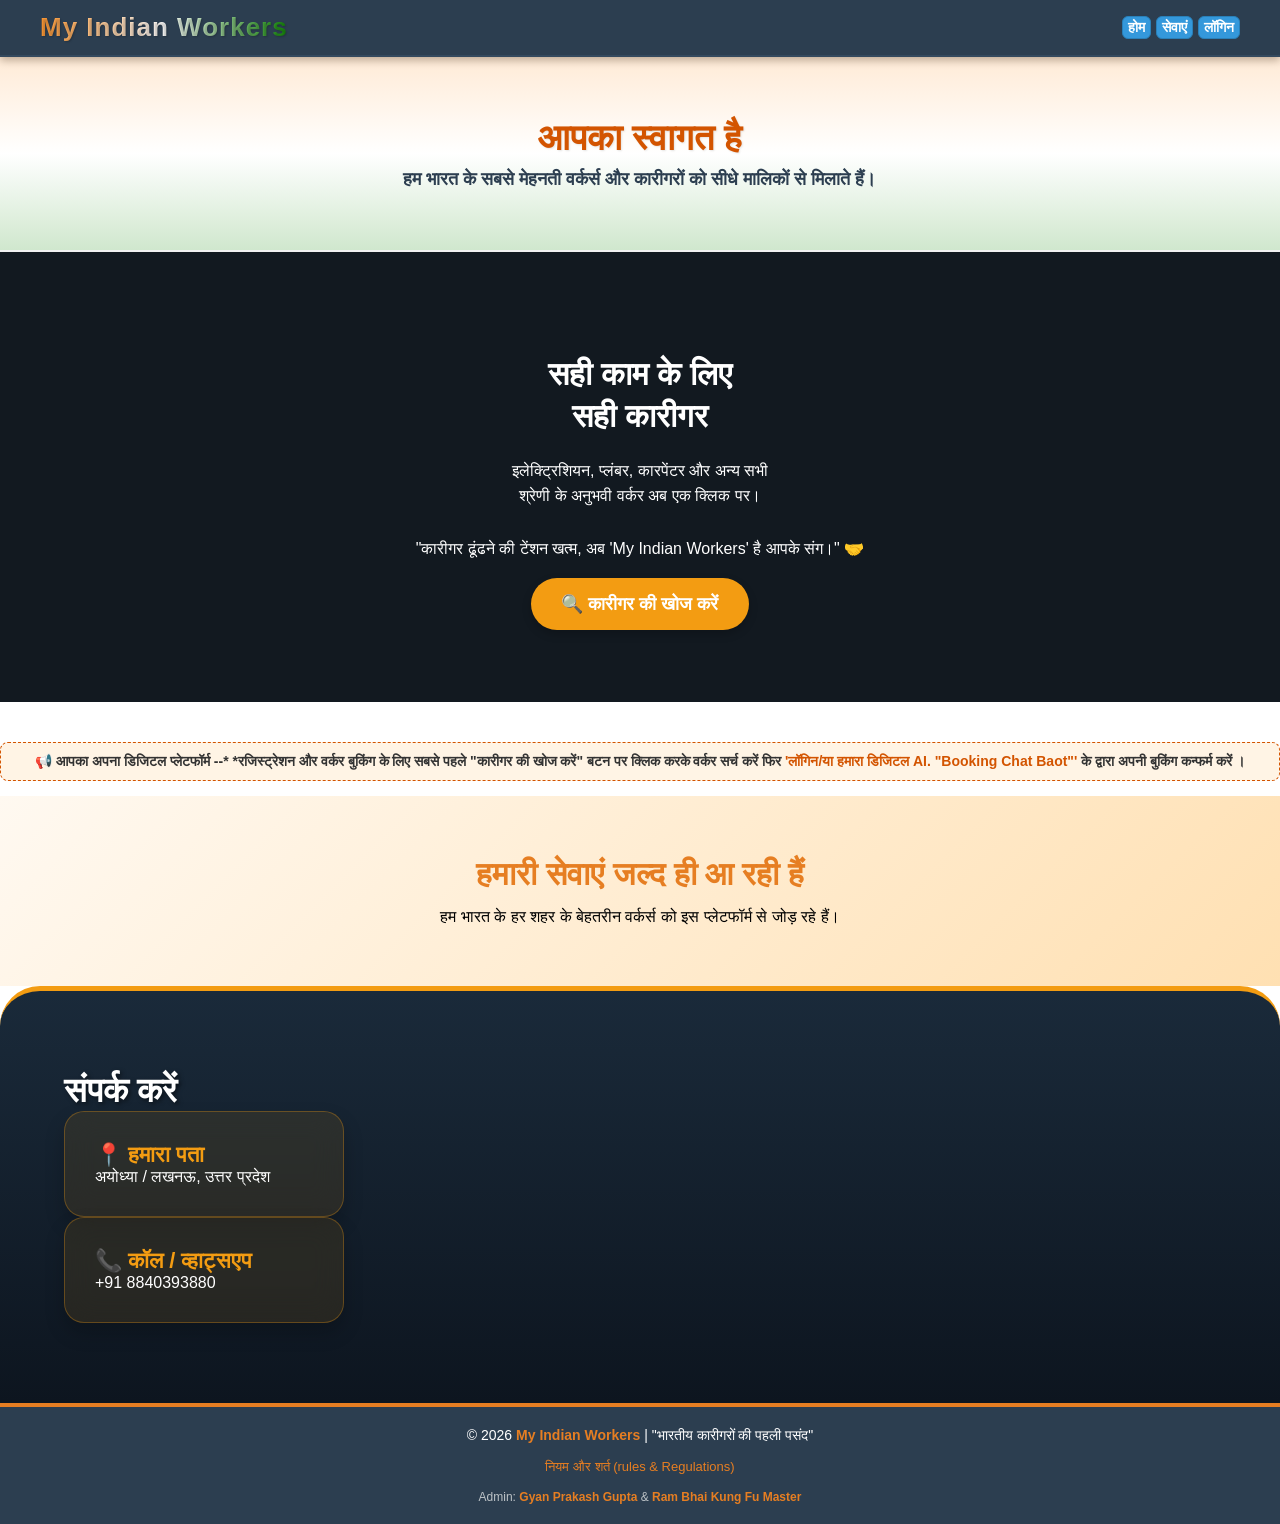
<file: index.html>
<!DOCTYPE html>
<html lang="hi">
<head>
    <meta charset="UTF-8">
    <meta name="viewport" content="width=device-width, initial-scale=1.0">
    <title>My Indian Workers - भरोसेमंद भारतीय कारीगर</title>
    
   
<meta name="description" content="भारत के कुशल कारीगरों और श्रमिकों को काम दिलाने का एक आधुनिक डिजिटल प्लेटफॉर्म।">
<meta name="keywords" content="Indian Workers, Karigar, Service App, My Indian Workers,">


<meta name="google-site-verification" content="KIGJXd9Af2AJUBt31zpOiXykW_VehbHQGLeWhA6-VrI" />


    
    <link rel="stylesheet" href="style.css">
    






    


</head>
<body>
  


<header style="background-color: #2c3e50; padding: 12px 15px; box-shadow: 0 4px 8px rgba(0,0,0,0.3); border-bottom: 2px solid #34495e;">
    <nav style="display: flex; justify-content: space-between; align-items: center; max-width: 1200px; margin: 0 auto; font-family: Arial, sans-serif;">
        
        <div style="font-size: 26px; font-weight: 900; white-space: nowrap; letter-spacing: 1px; 
                    background: linear-gradient(to right, #FF9933, #FFFFFF, #138808); 
                    -webkit-background-clip: text; 
                    -webkit-text-fill-color: transparent;
                    text-shadow: 1px 1px 2px rgba(0,0,0,0.2);">
            My Indian Workers
        </div>

        <ul style="list-style: none; display: flex; align-items: center; gap: 5px; margin: 0; padding: 0;">
            <li>
                <a href="home-content.html" id="navHome" style="text-decoration: none; background-color: #3498db; color: #ffffff !important; padding: 2px 5px; border-radius: 6px; font-weight: bold; font-size: 14px; display: inline-block; border: 1px solid #2980b9;">होम</a>
            </li>
            <li>
                <a href="services.html" id="navServices" style="text-decoration: none; background-color: #3498db; color: #ffffff !important; padding: 2px 5px; border-radius: 6px; font-weight: bold; font-size: 14px; display: inline-block; border: 1px solid #2980b9;">सेवाएं</a>
            </li>
            <li>
                <a href="login-choice.html" id="navLogin" style="text-decoration: none; background-color: #3498db; color: #ffffff !important; padding: 2px 5px; border-radius: 6px; font-weight: bold; font-size: 14px; display: inline-block; border: 1px solid #2980b9;">लॉगिन</a>
            </li>
            
        
            
            
            
            
        </ul>
    </nav>
</header>








    <section id="home" class="tiranga-welcome">
    <div class="welcome-overlay">
           <h2>आपका स्वागत है</h2>
        <p>हम भारत के सबसे मेहनती वर्कर्स और कारीगरों को सीधे मालिकों से मिलाते हैं।</p>
    </div>
</section>

<style>
    /* तिरंगा बैकग्राउंड स्टाइल */
    .tiranga-welcome {
        padding: 60px 20px;
        text-align: center;
        /* तिरंगा ग्रैडिएंट: केसरिया, सफेद, हरा */
        background: linear-gradient(to bottom, 
            rgba(255, 153, 51, 0.2) 0%, 
            rgba(255, 255, 255, 0.9) 50%, 
            rgba(19, 136, 8, 0.2) 100%);
        border-bottom: 2px solid #f1f1f1;
    }

    .welcome-overlay h2 {
        color: #d35400; /* केसरिया रंग का टच */
        font-size: 36px;
        margin-bottom: 10px;
        font-weight: 800;
        text-shadow: 1px 1px 2px rgba(0,0,0,0.1);
    }

    .welcome-overlay p {
        font-size: 18px;
        color: #2c3e50;
        font-weight: 600;
        max-width: 600px;
        margin: 0 auto;
    }

    /* मोबाइल के लिए सुधार */
    @media (max-width: 600px) {
        .welcome-overlay h2 { font-size: 28px; }
        .welcome-overlay p { font-size: 16px; }
    }
</style>

<style>
    .service-card {
        background: white;
        padding: 20px;
        border-radius: 8px;
        box-shadow: 0 2px 5px rgba(0,0,0,0.1);
        width: 150px;
        font-weight: bold;
        border-bottom: 3px solid #e67e22; }
    </style>
 <section id="hero" class="hero-section">
    <div class="hero-overlay">
        <div class="hero-content">
            <h1>सही काम के लिए<br>सही कारीगर</h1>
            <p>इलेक्ट्रिशियन, प्लंबर, कारपेंटर और अन्य सभी<br>श्रेणी के अनुभवी वर्कर अब एक क्लिक पर।</p>
            
     ​"कारीगर ढूंढने की टेंशन खत्म, अब 'My Indian Workers' है आपके संग।" 🤝
        
<div style="text-align: center; margin: 20px;">
    <a href="search.html" style="text-decoration: none;">
        <button style="background: #f39c12; color: white; padding: 15px 30px; border: none; border-radius: 50px; font-weight: bold; font-size: 18px; cursor: pointer; box-shadow: 0 4px 10px rgba(0,0,0,0.2);">
            🔍 कारीगर की खोज करें
        </button>
    </a>
</div>














<div id="results" style="width: 90%; max-width: 500px; margin: 10px auto;"></div>



<div id="searchResults" style="margin-top:20px;"></div>


          
        </div>
    </div>
    
   
    
</section>



</section>
</section> <div id="services-anchor"></div> 
<h2 style="text-align: center; color: #34495e; font-size: 32px; margin-top: 40px;">
    <div id="search-results-container" style="display: none; padding: 20px; background: #fff3e6; border-radius: 15px; margin: 20px auto; max-width: 800px; border: 2px dashed #e67e22; text-align: center;">
    <h3 id="result-title" style="color: #e67e22;"></h3>
    <p id="result-message" style="color: #555;"></p>
    </div>

    
</h2>

<div style="text-align: center; margin: 15px 0; padding: 10px; background: #fff4e5; border-radius: 8px; border: 1px dashed #d35400;">
    <p style="margin: 0; font-size: 14px; color: #333; font-weight: bold;">
        📢 आपका अपना डिजिटल  प्लेटफॉर्म --* *रजिस्ट्रेशन और वर्कर बुकिंग के लिए सबसे पहले "कारीगर की खोज करें" बटन पर क्लिक करके वर्कर सर्च करें फिर 
        <span style="color: #d35400;">'लॉगिन/या हमारा डिजिटल AI. "Booking Chat Baot"'</span>  के द्वारा अपनी बुकिंग कन्फर्म करें ।
    </p>
</div>



<main style="padding: 50px 5%; text-align: center;">
    <h2>हमारी सेवाएं जल्द ही आ रही हैं</h2>
    <p>हम भारत के हर शहर के बेहतरीन वर्कर्स को इस प्लेटफॉर्म से जोड़ रहे हैं।</p>
</main>
<section id="contact">
    <h2>संपर्क करें</h2>
    <div class="contact-container">
        <div class="contact-card-new">
            <h4>📍 हमारा पता</h4>
            <p>अयोध्या / लखनऊ, उत्तर प्रदेश</p>
        </div>

        <div class="contact-card-new">
            <h4>📞 कॉल / व्हाट्सएप</h4>
            <p>+91 8840393880</p>
        </div>
    </div>
</section>



  <footer>
    <p>© 2026 <span class="brand-name">My Indian Workers</span> | "भारतीय कारीगरों की पहली पसंद"</p>
    
    <div class="footer-links">
    <a href="terms.html" target="_blank">नियम और शर्त (rules & Regulations)</a>
</div>

    
    <div class="admin-info">
        Admin: <span class="admin-name">Gyan Prakash Gupta</span> & <span class="admin-name">Ram Bhai Kung Fu Master</span>
    </div>
</footer>










<script src="script.js"></script>


<script>
    
   
    function searchWorkers() {

    const scriptURL = "https://script.google.com/macros/s/AKfycbx7i54hKon1Dizk_ZgP6tpjNolJINeYLxPD4UdncQwMZUpUHgO4GI-NhzSC5o8IpaeZ/exec";
    
    const city = document.getElementById('cityInput').value.trim();
    const work = document.getElementById('workInput').value.trim();
    const display = document.getElementById('searchResults');

    if(!city || !work) {
        alert("कृपया शहर और काम दोनों भरें");
        return;
    }

    // लोडिंग मैसेज
    display.innerHTML = "<p style='text-align:center; color:#d35400;'><b>🔍 खोजा जा रहा है...</b></p>";

    // डेटा मंगाना
    fetch(`${scriptURL}?action=search&city=${encodeURIComponent(city)}&work=${encodeURIComponent(work)}`)
    .then(response => response.json())
    .then(results => {
        display.innerHTML = ""; // मैसेज हटाएँ
 

        if (results && results.length > 0) {
                        results.forEach(worker => {
                display.innerHTML += `
                    <div style="border:1px solid #d35400; padding:15px; margin:10px; border-radius:12px; background:#fff; box-shadow: 0 4px 8px rgba(0,0,0,0.1);">
                        <p style="font-size: 18px; color: #d35400; margin:0;"><b>नाम:</b> ${worker.name}</p>
                        <p style="margin:5px 0;"><b>काम:</b> ${worker.work}</p>
                        <p style="margin:5px 0;"><b>शहर:</b> ${worker.city}</p>
                        <hr style="border:0; border-top:1px solid #eee; margin:10px 0;">
                        <button onclick="window.location.href='owner-form.html'" style="width:100%; background:#27ae60; color:white; border:none; padding:10px; border-radius:8px; cursor:pointer; font-weight:bold;">
                            बुकिंग के लिए संपर्क करें
                        </button>
                    </div>\`;


               
            }); // यह forEach को बंद करेगा
} // 
       
        else {
            display.innerHTML = "<p style='text-align:center; color:red; padding:20px;'>माफ़ करें, इस शहर में कारीगर नहीं मिला।</p>"
        } // else को बंद करने के लि

 })
    .catch(error => { //
        console.error('Error!', error);
        display.innerHTML = "<p style='text-align:center; color:red;'>कनेक्शन फेल। फिर कोशश करें।</p>";
    }); //यह catch को बंद करेगा
} // यह मुख्य function searchWorkers को बंद करेगा


 



</script>



<script id="omnidimension-web-widget" async src="https://omnidim.io/web_widget.js?secret_key=85804bf0bef616966682ef24d4f0f596"></script>

<style>
    /* विजेट के बटन को छोटा और लेफ्ट में करने के लिए */
    #omnidimension-web-widget-container, 
    .omnidimension-chat-launcher {
        left: 20px !important;    /* लेफ्ट साइड में रखने के लिए */
        right: auto !important;   /* राइट साइड से हटाने के लिए */
        bottom: 20px !important;  /* नीचे से दूरी */
        transform: scale(0.8);    /* विजेट को 20% छोटा करने के लिए */
        transform-origin: bottom left;
    }

    /* चैट विंडो को भी लेफ्ट में खोलने के लिए */
    #omnidimension-chat-window {
        left: 20px !important;
        right: auto !important;
    }
</style>



</script>



<script>
function toggleLanguage() {
    const btn = document.getElementById('langBtn');
    
    // बदलने वाले सभी एलिमेंट्स को पकड़ना
    const navHome = document.getElementById('navHome');
    const navServices = document.getElementById('navServices');
    const navLogin = document.getElementById('navLogin');
    const welcomeH2 = document.querySelector('.welcome-overlay h2');
    const welcomeP = document.querySelector('.welcome-overlay p');
    const heroH1 = document.querySelector('.hero-content h1');
    const heroP = document.querySelector('.hero-content p');
    const searchBtn = document.querySelector('#hero button');
    const noticeP = document.querySelector('div[style*="background: #fff4e5"] p');
    const comingSoonH2 = document.querySelector('main h2');
    const comingSoonP = document.querySelector('main p');
    const contactH2 = document.querySelector('#contact h2');
    const footerText = document.querySelector('footer p');

    if (btn.innerText === "English") {
        btn.innerText = "हिंदी";
        
        // --- ENGLISH TEXT ---
        navHome.innerText = "Home";
        navServices.innerText = "Services";
        navLogin.innerText = "Login";
        welcomeH2.innerText = "Welcome";
        welcomeP.innerText = "Connecting India's most hardworking workers directly with owners.";
        heroH1.innerHTML = "Right Workers<br>For Right Work";
        heroP.innerHTML = "Electricians, Plumbers, Carpenters and more<br>now just a click away.";
        if(searchBtn) searchBtn.innerText = "🔍 Search Workers";
        if(noticeP) noticeP.innerHTML = "📢 Your Digital Platform --* For registration and booking, first click 'Search Workers' button then confirm through <span style='color: #d35400;'>'Login/AI Booking Chatbot'</span>.";
        comingSoonH2.innerText = "Our Services Coming Soon";
        comingSoonP.innerText = "Connecting best workers from every city of India.";
        contactH2.innerText = "Contact Us";
        footerText.innerHTML = "© 2026 <span class='brand-name'>My Indian Workers</span> | 'First choice of Indian Workers'";
    } else {
        btn.innerText = "English";
        
        // --- वापस हिंदी टेक्स्ट ---
        navHome.innerText = "होम";
        navServices.innerText = "सेवाएं";
        navLogin.innerText = "लॉगिन";
        welcomeH2.innerText = "आपका स्वागत है";
        welcomeP.innerText = "हम भारत के सबसे मेहनती वर्कर्स और कारीगरों को सीधे मालिकों से मिलाते हैं।";
        heroH1.innerHTML = "सही काम के लिए<br>सही कारीगर";
        heroP.innerHTML = "इलेक्ट्रिशियन, प्लंबर, कारपेंटर और अन्य सभी<br>श्रेणी के अनुभवी वर्कर अब एक क्लिक पर।";
        if(searchBtn) searchBtn.innerText = "🔍 कारीगर की खोज करें";
        if(noticeP) noticeP.innerHTML = "📢 आपका अपना डिजिटल प्लेटफॉर्म --* रजिस्ट्रेशन और वर्कर बुकिंग के लिए सबसे पहले 'कारीगर की खोज करें' बटन पर क्लिक करके वर्कर सर्च करें फिर <span style='color: #d35400;'>'लॉगिन/या हमारा डिजिटल AI. \"Booking Chat Baot\"'</span> के द्वारा अपनी बुकिंग कन्फर्म करें ।";
        comingSoonH2.innerText = "हमारी सेवाएं जल्द ही आ रही हैं";
        comingSoonP.innerText = "हम भारत के हर शहर के बेहतरीन वर्कर्स को इस प्लेटफॉर्म से जोड़ रहे हैं।";
        contactH2.innerText = "संपर्क करें";
        footerText.innerHTML = "© 2026 <span class='brand-name'>My Indian Workers</span> | 'भारतीय कारीगरों की पहली पसंद'";
    }
}
</script>









</body>
</html>
</file>
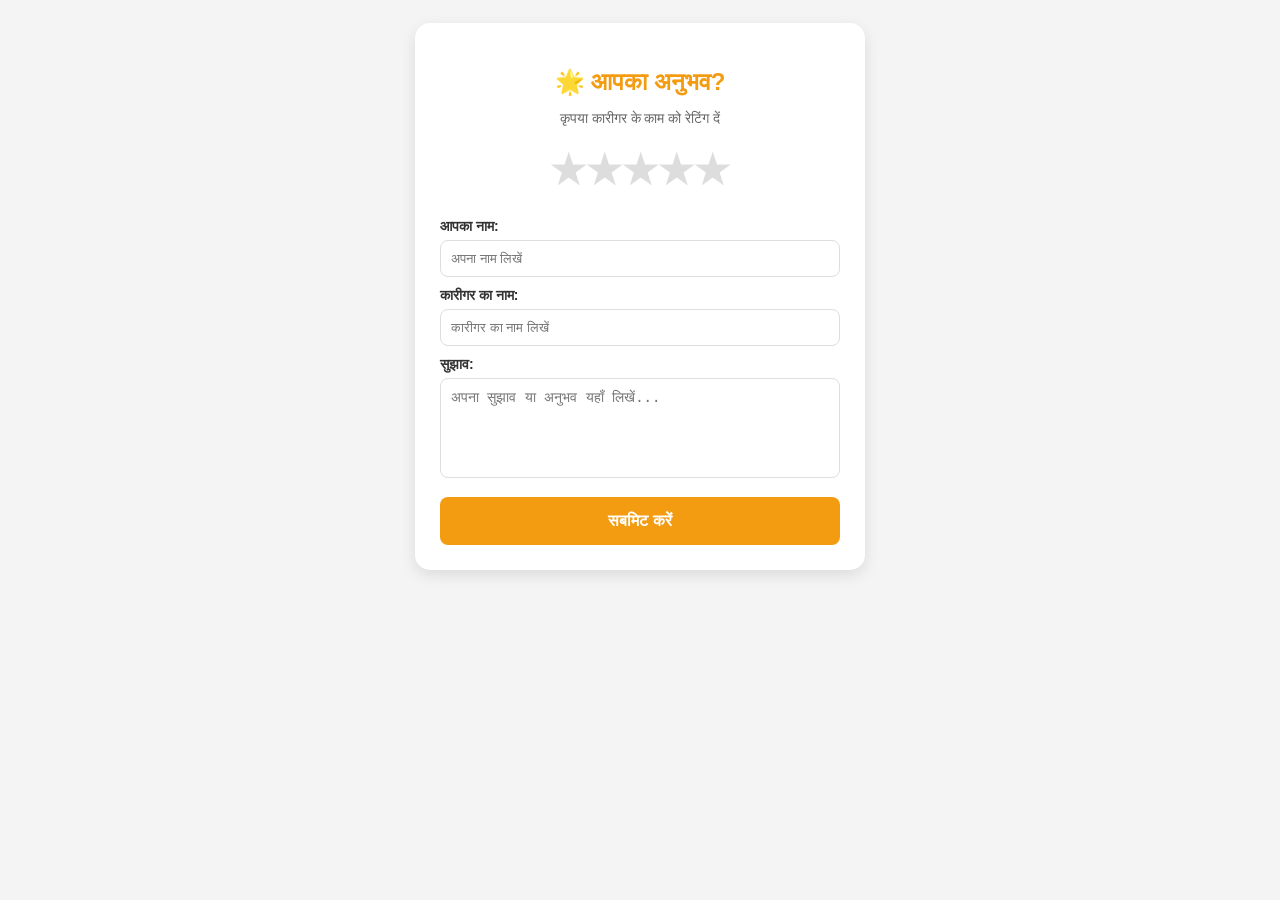
<file: feedback.html>
<!DOCTYPE html>
<html lang="hi">
<head>
    <meta charset="UTF-8">
    <meta name="viewport" content="width=device-width, initial-scale=1.0">
    <title>फीडबैक और रेटिंग - My Indian Workers</title>
    <style>
        body { font-family: 'Segoe UI', sans-serif; background: #f4f4f4; padding: 15px; display: flex; justify-content: center; }
        .feedback-card { background: white; padding: 25px; border-radius: 15px; box-shadow: 0 5px 15px rgba(0,0,0,0.1); width: 100%; max-width: 400px; text-align: center; }
        h2 { color: #f39c12; margin-bottom: 10px; }
        .stars { margin: 20px 0; display: flex; justify-content: center; flex-direction: row-reverse; }
        .stars input { display: none; }
        .stars label { font-size: 40px; color: #ddd; cursor: pointer; transition: 0.2s; }
        .stars input:checked ~ label { color: #f39c12; }
        .stars label:hover, .stars label:hover ~ label { color: #f1c40f; }
        textarea { width: 100%; height: 100px; padding: 10px; border: 1px solid #ddd; border-radius: 8px; resize: none; box-sizing: border-box; font-size: 14px; }
        input[type="text"] { width: 100%; padding: 10px; margin-bottom: 10px; border: 1px solid #ddd; border-radius: 8px; box-sizing: border-box; }
        .btn-submit { background: #f39c12; color: white; border: none; padding: 15px; width: 100%; border-radius: 8px; font-weight: bold; cursor: pointer; margin-top: 15px; font-size: 16px; }
        .success-msg { display: none; color: #27ae60; font-weight: bold; margin-top: 20px; }
        label { display: block; text-align: left; font-size: 14px; margin-bottom: 5px; color: #333; font-weight: bold; }
    </style>
</head>
<body>

<div class="feedback-card">
    <h2>🌟 आपका अनुभव?</h2>
    <p style="font-size: 14px; color: #666;">कृपया कारीगर के काम को रेटिंग दें</p>

    <form id="feedbackForm">
        <div class="stars">
            <input type="radio" name="rating" value="5" id="star5"><label for="star5">★</label>
            <input type="radio" name="rating" value="4" id="star4"><label for="star4">★</label>
            <input type="radio" name="rating" value="3" id="star3"><label for="star3">★</label>
            <input type="radio" name="rating" value="2" id="star2"><label for="star2">★</label>
            <input type="radio" name="rating" value="1" id="star1"><label for="star1">★</label>
        </div>

        <label>आपका नाम:</label>
        <input type="text" id="fbName" placeholder="अपना नाम लिखें" required>
        
        <label>कारीगर का नाम:</label>
        <input type="text" id="workerName" placeholder="कारीगर का नाम लिखें" required>
        
        <label>सुझाव:</label>
        <textarea id="fbComment" placeholder="अपना सुझाव या अनुभव यहाँ लिखें..."></textarea>

        <button type="submit" id="submitBtn" class="btn-submit">सबमिट करें</button>
    </form>

    <div id="thankYou" class="success-msg">
        ✅ धन्यवाद! आपका फीडबैक हमें मिल गया है।
        <br><br>
        <a href="index.html" style="color: #2980b9; text-decoration: none;">मुख्य पेज पर जाएं</a>
    </div>
</div>

<script>
    // आपका सही URL यहाँ है
    const SCRIPT_URL = "https://script.google.com/macros/s/AKfycbwVU769fXEPMgZksSNyEr32mQOI90OcsGNmTFOAPWKT_IwHg03MZTm3Z23gFvp1b6Y/exec";

    document.getElementById('feedbackForm').addEventListener('submit', function(e) {
        e.preventDefault();
        
        const btn = document.getElementById('submitBtn');
        const rating = document.querySelector('input[name="rating"]:checked');
        const name = document.getElementById('fbName').value;
        const worker = document.getElementById('workerName').value;
        const comment = document.getElementById('fbComment').value;

        if (!rating) {
            alert("कृपया स्टार रेटिंग चुनें!");
            return;
        }

        btn.innerText = "⏳ सबमिट हो रहा है...";
        btn.disabled = true;

        // डेटा ऑब्जेक्ट जिसमें वर्कर का नाम भी शामिल है
        const data = {
            name: name,
            rating: rating.value,
            comment: comment,
            workerName: worker
        };

        // Google Sheet पर डेटा भेजना
        fetch(SCRIPT_URL, {
            method: 'POST',
            mode: 'no-cors',
            body: JSON.stringify(data)
        }).then(() => {
            document.getElementById('feedbackForm').style.display = 'none';
            document.getElementById('thankYou').style.display = 'block';
        }).catch(err => {
            console.error(err);
            alert("कुछ गड़बड़ हुई, दोबारा कोशिश करें।");
            btn.innerText = "सबमिट करें";
            btn.disabled = false;
        });
    });
</script>

</body>
</html>
</file>
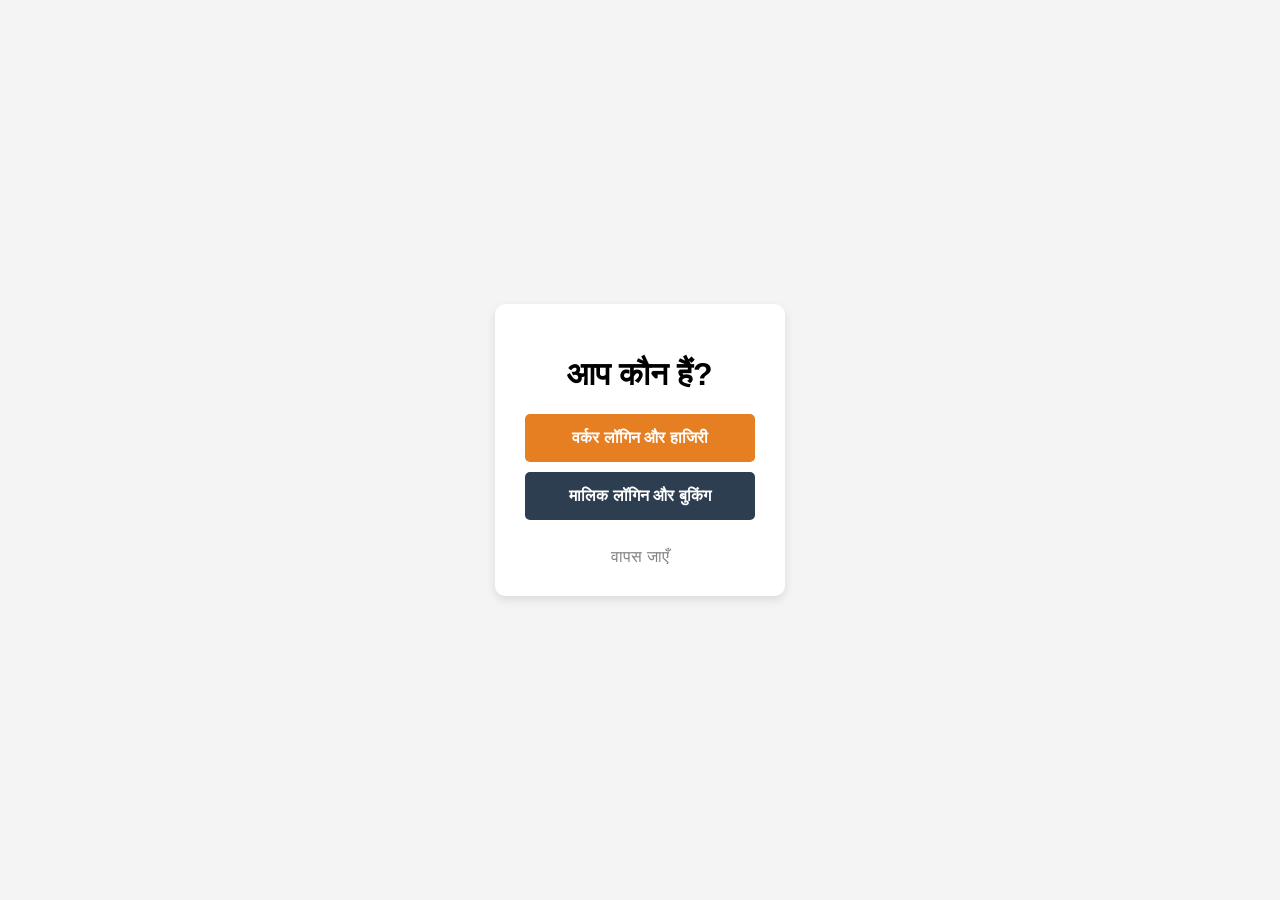
<file: login-choice.html>
<!DOCTYPE html>
<html lang="hi">
<head>
    <meta charset="UTF-8">
    <meta name="viewport" content="width=device-width, initial-scale=1.0">
    <title>लॉगिन चुनाव</title>
    <style>
        body { font-family: sans-serif; display: flex; justify-content: center; align-items: center; height: 100vh; background: #f4f4f4; margin: 0; }
        .box { background: white; padding: 30px; border-radius: 10px; text-align: center; box-shadow: 0 4px 10px rgba(0,0,0,0.1); }
        .btn { display: block; width: 200px; padding: 15px; margin: 10px auto; text-decoration: none; color: white; font-weight: bold; border-radius: 5px; }
        .worker { background: #e67e22; } /* वर्कर के लिए ऑरेंज */
        .owner { background: #2c3e50; }  /* मालिक के लिए डार्क ब्लू */
    </style>
</head>
<body>
    <div class="box">
    <h1>आप कौन हैं?</h1>
    <a href="worker-form.html" class="btn worker">वर्कर लॉगिन और हाजिरी</a> 
    <a href="owner-form.html" class="btn owner">मालिक लॉगिन और बुकिंग</a>
    <br>
    <a href="index.html" style="color: gray; text-decoration: none;">वापस जाएँ</a>
</div>

</body>
</html>
</file>
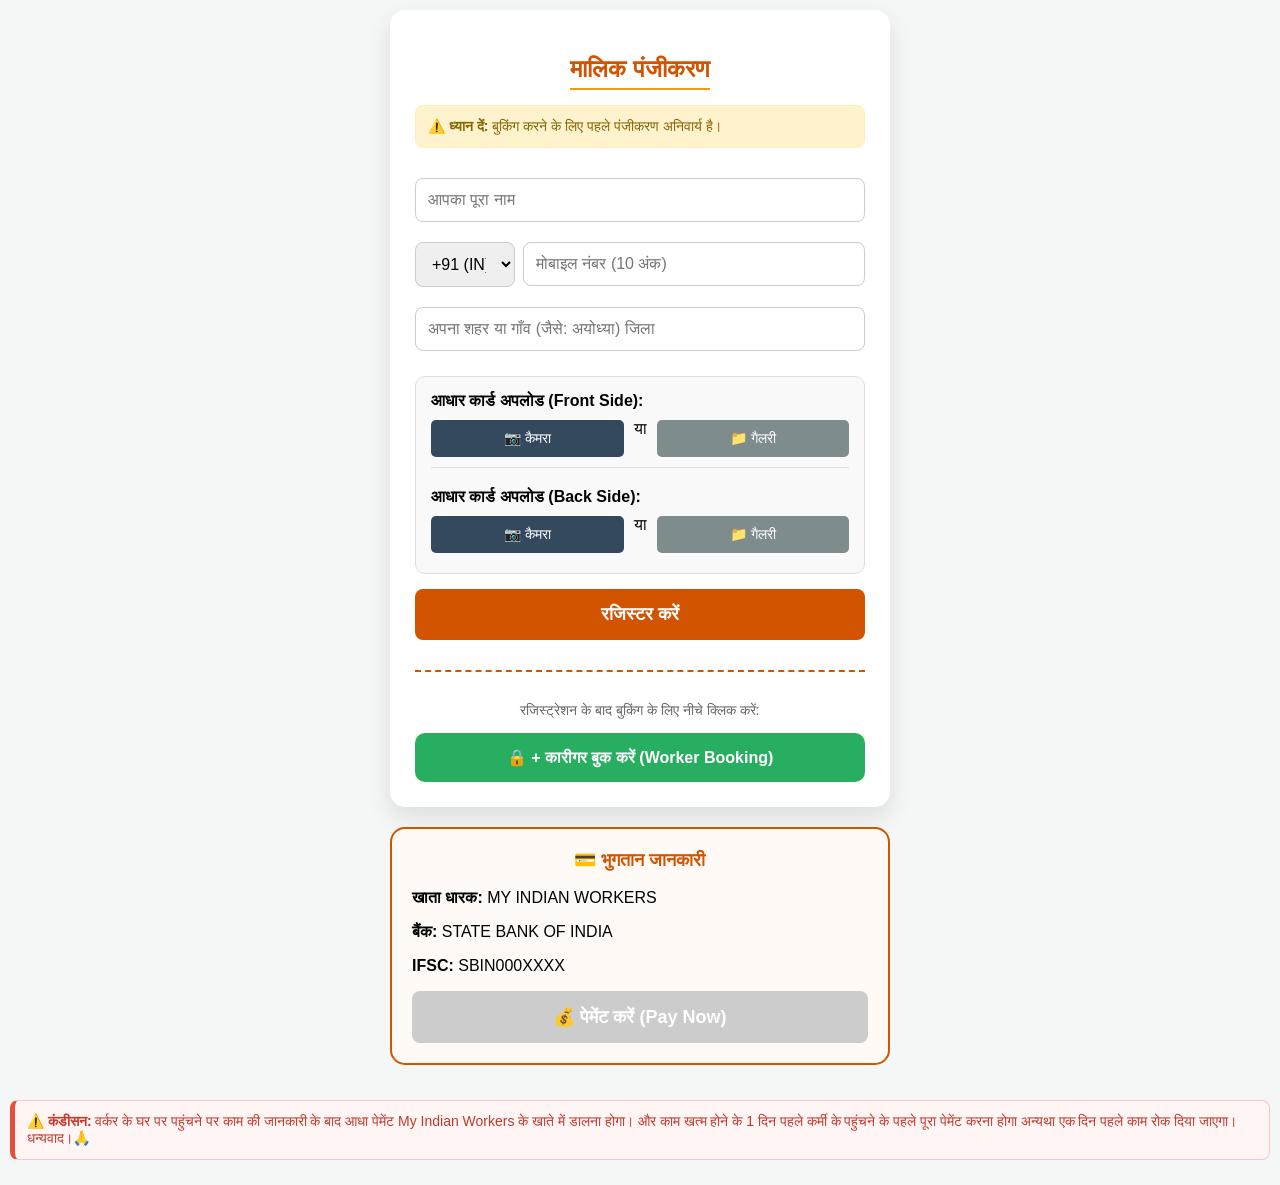
<file: owner-form.html>
<!DOCTYPE html>
<html lang="hi">
<head>
    <meta charset="UTF-8">
    <meta name="viewport" content="width=device-width, initial-scale=1.0">
    <title>मालिक पंजीकरण और बुकिंग - My Indian Workers</title>
    <style>
        body { background-color: #f4f7f6; font-family: 'Segoe UI', sans-serif; display: flex; flex-direction: column; align-items: center; min-height: 100vh; margin: 0; padding: 10px; box-sizing: border-box; }
        .form-card { background: white; padding: 25px; border-radius: 15px; box-shadow: 0 10px 25px rgba(0,0,0,0.1); width: 100%; max-width: 500px; text-align: center; margin-bottom: 20px; box-sizing: border-box; }
        h2 { color: #d35400; margin-bottom: 15px; font-size: 24px; border-bottom: 2px solid #f39c12; display: inline-block; padding-bottom: 5px; }
        input, select, textarea { width: 100%; padding: 12px; margin: 10px 0; border: 1px solid #ccc; border-radius: 8px; font-size: 16px; box-sizing: border-box; }
        .input-group { display: flex; gap: 8px; align-items: center; margin: 10px 0; }
        .input-group select { width: 100px; margin: 0; flex-shrink: 0; }
        .input-group input { margin: 0; flex: 1; }
        .submit-btn { width: 100%; background-color: #d35400; color: white; border: none; padding: 15px; border-radius: 8px; font-size: 18px; font-weight: bold; cursor: pointer; transition: 0.3s; }
        .submit-btn:hover { background-color: #e67e22; }
        .warning-box { background: #fff3cd; color: #856404; padding: 12px; border-radius: 8px; margin-bottom: 20px; border: 1px solid #ffeeba; font-size: 14px; text-align: left; }
        .upload-section { text-align: left; margin: 15px 0; border: 1px solid #ddd; padding: 15px; border-radius: 10px; background-color: #f9f9f9; }
        .bank-card { width: 100%; max-width: 500px; padding: 20px; border: 2px solid #d35400; border-radius: 15px; background: #fffaf5; text-align: left; box-sizing: border-box; margin-bottom: 20px; }
    </style>
</head>
<body>

<div class="form-card">
    <h2>मालिक पंजीकरण</h2>
    <div class="warning-box"><strong>⚠️ ध्यान दें:</strong> बुकिंग करने के लिए पहले पंजीकरण अनिवार्य है।</div>

    <form id="ownerForm">
        <input type="text" name="regName" id="regName" placeholder="आपका पूरा नाम" required>
        <div class="input-group">
            <select name="countryCode">
                <option value="+91">+91 (IN)</option>
                <option value="+966">+966 (SA)</option>
            </select>
            <input type="tel" name="regMobile" id="regMobile" placeholder="मोबाइल नंबर (10 अंक)" maxlength="10" required>
        </div>
        <input type="text" name="regCity" id="regCity" placeholder="अपना शहर या गाँव (जैसे: अयोध्या) जिला" required>
        
        <div class="upload-section">
            <label style="font-weight: bold; display: block; margin-bottom: 10px;">आधार कार्ड अपलोड (Front Side):</label>
            <div style="display: flex; gap: 10px; margin-bottom: 15px;">
                <button type="button" onclick="document.getElementById('aadharFrontCam').click()" style="flex: 1; padding: 10px; background: #34495e; color: white; border: none; border-radius: 5px; cursor: pointer; font-size: 14px;">📷 कैमरा</button>
                या
                <button type="button" onclick="document.getElementById('aadharFrontFile').click()" style="flex: 1; padding: 10px; background: #7f8c8d; color: white; border: none; border-radius: 5px; cursor: pointer; font-size: 14px;">📁 गैलरी</button>
            </div>
            <input type="file" id="aadharFrontCam" accept="image/*" capture="camera" style="display: none;" onchange="updateStatus(this, 'frontStatus')">
            <input type="file" id="aadharFrontFile" accept="image/*" style="display: none;" onchange="updateStatus(this, 'frontStatus')">
            <small id="frontStatus" style="color: #27ae60; display: block; margin-top: -10px; font-weight: bold; margin-bottom: 15px;"></small>

            <hr style="border: 0; border-top: 1px solid #ddd; margin: 20px 0;">

            <label style="font-weight: bold; display: block; margin-bottom: 10px;">आधार कार्ड अपलोड (Back Side):</label>
            <div style="display: flex; gap: 10px; margin-bottom: 15px;">
                <button type="button" onclick="document.getElementById('aadharBackCam').click()" style="flex: 1; padding: 10px; background: #34495e; color: white; border: none; border-radius: 5px; cursor: pointer; font-size: 14px;">📷 कैमरा</button>
                या
                <button type="button" onclick="document.getElementById('aadharBackFile').click()" style="flex: 1; padding: 10px; background: #7f8c8d; color: white; border: none; border-radius: 5px; cursor: pointer; font-size: 14px;">📁 गैलरी</button>
            </div>
            <input type="file" id="aadharBackCam" accept="image/*" capture="camera" style="display: none;" onchange="updateStatus(this, 'backStatus')">
            <input type="file" id="aadharBackFile" accept="image/*" style="display: none;" onchange="updateStatus(this, 'backStatus')">
            <small id="backStatus" style="color: #27ae60; display: block; margin-top: -10px; font-weight: bold;"></small>
        </div>

        <button type="submit" id="ownerSubmitBtn" class="submit-btn">रजिस्टर करें</button>
    </form>

    <hr style="margin: 30px 0; border: 0; border-top: 2px dashed #d35400;">
    <div id="bookingContainer">
        <p style="font-size: 14px; color: #666;">रजिस्ट्रेशन के बाद बुकिंग के लिए नीचे क्लिक करें:</p>
        <button type="button" id="mainBookingBtn" onclick="showBookingForm()" disabled 
        style="width: 100%; padding: 15px; background: #27ae60; color: white; border: none; border-radius: 10px; font-weight: bold; font-size: 16px; cursor: pointer;">
         🔒  + कारीगर बुक करें (Worker Booking)
        </button>
        <section id="booking-section" style="display: none; padding: 15px; background: #fdf2e9; border-radius: 15px; margin-top: 20px;">
            <h3 style="color: #d35400;">कारीगर बुक करें</h3>
            <form id="bookingForm">
                <input type="text" name="ownerName" id="bookOwnerName" placeholder="आपका नाम" required>
                <input type="tel" name="regMobile" id="bookMobile" placeholder="मोबाइल नंबर" maxlength="10" required>
                <select name="serviceType" id="serviceType" required>
                    <option value="">कौन सा काम है?</option>
                 
        <option value="Plumber">प्लंबर (Plumber)</option>
        <option value="Electrician">इलेक्ट्रीशियन (Electrician)</option>
        <option value="Carpenter">बढ़ई (Carpenter)</option>
        <option value="Mason">राजमिस्त्री (Mason)</option>
        <option value="Painter">पेंटर (Painter)</option>
        <option value="Welder">वेल्डर (Welder)</option>
        <option value="AC Mechanic">एसी मैकेनिक (AC Mechanic)</option>
        <option value="Tiles Mistri">टाइल्स मिस्त्री (Tiles Mistri)</option>
        <option value="Labour">मजदूर (Labour)</option>
        <option value="Other">अन्य (Other)</option>
                </select>
                <textarea name="address" id="regAddress" placeholder="पूरा पता लिखें" required></textarea>
                <button type="submit" id="bookSubmitBtn" class="submit-btn" style="background:#27ae60;">बुकिंग कन्फर्म करें ✅</button>
            </form>
        </section>
    </div>
</div>

<div class="bank-card">
    <h3 style="color:#d35400; margin-top:0; font-size:18px; text-align: center;">💳 भुगतान जानकारी</h3>
    <p><strong>खाता धारक:</strong> MY INDIAN WORKERS</p>
    <p><strong>बैंक:</strong> STATE BANK OF INDIA</p>
    <p><strong>IFSC:</strong> SBIN000XXXX</p>
    <button type="button" id="payNowBtn" class="submit-btn" onclick="window.location.href='payment-success.html'" style="background-color: #ccc; cursor: not-allowed;" disabled>💰 पेमेंट करें (Pay Now)</button>
</div>

<div style="background: #fff5f5; color: #c0392b; padding: 12px; border-radius: 8px; font-size: 14px; margin: 15px 0; text-align: left; border: 1px solid #f5c6cb; border-left: 5px solid #e74c3c; font-weight: 500;">
    <strong>⚠️ कंडीसन:</strong> वर्कर के घर पर पहुंचने पर काम की जानकारी के बाद आधा पेमेंट My Indian Workers के खाते में डालना होगा। और काम खत्म होने के 1 दिन पहले कर्मी के पहुंचने के पहले पूरा पेमेंट करना होगा अन्यथा एक दिन पहले काम रोक दिया जाएगा। धन्यवाद।🙏
</div>

<script>
const SCRIPT_URL = "https://script.google.com/macros/s/AKfycbx7i54hKon1Dizk_ZgP6tpjNolJINeYLxPD4UdncQwMZUpUHgO4GI-NhzSC5o8IpaeZ/exec";

function updateStatus(input, statusId) {
    if (input.files && input.files[0]) {
        document.getElementById(statusId).innerText = "✅ फाइल: " + input.files[0].name;
    }
}

function showBookingForm() {
    document.getElementById("booking-section").style.display = "block";
    document.getElementById("booking-section").scrollIntoView({ behavior: 'smooth' });
}

// नया Image Compressor फंक्शन (आधार कार्ड के लिए बेहतरीन क्वालिटी)
async function compressAadhar(file) {
    return new Promise((resolve) => {
        const reader = new FileReader();
        reader.readAsDataURL(file);
        reader.onload = (event) => {
            const img = new Image();
            img.src = event.target.result;
            img.onload = () => {
                const canvas = document.createElement('canvas');
                let width = img.width;
                let height = img.height;

                // आधार के लिए 1000px चौड़ाई काफी है (साफ भी दिखेगा और KB में भी रहेगा)
                const MAX_WIDTH = 1000;
                if (width > MAX_WIDTH) {
                    height *= MAX_WIDTH / width;
                    width = MAX_WIDTH;
                }

                canvas.width = width;
                canvas.height = height;
                const ctx = canvas.getContext('2d');
                ctx.drawImage(img, 0, 0, width, height);

                // 0.7 क्वालिटी (70%) - साइज कम और लिखावट साफ
                const dataUrl = canvas.toDataURL('image/jpeg', 0.7);
                resolve(dataUrl.split(',')[1]);
            };
        };
    });
}

// पंजीकरण सबमिट लॉजिक
document.getElementById('ownerForm').addEventListener('submit', async function(e) {
    e.preventDefault();
    const btn = document.getElementById('ownerSubmitBtn');
    btn.innerText = "⏳ रजिस्ट्रेशन डाटा अपलोड हो रहा है...";
    btn.disabled = true;

    const data = {
        userType: 'owner',
        regName: document.getElementById('regName').value,
        regMobile: document.getElementById('regMobile').value,
        regCity: document.getElementById('regCity').value
    };

    const frontFile = document.getElementById('aadharFrontCam').files[0] || document.getElementById('aadharFrontFile').files[0];
    const backFile = document.getElementById('aadharBackCam').files[0] || document.getElementById('aadharBackFile').files[0];

    try {
        if (frontFile) {
            data.frontFileData = await compressAadhar(frontFile); // कंप्रेस यहाँ हो रहा है
            data.frontFileName = "Front_" + data.regMobile + "_" + Date.now() + ".jpg";
        }
        if (backFile) {
            data.backFileData = await compressAadhar(backFile); // कंप्रेस यहाँ हो रहा है
            data.backFileName = "Back_" + data.regMobile + "_" + Date.now() + ".jpg";
        }

        sendData(data, "रजिस्ट्रेशन और फोटो अपलोड सफल! अब आप बुकिंग कर सकते हैं");
    } catch (err) {
        alert("फोटो प्रोसेस करने में दिक्कत आई");
        btn.disabled = false;
        btn.innerText = "रजिस्टर करें";
    }
});

// बुकिंग और डेटा भेजने के पुराने फंक्शन पहले जैसे ही रहेंगे...
document.getElementById('bookingForm').addEventListener('submit', function(e) {
    e.preventDefault();
    const btn = document.getElementById('bookSubmitBtn');
    const payBtn = document.getElementById('payNowBtn');
    btn.innerText = "⏳ बुकिंग दर्ज हो रही है...";
    btn.disabled = true;
    const data = {
        userType: 'booking',
        regName: document.getElementById('bookOwnerName').value,
        regMobile: document.getElementById('bookMobile').value,
        serviceType: document.getElementById('serviceType').value,
        regAddress: document.getElementById('regAddress').value
    };
    fetch(SCRIPT_URL, {
        method: 'POST',
        body: JSON.stringify(data)
    })
    .then(res => {
        alert("✅ आपकी बुकिंग सफल हुई! अब आप नीचे दिए गए बटन से पेमेंट कर सकते हैं।");
        payBtn.disabled = false;
        payBtn.style.backgroundColor = "#d35400";
        payBtn.style.cursor = "pointer";
        btn.innerText = "बुकिंग सफल ✅";
        payBtn.scrollIntoView({ behavior: 'smooth' });
    })
    .catch(err => {
        alert("कुछ तकनीकी समस्या आई");
        payBtn.disabled = false;
        payBtn.style.backgroundColor = "#d35400";
    });
});

function sendData(payload, successMsg) {
    fetch(SCRIPT_URL, {
        method: 'POST',
        body: JSON.stringify(payload)
    })
    .then(res => res.json())
    .then(response => {
        alert(successMsg);
        if (payload.userType === 'owner') {
            document.getElementById('mainBookingBtn').disabled = false;
            document.getElementById('mainBookingBtn').innerHTML = "✅ + कारीगर बुक करें (Worker Booking)";
            showBookingForm();
            document.getElementById('ownerSubmitBtn').innerText = "रजिस्टर हो गया ✅";
        }
    })
    .catch(err => {
        if (payload.userType === 'owner') {
            document.getElementById('mainBookingBtn').disabled = false;
            showBookingForm();
        }
    });
}
</script>
</body>
</html>
</file>
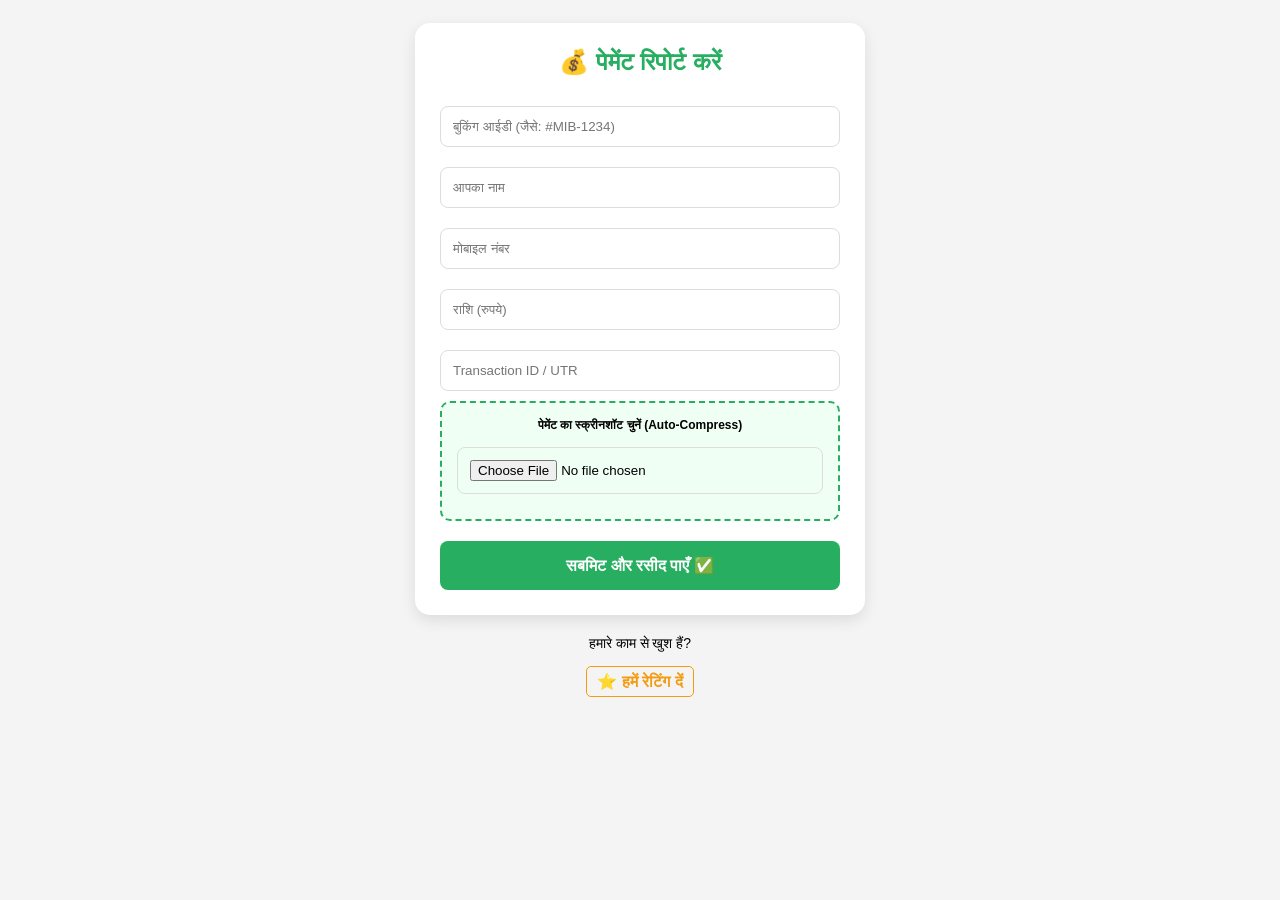
<file: payment.html>
<!DOCTYPE html>
<html lang="hi">
<head>
    <meta charset="UTF-8">
    <meta name="viewport" content="width=device-width, initial-scale=1.0">
    <title>भुगतान रसीद - My Indian Workers</title>
    <style>
        body { font-family: 'Segoe UI', sans-serif; background-color: #f4f4f4; padding: 15px; display: flex; flex-direction: column; align-items: center; }
        .payment-card, .receipt-card { background: white; padding: 25px; border-radius: 15px; box-shadow: 0 5px 15px rgba(0,0,0,0.1); width: 100%; max-width: 400px; }
        h2 { color: #27ae60; text-align: center; margin-top: 0; }
        input { width: 100%; padding: 12px; margin: 10px 0; border: 1px solid #ddd; border-radius: 8px; box-sizing: border-box; }
        .btn-pay, .btn-print { background-color: #27ae60; color: white; border: none; padding: 15px; width: 100%; border-radius: 8px; font-weight: bold; cursor: pointer; font-size: 16px; margin-top: 10px; }
        .btn-print { background-color: #2980b9; }
        .upload-box { border: 2px dashed #27ae60; padding: 15px; text-align: center; border-radius: 10px; margin-bottom: 10px; background: #f0fff4; }
        
        #receiptSection { display: none; border: 2px solid #27ae60; position: relative; }
        .receipt-logo { font-size: 20px; font-weight: bold; color: #d35400; border-bottom: 2px solid #eee; padding-bottom: 10px; margin-bottom: 15px; }
        .receipt-row { display: flex; justify-content: space-between; margin: 10px 0; border-bottom: 1px dashed #eee; padding-bottom: 5px; }
        .receipt-footer { text-align: center; font-size: 12px; color: #7f8c8d; margin-top: 20px; }
        .success-mark { color: #27ae60; font-size: 50px; margin: 10px 0; }

        @media print {
            body * { visibility: hidden; }
            #receiptSection, #receiptSection * { visibility: visible; }
            #receiptSection { position: absolute; left: 0; top: 0; width: 100%; border: none; }
            .btn-print, .btn-pay { display: none; }
        }
    </style>
</head>
<body>

<div class="payment-card" id="formSection">
    <h2>💰 पेमेंट रिपोर्ट करें</h2>
    <form id="paymentForm">
        <input type="text" id="payMibId" placeholder="बुकिंग आईडी (जैसे: #MIB-1234)" required>
        <input type="text" id="payName" placeholder="आपका नाम" required>
        <input type="tel" id="payMobile" placeholder="मोबाइल नंबर" maxlength="10" required>
        <input type="number" id="payAmount" placeholder="राशि (रुपये)" required>
        <input type="text" id="payTxn" placeholder="Transaction ID / UTR" required>
        <div class="upload-box">
            <label style="display:block; margin-bottom:5px; font-size:12px; font-weight:bold;">पेमेंट का स्क्रीनशॉट चुनें (Auto-Compress)</label>
            <input type="file" id="payScreenshot" accept="image/*" required>
        </div>
        <button type="submit" id="paySubmitBtn" class="btn-pay">सबमिट और रसीद पाएँ ✅</button>
    </form>
</div>

<div class="receipt-card" id="receiptSection">
    <div class="receipt-logo">MY INDIAN WORKERS</div>
    <div style="text-align: center;"><span class="success-mark">✔</span></div>
    <h3 style="text-align: center; margin-top: 0;">भुगतान रसीद</h3>
    
    <div class="receipt-row"><strong>दिनांक:</strong> <span id="rDate"></span></div>
    <div class="receipt-row"><strong>बुकिंग आईडी (MIB ID):</strong> <span id="rMibId" style="font-weight:bold; color:#d35400;"></span></div>
    <div class="receipt-row"><strong>नाम:</strong> <span id="rName"></span></div>
    <div class="receipt-row"><strong>मोबाइल:</strong> <span id="rMobile"></span></div>
    <div class="receipt-row"><strong>राशि:</strong> <span id="rAmount"></span></div>
    <div class="receipt-row"><strong>ट्रांजैक्शन आईडी:</strong> <span id="rTxn"></span></div>
    <div class="receipt-row"><strong>स्थिति:</strong> <span style="color: green; font-weight: bold;">सफल (Verified)</span></div>

    <div class="receipt-footer">
        यह एक सिस्टम जनरेटेड रसीद है।<br>
        सपोर्ट के लिए संपर्क करें: My Indian Workers
    </div>
    
    <button class="btn-print" onclick="window.print()">📥 रसीद डाउनलोड / प्रिंट करें</button>
    <button class="btn-pay" onclick="location.reload()" style="background: #7f8c8d;">एक और पेमेंट रिपोर्ट करें</button>
</div>

<p style="margin-top: 20px; font-size: 14px;">हमारे काम से खुश हैं?</p>
<a href="feedback.html" style="color: #f39c12; font-weight: bold; text-decoration: none; border: 1px solid #f39c12; padding: 5px 10px; border-radius: 5px;">⭐ हमें रेटिंग दें</a>


<script>
    const SCRIPT_URL = "https://script.google.com/macros/s/AKfycbx7i54hKon1Dizk_ZgP6tpjNolJINeYLxPD4UdncQwMZUpUHgO4GI-NhzSC5o8IpaeZ/exec";

    document.getElementById('paymentForm').addEventListener('submit', async function(e) {
        e.preventDefault();
        const btn = document.getElementById('paySubmitBtn');
        
        const pMibId = document.getElementById('payMibId').value; 
        const pName = document.getElementById('payName').value;
        const pMobile = document.getElementById('payMobile').value;
        const pAmount = document.getElementById('payAmount').value;
        const pTxn = document.getElementById('payTxn').value;
        const file = document.getElementById('payScreenshot').files[0];

        btn.innerText = "⏳ इमेज और सुरक्षित की जा रही है...";
        btn.disabled = true;

        // --- इमेज कंप्रेशन फंक्शन ---
        const compressImage = (file) => {
            return new Promise((resolve, reject) => {
                const reader = new FileReader();
                reader.readAsDataURL(file);
                reader.onload = (event) => {
                    const img = new Image();
                    img.src = event.target.result;
                    img.onload = () => {
                        const canvas = document.createElement('canvas');
                        let width = img.width;
                        let height = img.height;

                        // चौड़ाई 800px तक सीमित करें (साइज कम करने के लिए)
                        const MAX_WIDTH = 800;
                        if (width > MAX_WIDTH) {
                            height = Math.round((height * MAX_WIDTH) / width);
                            width = MAX_WIDTH;
                        }

                        canvas.width = width;
                        canvas.height = height;
                        const ctx = canvas.getContext('2d');
                        ctx.drawImage(img, 0, 0, width, height);

                        // क्वालिटी 0.7 (70%) ताकि फाइल बहुत छोटी हो जाए
                        const dataUrl = canvas.toDataURL('image/jpeg', 0.7);
                        resolve(dataUrl.split(',')[1]); // Base64 हिस्सा भेजें
                    };
                };
                reader.onerror = (err) => reject(err);
            });
        };

        try {
            // इमेज को छोटा करें
            const compressedBase64 = await compressImage(file);

            const payload = {
    userType: "payment",
    mibId: pMibId,
    regName: pName,
    regMobile: pMobile,
    amount: pAmount,
    transactionId: pTxn,
    status: "Success", // यहाँ स्टेटस जोड़ दिया गया है
    paymentScreenshot: compressedBase64
};


            // गूगल स्क्रिप्ट पर डेटा भेजें
            fetch(SCRIPT_URL, {
                method: 'POST',
                mode: 'no-cors',
                body: JSON.stringify(payload)
            });

            // रसीद दिखाएँ
            showReceipt(pMibId, pName, pMobile, pAmount, pTxn);

        } catch (err) {
            console.error(err);
            alert("कुछ गड़बड़ हुई। कृपया इंटरनेट चेक करें।");
            btn.innerText = "सबमिट और रसीद पाएँ ✅";
            btn.disabled = false;
        }
    });

    function showReceipt(mibId, name, mobile, amount, txn) {
        document.getElementById('rDate').innerText = new Date().toLocaleDateString('hi-IN');
        document.getElementById('rMibId').innerText = mibId;
        document.getElementById('rName').innerText = name;
        document.getElementById('rMobile').innerText = mobile;
        document.getElementById('rAmount').innerText = "₹" + amount;
        document.getElementById('rTxn').innerText = txn;

        document.getElementById('formSection').style.display = 'none';
        document.getElementById('receiptSection').style.display = 'block';
        
        alert("सफलतापूर्वक सबमिट हुआ! आपकी बुकिंग आईडी " + mibId + " के साथ रसीद जनरेट हो गई है।");
    }
    
    


</script>

</body>
</html>
</file>
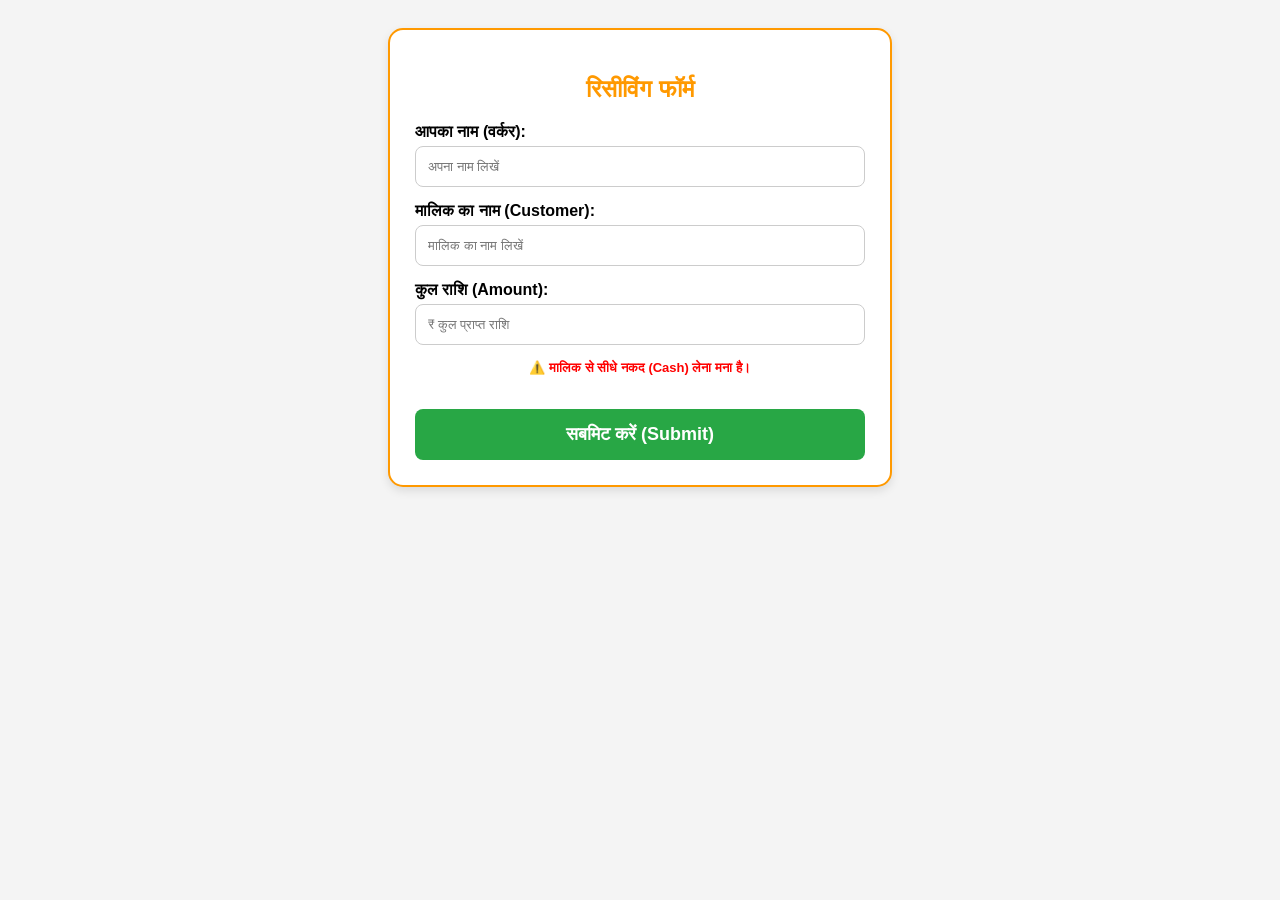
<file: receiving.html>
<!DOCTYPE html>
<html lang="hi">
<head>
    <meta charset="UTF-8">
    <meta name="viewport" content="width=device-width, initial-scale=1.0">
    <title>My Indian Workers - Receiving Form</title>
    <style>
        body { font-family: Arial, sans-serif; background-color: #f4f4f4; padding: 20px; }
        .form-container { max-width: 450px; margin: auto; background: white; padding: 25px; border-radius: 15px; border: 2px solid #ff9900; box-shadow: 0 4px 10px rgba(0,0,0,0.1); }
        h2 { color: #ff9900; text-align: center; }
        label { display: block; margin-top: 15px; font-weight: bold; }
        input { width: 100%; padding: 12px; margin-top: 5px; border: 1px solid #ccc; border-radius: 8px; box-sizing: border-box; }
        .warning { color: red; font-size: 13px; font-weight: bold; margin-top: 15px; text-align: center; }
        #subBtn { width: 100%; background-color: #28a745; color: white; padding: 15px; border: none; border-radius: 8px; font-size: 18px; font-weight: bold; cursor: pointer; margin-top: 20px; }
        #subBtn:disabled { background-color: #ccc; }
    </style>
</head>
<body>

<div class="form-container">
    <h2>रिसीविंग फॉर्म</h2>
    <form id="receivingForm">
        <label>आपका नाम (वर्कर):</label>
        <input type="text" id="wName" placeholder="अपना नाम लिखें" required>
        
        <label>मालिक का नाम (Customer):</label>
        <input type="text" id="cName" placeholder="मालिक का नाम लिखें" required>
        
        <label>कुल राशि (Amount):</label>
        <input type="number" id="totalAmt" placeholder="₹ कुल प्राप्त राशि" required>

        <p class="warning">⚠️ मालिक से सीधे नकद (Cash) लेना मना है।</p>

        <button type="submit" id="subBtn">सबमिट करें (Submit)</button>
    </form>
</div>

<script>
    document.getElementById('receivingForm').onsubmit = function(e) {
        e.preventDefault(); // पेज को रीलोड होने से रोकने के लिए
        
        var btn = document.getElementById('subBtn');
        btn.innerText = "भेजा जा रहा है...";
        btn.disabled = true;

        // --- यहाँ है वह कोड जो आपने पूछा था ---
        var data = {
            workerName: document.getElementById('wName').value,   // कॉलम B
            customerName: document.getElementById('cName').value, // कॉलम C
            amount: document.getElementById('totalAmt').value     // कॉलम D
        };

        // 'YOUR_WEB_APP_URL' की जगह अपना Apps Script वाला URL डालें
        var script_url = "https://script.google.com/macros/s/AKfycbwpS2i2bOvY-ZZBWHZgFM9lKDxeFq3sz7lAi7i9z7rBpIOs8MwG6ufba-5boRt4fHQ3/exec";

        fetch(script_url, {
            method: 'POST',
            mode: 'no-cors', // सुरक्षा के लिए
            cache: 'no-cache',
            headers: { 'Content-Type': 'application/json' },
            body: JSON.stringify(data)
        })
        .then(res => {
            alert('धन्यवाद! आपकी रिसीविंग शीट में सफलतापूर्वक दर्ज हो गई है।');
            document.getElementById('receivingForm').reset();
            window.location.href = 'index.html'; // वापस मुख्य पेज पर जाने के लिए
        })
        .catch(err => {
            alert('एरर: डेटा नहीं भेजा जा सका। कृपया दोबारा कोशिश करें।');
            btn.innerText = "सबमिट करें (Submit)";
            btn.disabled = false;
        });
    };
</script>





</body>
</html>
</file>
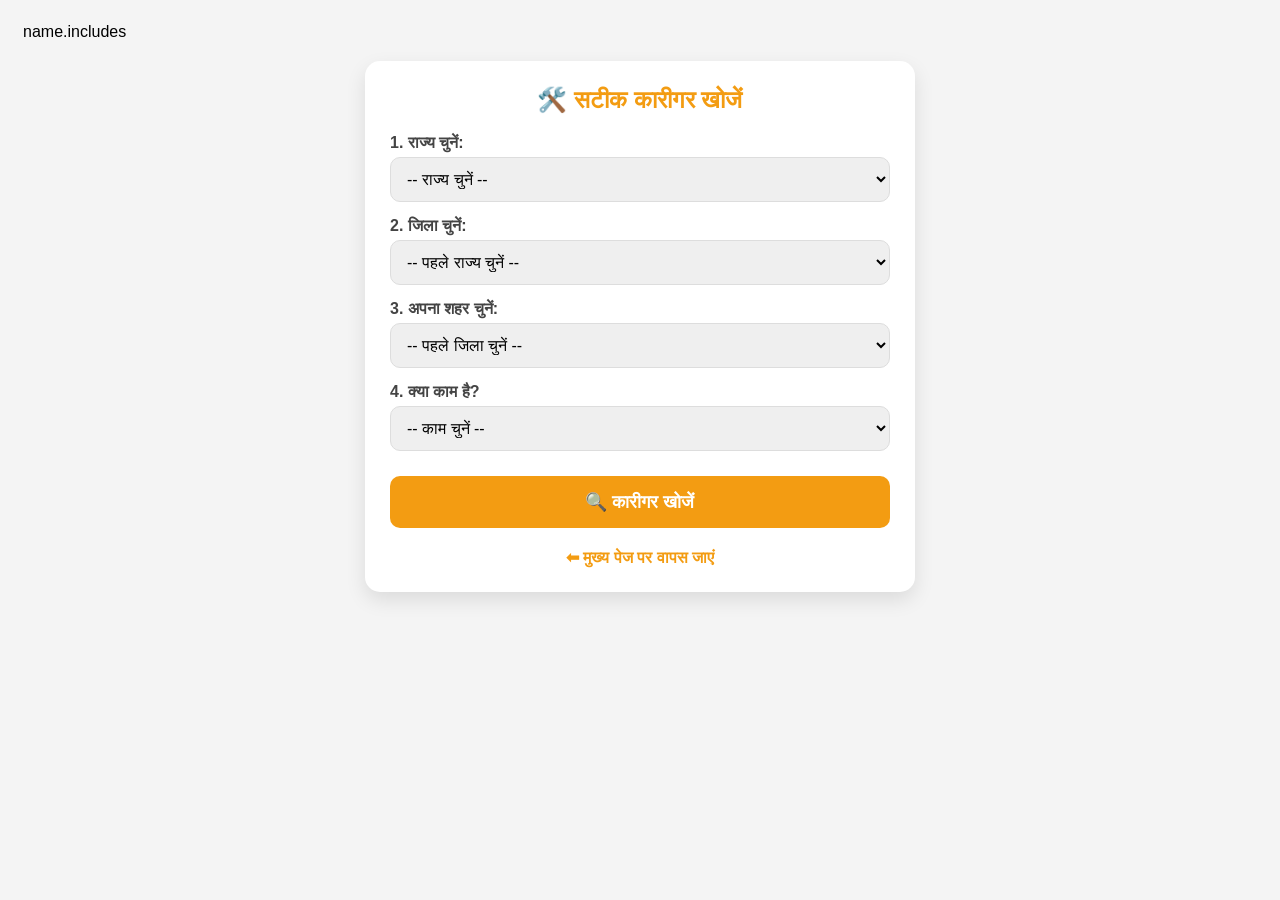
<file: search.html>
<!DOCTYPE html>
<html lang="hi">
<head>
    <meta charset="UTF-8">
    
    name.includes
    
    <meta name="viewport" content="width=device-width, initial-scale=1.0">
    <title>एडवांस सर्च - My Indian Workers</title>
    <style>
        body { font-family: 'Segoe UI', sans-serif; background: #f4f4f4; padding: 15px; }
        .search-box { 
            background: white; padding: 25px; border-radius: 15px; 
            box-shadow: 0 8px 20px rgba(0,0,0,0.1); max-width: 500px; margin: 20px auto; 
        }
        h2 { text-align: center; color: #f39c12; margin-top: 0; }
        label { font-weight: bold; color: #444; display: block; margin-top: 15px; }
        select { 
            width: 100%; padding: 12px; border: 1px solid #ddd; 
            border-radius: 10px; font-size: 16px; margin-top: 5px; box-sizing: border-box;
        }
        button { 
            width: 100%; padding: 15px; background: #f39c12; color: white; 
            border: none; border-radius: 10px; font-weight: bold; font-size: 18px; 
            cursor: pointer; margin-top: 25px; transition: 0.3s;
        }
        button:hover { background: #d35400; }
        #results { max-width: 500px; margin: 20px auto; }
        .worker-card { 
            background: white; padding: 20px; border-radius: 10px; 
            margin-bottom: 15px; box-shadow: 0 2px 10px rgba(0,0,0,0.1);
            border-left: 6px solid #f39c12; text-align: left;
        }
        .worker-card h3 { margin: 0; color: #333; font-size: 1.1em; }
        .worker-card p { margin: 5px 0; color: #666; }
        .call-btn {
            display: block; background: #27ae60; color: white; text-align: center;
            padding: 12px; border-radius: 8px; text-decoration: none;
            font-weight: bold; margin-top: 15px;
        }
        .back-link { margin-top: 20px; display: block; text-decoration: none; color: #f39c12; font-weight: bold; text-align: center; }
        
        /* रेटिंग सेक्शन के लिए स्टाइल */
        .rating-container { text-align: right; min-width: 80px; }
        .stars { font-size: 1.1em; white-space: nowrap; }
        .rating-text { color: #666; font-size: 0.85em; font-weight: bold; display: block; }
    </style>
</head>
<body>

<div class="search-box">
    <h2>🛠️ सटीक कारीगर खोजें</h2>
    
    <label>1. राज्य चुनें:</label>
    <select id="stateInput" onchange="updateDistricts()">
        <option value="">-- राज्य चुनें --</option>
        <option value="UP">उत्तर प्रदेश (Uttar Pradesh)</option>
        <option value="Bihar">बिहार (Bihar)</option>
        <option value="Gujarat">गुजरात (Gujarat)</option>
        <option value="Madhya Pradesh">मध्य प्रदेश (Madhya Pradesh)</option>
        <option value="Rajasthan">राजस्थान (Rajasthan)</option>
        <option value="Karnataka">कर्नाटक (Karnataka)</option>
        <option value="Kerala">केरला (Kerala)</option>
    </select>

    <label>2. जिला चुनें:</label>
    <select id="districtInput" onchange="updateCities()">
        <option value="">-- पहले राज्य चुनें --</option>
    </select>

    <label>3. अपना शहर चुनें:</label>
    <select id="cityInput">
        <option value="">-- पहले जिला चुनें --</option>
    </select>

    <label>4. क्या काम है?</label>
    <select id="workInput">
        <option value="">-- काम चुनें --</option>
        <option value="Plumber">प्लंबर (Plumber)</option>
        <option value="Electrician">इलेक्ट्रीशियन(Electrician)</option>
        <option value="Carpenter">बढ़ई (Carpenter)</option>
        <option value="Mason">राजमिस्त्री (Mason)</option>
        <option value="Painter">पेंटर (Painter)</option>
        <option value="Welder">वेल्डर (Welder)</option>
        <option value="AC Mechanic">एसी मैकेनिक(AC Mechanic)</option>
        <option value="Tiles Mistri">टाइल्स मिस्त्री(Tiles Mechanic)</option>
        <option value="Labour">मजदूर (Labour)</option>
        <option value="cctv_smart_home">स्मार्ट होम और CCTV (CCTV Smart Home)</option>
        <option value="computer_repair">कंप्यूटर और लैपटॉप रिपेयर(Computer Repairing)</option>
        <option value="mobile_repair">मोबाइल और टैबलेट रिपेयर(Mobile And Tablet Repair)</option>
        <option value="electrical_gadgets">इलेक्ट्रिकल और गैजेट्स(Electrical And Gadgets)</option>
        <option value="solar_panel">सोलर पैनल सर्विस(SolarPanel Service)</option>
        <option value="Others">अन्य(Others)</option>
    </select>

    <button id="searchBtn" onclick="searchWorkers()">🔍 कारीगर खोजें</button>
    
    <a href="index.html" class="back-link">⬅ मुख्य पेज पर वापस जाएं</a>
</div>

<div id="results"></div>

<script>
    const fullData = {
        "UP": {
          
  
    "Ayodhya (अयोध्या)": [
        "Ayodhya City / अयोध्या शहर",
        "Faizabad / फैजाबाद",
        "Ayodhya Cantt / अयोध्या कैंट",
        "Devkali / देवकाली",
        "Naka / नाका",
        "Sahadatganj / सहादतगंज",
        "Goshainganj / गोसाईगंज",
        "Amaniganj / अमानीगंज",
        "Bikapur / बीकापुर",
        "Haringtonganj / हैरिंग्टनगंज",
        "Tarun / तारुन",
        "Masodha / मसोधा",
        "Maya Bazar / माया बाजार",
        "Milkipur / मिल्कीपुर",
        "Pura Bazar / पूरा बाजार",
        "Rudauli / रुदौली",
        "Sohawal / सोहावल",
        "Mawai / मवई",
        "Ayodhya Sadar / अयोध्या सदर",
        "Bharat Kund / भरत कुंड",
        "Khandasa / खंडासा",
        "Kumarganj / कुमारगंज",
        "Haiderganj / हैदरगंज"
    ],
    "Barabanki (बहराइच )": [
        "Barabanki City / बाराबंकी शहर",
        "Dewa Sharif / देवा शरीफ",
        "Banki / बंकी",
        "Fatehpur / फतेहपुर",
        "Haidergarh / हैदरगढ़",
        "Ramnagar / रामनगर",
        "Zaidpur / जैदपुर",
        "Dariyabad / दरियाबाद",
        "Satrikh / सतरीख",
        "Kursi / कुर्सी",
        "Masauli / मसौली",
        "Nindura / निंदूरा",
        "Sirauli Ghauspur / सिरौली गौसपुर",
        "Puredalai / पूरेडलई",
        "Bani Kodar / बनी कोदर",
        "Siddhaur / सिद्धौर",
        "Trivediganj / त्रिवेदीगंज",
        "Suratganj / सूरतगंज",
        "Safdarjang / सफदरगंज"
    ],
    "Lucknow (लखनऊ )": [
        "Lucknow City / लखनऊ शहर",
        "Alambagh / आलमबाग",
        "Gomti Nagar / गोमती नगर",
        "Hazratganj / हजरतगंज",
        "Charbagh / चारबाग",
        "Indira Nagar / इंदिरा नगर",
        "Aminabad / अमीनाबाद",
        "Jankipuram / जानकीपुरम",
        "Ashiyana / आशियाना",
        "Telibagh / तेलीबाग",
        "Chinhat / चिनहट",
        "Bakshi Ka Talab / बख्शी का तालाब",
        "Kakori / काकोरी",
        "Malihabad / मलिहाबाद",
        "Mohanlalganj / मोहनलालगंज",
        "Gosainganj / गोसाईगंज",
        "Sarojini Nagar / सरोजिनी नगर",
        "Dubagga / दुबग्गा",
        "Itaunja / इटौंजा"
    ],
    "Gonda (गोण्डा )": [
        "Gonda City / गोंडा शहर",
        "Nawabganj / नवाबगंज",
        "Mankapur / मनकापुर",
        "Colonelganj / कर्नलगंज",
        "Katra Bazar / कटरा बाजार",
        "Tarabganj / तरबगंज",
        "Itia Thok / इटिया थोक",
        "Paraspur / पारसपुर",
        "Wazirganj / वजीरगंज",
        "Jhanjhari / झंझरी",
        "Haldharmau / हलधरमऊ",
        "Belsar / बेलसर",
        "Mujehana / मुजेहना",
        "Pandri Kripal / पंडरी कृपाल",
        "Rehera Bazaar / रेहरा बाजार",
        "Civil Lines / सिविल लाइन्स",
        "Utraula Road / उतरौला रोड"
    ],
    "Basti (बस्ती)": [
        "Basti City / बस्ती शहर",
        "Gandhi Nagar / गांधी नगर",
        "Harraiya / हरैया",
        "Rudrauli / रुदौली",
        "Bhanpur / भानपुर",
        "Kaptanganj / कप्तानगंज",
        "Bankati / बनकटी",
        "Saunghat / सौंघाट",
        "Bahadurpur / बहादुरपुर",
        "Dubaulila / दुबौलिया",
        "Kudraha / कुदरहा",
        "Paras Rampur / पारस रामपुर",
        "Ramnagar / रामनगर",
        "Saltaua Gopal Pur / सल्टौआ गोपाल पुर",
        "Vikram Jot / विक्रम जोत",
        "Ganeshpur / गणेशपुर",
        "Malviya Road / मालवीय रोड",
        "Katra Bazar / कटरा बाजार",
        "Munderwa / मुंडेरवा",
        "Walterganj / वाल्टरगंज"
    ],
    "Gorakhpur (गोरखपुर)": [
        "Gorakhpur City / गोरखपुर शहर",
        "Sahjanwa (GIDA) / सहजनवा (गीडा)",
        "Mohaddipur / मोहद्दीपुर",
        "Medical College / मेडिकल कॉलेज",
        "Golgadda / गोलगड्डा",
        "Pipraich / पिपराइच",
        "Chauri Chaura / चौरी चौरा",
        "Campierganj / कैम्पियरगंज",
        "Bansgaon / बांसगांव",
        "Khajni / खजनी",
        "Gola / गोला",
        "Barhalganj / बड़हलगंज",
        "Sardar Nagar / सरदार नगर",
        "Brahmpur / ब्रह्मपुर",
        "Kauriram / कौड़ीराम",
        "Belghat / बेलघाट",
        "Pali / पाली",
        "Jungle Kauria / जंगल कौड़िया",
        "Chargawan / चरगांवा",
        "Bhathat / भटहट"
    ],
    "Balrampur (बलरामपुर)": [
        "Balrampur City / बलरामपुर शहर",
        "Tulsipur / तुलसीपुर",
        "Utraula / उतरौला",
        "Pachperwa / पचपेड़वा",
        "Jarwa / जरवा",
        "Gaisari / गैसड़ी",
        "Harriya Satgharwa / हरैया सतघरवा",
        "Balrampur Sadar / बलरामपुर सदर",
        "Shriduttganj / श्रीदत्तगंज",
        "Rehera Bazaar / रेहरा बाजार",
        "Gaindas Buzurg / गैंडास बुजुर्ग",
        "Lalia / ललिया",
        "Maharajganj Terai / महाराजगंज तराई",
        "Malaun / मलौन",
        "Bhagwanpur / भगवानपुर",
        "Civil Lines / सिविल लाइन्स",
        "Pahalwara / पहलवारा",
        "Hathi Khana / हाथी खाना",
        "Purab Tola / पूरब टोला",
        "Kuwano / कुआनो"
    ],
    "Siddharthnagar (सिद्धार्थनगर)": [
        "Siddharthnagar City / सिद्धार्थनगर शहर",
        "Naugarh / नौगढ़",
        "Bansi / बांसी",
        "Itwa / इटवा",
        "Domariaganj / डुमरियागंज",
        "Shohratgarh / शोहरतगढ़",
        "Barhni / बढ़नी",
        "Birdpur / बर्डपुर",
        "Uska Bazar / उस्का बाजार",
        "Jogia / जोगिया",
        "Lontan / लोटन",
        "Khesraha / खेसरहा",
        "Mithwal / मिठवल",
        "Bhanpur / भानपुर",
        "Khunwa / खुनवा",
        "Golhaura / गोलहौरा",
        "Tetari Bazar / टिटरी बाजार",
        "Aligada / अलीगढ़वा",
        "Civic Line / सिविल लाइन",
        "Phulwariya / फुलवरिया"
    ],
    "Shravasti (श्रावस्ती )": [
        "Bhinga City / भिनगा शहर",
        "Ikauna / इकौना",
        "Shravasti Town / श्रावस्ती टाउन",
        "Gilola / गिलौला",
        "Sirsiya / सिरसिया",
        "Jamunaha / जमुनहा",
        "Katra Shravasti / कटरा श्रावस्ती",
        "Laxmanpur / लक्ष्मणपुर",
        "Malhipur / मल्हीपुर",
        "Hariharpur Rani / हरिहरपुर रानी",
        "Sonwa / सोनवा",
        "Nasirganj / नासिरगंज",
        "Charda / चरदा",
        "Baluha / बलुहा",
        "Patna Khargon / पटना खरगोन",
        "Durgapur / दुर्गापुर",
        "Pali Chauraha / पाली चौराहा",
        "Khaire dharmanpur / खैरे धर्मनपुर",
        "Manoharapur / मनोहरापुर",
        "Bhagwanpur / भगवानपुर",
        "Semra Ghantaghar / सेमरा घंटाघर",
        "Gautam Buddha Marg / गौतम बुद्ध मार्ग",
        "Jetavana Area / जेतवन क्षेत्र",
        "Payagpur Road / पयागपुर रोड",
        "Bahraich Road / बहराइच रोड",
        "Balrampur Border Area / बलरामपुर बॉर्डर क्षेत्र",
        "Kandhabhari / कांधाभारी",
        "Ratanpur / रतनपुर",
        "Pakarigariya / पकरीगड़िया",
        "Lokanpur / लोकनपुर"
    ],
    "Sultanpur (सुल्तानपुर )": [
        "Sultanpur City / सुल्तानपुर शहर",
        "Amhat / अमहट",
        "Civil Lines / सिविल लाइन्स",
        "Kadipur / कादीपुर",
        "Lambhua / लंभुआ",
        "Musafirkhana / मुसाफिरखाना",
        "Kurebhar / कूरेभार",
        "Dostpur / दोस्तपुर",
        "Akhand Nagar / अखंड नगर",
        "Baldirai / बल्दीराय",
        "Bhadaiya / भदैया",
        "Dhanpatganj / धनपतगंज",
        "Dubepur / दूबेपुर",
        "Jaisinghpur / जयसिंहपुर",
        "Karaundi Kala / करौंदी कला",
        "Kurwar / कुड़वार",
        "Motigarpur / मोतिगरपुर",
        "P P Kamaicha / पी पी कमैचा",
        "Haliapur / हलियापुर",
        "Koeripur / कोइरीपुर",
        "Katka Khanpur / कटका खानपुर",
        "Semri / सेमरी",
        "Pali / पाली",
        "Golaghat / गोलाघाट",
        "Vivekanand Nagar / विवेकानंद नगर",
        "Tatiri / टटिड़ी",
        "Shastri Nagar / शास्त्री नगर",
        "Shukul Bazar / शुकुल बाजार",
        "Paryat / परयात"
    ],
    "Pratapgarh (प्रतापगढ़ )": [
        "Pratapgarh City / प्रतापगढ़ शहर",
        "Bela Pratapgarh / बेला प्रतापगढ़",
        "Kunda / कुंडा",
        "Patti / पट्टी",
        "Raniganj / रानीगंज",
        "Lalganj Ajhara / लालगंज अझारा",
        "Chilbila / चिलबिला",
        "Jethwara / जेठवारा",
        "Antu / अंतू",
        "Kohandaur / कोहंडौर",
        "Manikpur / मानिकपुर",
        "Katra Medniganj / कटरा मेदनीगंज",
        "Babaganj / बाबागंज",
        "Belaghat / बेलाघाट",
        "Bihar / बिहार",
        "Gaura / गौरा",
        "Kalakankar / कालाकांकर",
        "Laxmanpur / लक्ष्मणपुर",
        "Mandhata / मानधाता",
        "Pratapgarh Sadar / प्रतापगढ़ सदर",
        "Rampur Sangramgarh / रामपुर संग्रामगढ़",
        "Sandwa Chandrika / सांडवा चंद्रिका",
        "Sangipur / सांगीपुर",
        "Shivgarh / शिवगढ़",
        "Dhingwas / ढिंगवस",
        "Civil Lines / सिविल लाइन्स"
    ],
    "Raebareli (रायबरेली)": [
        "Raebareli City / रायबरेली शहर",
        "Lalganj / लालगंज",
        "Unchahar / ऊंचाहार",
        "Bachhrawan / बछरावां",
        "Saloan / सलोन",
        "Maharajganj / महाराजगंज",
        "Dalmau / डलमऊ",
        "Harchandpur / हरचंदपुर",
        "Indira Nagar / इंदिरा नगर",
        "Civil Lines / सिविल लाइन्स",
        "Modern Rail Coach Factory / मॉडर्न रेल कोच फैक्ट्री",
        "Munshiganj / मुंशीगंज",
        "Tripula / त्रिपूला",
        "Amawan / अमावां",
        "Chhatoh / छतोह",
        "Deenshah Gaura / दीनशाह गौरा",
        "Dih / डीह",
        "Khiro / खीरों",
        "Rohaniya / रोहनिया",
        "Sareni / सरेनी",
        "Satoan / सतोओं",
        "Singhpur / सिंहपुर",
        "Tiloi / तिलोई",
        "Gurubaksh Ganj / गुरुबख्श गंज",
        "ITP Area / आईटीपी एरिया"
    ],
    "Prayagraj (प्रयागराज)": [
        "Civil Lines / सिविल लाइन्स",
        "Allahabad Chowk / इलाहाबाद चौक",
        "Katra / कटरा",
        "Naini / नैनी",
        "Jhalwa / झलवा",
        "Phaphamau / फाफामऊ",
        "Jhusi / झुंसी",
        "Phulpur / फूलपुर",
        "Handia / हंडिया",
        "Meja / मेजा",
        "Soraon / सोरांव",
        "Karchana / करछना",
        "Jasra / जसरा",
        "Shankargarh / शंकरगढ़",
        "Lalgopalganj / लालगोपालगंज",
        "Mauaima / मऊआइमा",
        "Allahapur / अल्लापुर",
        "Teliyarganj / तेलियरगंज",
        "Saidabad / सैदाबाद",
        "Chaka / चाका",
        "Kaurihar / कौड़िहार",
        "Holagarh / होलागढ़",
        "Dhanupur / धनूपुर",
        "Manda / मांडा",
        "Urwa / उरुवा",
        "Koraon / कोरांव",
        "Pratappur / प्रतापपुर",
        "Baharia / बहरिया",
        "Sringverpur / श्रृंगवेरपुर",
        "Bamrauli / बमरौली"
    ],
    "Ambedkar_Nagar (अम्बेडकर नगर)": [
        "Akbarpur / अकबरपुर",
        "Shahzadpur / शहजादपुर",
        "Tanda / टांडा",
        "Jalalpur / जलालपुर",
        "Malipur / मालीपुर",
        "Iltifatganj / इल्तिफातगंज",
        "Baskhari / बसखारी",
        "Hanswar / हंसवर",
        "Kichhauchha Sharif / किछौछा शरीफ",
        "Bhiti / भीटी",
        "Katehari / कटेहरी",
        "Bhiyaon / भियांव",
        "Jahangir Ganj / जहाँगीर गंज",
        "Ramnagar / रामनगर",
        "Paipura / पैपुरा",
        "Mahrua / महरुवा",
        "Ahirauli / अहिरौली",
        "Sammanpur / सम्मनपुर",
        "Jaitpur / जैतपुर",
        "Mijhaura / मिझौड़ा",
        "Ariyat / अरियत",
        "Kurki Bazar / कुर्की बाजार",
        "Nagpur / नागपुर",
        "Ashrafpur / अशरफपुर"
    ],
    "Amethi (अमेठी)": [
        "Gauriganj / गौरीगंज",
        "Amethi City / अमेठी शहर",
        "Jagdishpur / जगदीशपुर",
        "Musafirkhana / मुसाफिरखाना",
        "Tiloi / तिलोई",
        "Jais / जायस",
        "Munshiganj / मुंशीगंज",
        "Jagdishpur Industrial Area / जगदीशपुर औद्योगिक क्षेत्र",
        "Korwa / कोरवा",
        "Inhauna / इन्हौना",
        "Bhadar / भादर",
        "Bhetua / भेटुआ",
        "Sangrampur / संग्रामपुर",
        "Shahgarh / शाहगढ़",
        "Jamamo / जामो",
        "Singhpur / सिंहपुर",
        "Shukul Bazar / शुकुल बाजार",
        "Bazar Shukul / बाजार शुकुल",
        "Warisan Ganj / वारिसगंज",
        "Nihalgarh / निहालगढ़",
        "Haliapur / हलियापुर",
        "Mohanganj / मोहनगंज",
        "Semrauta / सेमरौता",
        "Ramganj / रामगंज",
        "Piparpur / पीपरपुर",
        "Sinoji / सिनोजी",
        "BHEL Area / भेल एरिया",
        "Indus Industrial Estate / इंडस इंडस्ट्रियल एस्टेट",
        "Amethi Sadar / अमेठी सदर"
    ],
    "Hardoi (हरदोई)": [
        "Hardoi City / हरदोई शहर",
        "Sandila / संडीला",
        "Shahabad / शाहाबाद",
        "Sandi / सांडी",
        "Bilgram / बिलग्राम",
        "Mallawan / मल्लावां",
        "Pihani / पिहानी",
        "Madhoganj / माधोगंज",
        "Kachhauna / कछौना",
        "Railway Ganj / रेलवे गंज",
        "Civil Lines / सिविल लाइन्स",
        "Ahirori / अहिरोरी",
        "Bawan / बावन",
        "Behandar / बेहंदर",
        "Bharawan / भरावन",
        "Bharkhani / भरखनी",
        "Harpalpur / हरपालपुर",
        "Kothwan / कोथवां",
        "Pali / पाली",
        "Persa / परसा",
        "Sursa / सुरसा",
        "Tadiyawan / टड़ियावां",
        "Todarpur / टोडरपुर",
        "Beniganj / बेनीगंज",
        "Cinema Road / सिनेमा रोड",
        "Behta Gokul / बेहटा गोकुल",
        "Sandila Industrial Area / संडीला औद्योगिक क्षेत्र"
    ],
    "Lakhimpur_Kheri (लखीमपुर खीरी)": [
        "Lakhimpur City / लखीमपुर शहर",
        "Gola Gokarannath / गोला गोकर्णनाथ",
        "Mohammadi / मोहम्मदी",
        "Palia Kalan / पलिया कलां",
        "Nighasan / निघासन",
        "Dhaurahra / धौरहरा",
        "Mitauli / मितौली",
        "Kheri Town / खीरी टाउन",
        "Sampurna Nagar / संपूर्ण नगर",
        "Mailani / मैलानी",
        "Tikunia / तिकुनिया",
        "Bhira / भीरा",
        "Behjam / बेहजम",
        "Bankeyganj / बांकेगंज",
        "Isanagar / ईसानगर",
        "Kumbhi / कुम्भी",
        "Nakaha / नकहा",
        "Pasgawan / पसगवां",
        "Phoolbehar / फूलबेहड़",
        "Ramia Behar / रमिया बेहड़",
        "Sankata Devi / संकटा देवी",
        "Srinagar / श्रीनगर",
        "Belrayan / बेलरायां",
        "Bijua / बिजुआ",
        "Bijnori / बिजनोरी",
        "Civil Lines / सिविल लाइन्स",
        "Main Market / मेन मार्केट",
        "Dudhwa Area / दुधवा क्षेत्र",
        "Oel / ओयल",
        "Kasta / कस्ता",
        "Rampur Mathura / रामपुर मथुरा",
        "Maitani / मैतानी",
        "Mihitapur / मिहितापुर",
        "Sakauntha / सकौन्था"
    ],
    "Sitapur (सीतापुर)": [
        "Sitapur City / सीतापुर शहर",
        "Laharpur / लहरपुर",
        "Biswan / बिसवां",
        "Mahmudabad / महमूदाबाद",
        "Misrikh / मिश्रिख",
        "Sidhauli / सिधौली",
        "Khairabad / खैराबाद",
        "Hargaon / हरगाँव",
        "Maholi / महोली",
        "Reusa / रेउसा",
        "Tambaur / तम्बौर",
        "Ailiya / ऐलिया",
        "Behta / बेहटा",
        "Gondlamau / गोंदलामऊ",
        "Kasmanda / कसमंडा",
        "Paintepur / पैंतेपुर",
        "Pahala / पहला",
        "Parsendi / परसेंडी",
        "Pisawan / पिसवां",
        "Sakran / सकन",
        "Lalbagh / लालबाग",
        "Civil Lines / सिविल लाइन्स",
        "Transport Nagar / ट्रांसपोर्ट नगर",
        "Vaidehi Nagar / वैदेही नगर",
        "Jitendra Nagar / जितेंद्र नगर",
        "Ramkot / रामकोट",
        "Machhrehta / मछरेहटा",
        "Pisawan Block / पिसवां ब्लॉक",
        "Hargam Sugar Mill Area / हरगाम शुगर मिल क्षेत्र",
        "Thangaon / थानगाँव",
        "Seota / सेउता"
    ],
    "Unnao (उन्नाव)": [
        "Unnao City / उन्नाव शहर",
        "Bangarmau / बांगरमऊ",
        "Safipur / सफीपुर",
        "Hasanganj / हसनगंज",
        "Purwa / पुरवा",
        "Bighapur / बीघापुर",
        "Shuklaganj / शुक्लागंज",
        "Dahi Chowki Industrial Area / दही चौकी औद्योगिक क्षेत्र",
        "Magarwara / मगरवारा",
        "Nawabganj / नवाबगंज",
        "Auras / औरास",
        "Ganj Moradabad / गंज मुरादाबाद",
        "Fatehpur Chaurasi / फतेहपुर चौरासी",
        "Asoha / असोहा",
        "Bichhiya / बिछिया",
        "Miyanganj / मियागंज",
        "Sumerpur / सुमेरपुर",
        "Sikandarpur Karan / सिकंदरपुर करन",
        "Sikandarpur Sarosi / सिकंदरपुर सरोसी",
        "Sarosi / सरोसी",
        "Achalganj / अचलगंज",
        "Bihar / बिहार",
        "Maurawan / मौरावां",
        "Bhagwant Nagar / भगवंत नगर",
        "Hilauli / हिलौली",
        "Civil Lines / सिविल लाइन्स",
        "Awas Vikas / आवास विकास",
        "Pariyar / परियर"
    ],
    "Fatehpur (फतेहपुर)": [
        "Fatehpur City / फतेहपुर शहर",
        "Bindki / बिंदकी",
        "Khaga / खागा",
        "Husainganj / हुसैनगंज",
        "Malwan / मलवां",
        "Binaki / बिनाकी",
        "Asothar / असोथर",
        "Amouli / अमौली",
        "Bahua / बहुआ",
        "Bhitaura / भिटौरा",
        "Deomai / देवमई",
        "Dhata / धाता",
        "Haswa / हसवा",
        "Teliyani / तेलियानी",
        "Vijayipur / विजयीपुर",
        "Khajuha / खजुहा",
        "Hathgam / हथगाम",
        "Arayan / अरयन",
        "Kishanpur / किशनपुर",
        "Ghazipur Fatehpur / गाजीपुर फतेहपुर",
        "Abu Nagar / अबू नगर",
        "Chowk / चौक",
        "Jwalaganj / ज्वालागंज",
        "Civil Lines / सिविल लाइन्स",
        "Shanti Nagar / शांति नगर",
        "Radhanagar / राधानगर",
        "Transport Nagar / ट्रांसपोर्ट नगर",
        "Thariaon / थरियाओं",
        "Kora Jahanabad / कोड़ा जहानाबाद",
        "Bakewar / बकेवर",
        "Lalauli / ललौली",
        "Jahanabad / जहानाबाद",
        "Sultanpur Ghosh / सुल्तानपुर घोष",
        "Kalyanpur / कल्याणपुर"
    ],
    "Kaushambi (कैसाम्बी)": [
        "Manjhanpur / मंझनपुर",
        "Bharwari / भरवारी",
        "Sirathu / सिराथू",
        "Chail / चायल",
        "Sarai Akil / सराय अकिल",
        "Karari / करारी",
        "Ajhuwa / अझुवा",
        "Muratganj / मूरतगंज",
        "Nevada / नेवादा",
        "Saraswan / सरसवां",
        "Kara / कड़ा",
        "Paschim Sarira / पश्चिम शरीरा",
        "Kaushambi Block / कौशाम्बी ब्लॉक",
        "Mahewa Ghat / महेवा घाट",
        "Mooratganj / मूरतगंज",
        "Syed Sarawan / सैयद सरावां",
        "Kanwar / कंवर",
        "Tewa / टेवा",
        "Dhamanpur / धामनपुर",
        "Ushra / उसरा",
        "Saini / सैनी",
        "Daranagar / दारा नगर",
        "Kishunpur Ambari / किशनपुर अंबारी",
        "Osa / ओसा",
        "Sarsawan Block / सरसवां ब्लॉक",
        "Bidanpur / बिदनपुर",
        "Purkhas / पुरखास",
        "Kadirganj / कादिरगंज"
    ],
    "Deoria (देवरिया)": [
        "Deoria City / देवरिया शहर",
        "Barhaj / बरहज",
        "Salempur / सलेमपुर",
        "Rudrapur / रुद्रपुर",
        "Bhatpar Rani / भाटपार रानी",
        "Gauri Bazar / गौरी बाजार",
        "Bhatni / भटनी",
        "Lar / लार",
        "Bankata / बनकटा",
        "Baitalpur / बैतालपुर",
        "Bhaluani / भलुअनी",
        "Desahi Deoria / देसही देवरिया",
        "Pathardewa / पथरदेवा",
        "Rampur Karkhana / रामपुर कारखाना",
        "Tarkulwa / तरकुलवा",
        "Bhagalpur / भागलपुर",
        "Raghav Nagar / राघव नगर",
        "New Colony / न्यू कॉलोनी",
        "Civil Lines / सिविल लाइन्स",
        "Malviya Road / मालवीय रोड",
        "Subhash Chowk / सुभाष चौक",
        "Hanuman Mandir Road / हनुमान मंदिर रोड",
        "Kunda / कुंडा",
        "Majhauwa / मझौवा",
        "Sona Ghat / सोना घाट",
        "Bishunpur / बिशुनपुर",
        "Sarya / सरया",
        "Pipraich Road / पिपराइच रोड",
        "Lar Road / लार रोड",
        "Khampar / खामपार",
        "Mehra / मेहरा",
        "Mahuawa / महुआवा",
        "Bhatnipar / भटनीपार",
        "Salempur Road / सलेमपुर रोड",
        "Gauri Bazar Town / गौरी बाजार टाउन",
        "Madanpur / मदनपुर",
        "Mahen / महेन",
        "Panika / पनिका",
        "Ahirauli / अहिरौली"
    ],
    "Kushinagar (कुशीनगर)": [
        "Padrauna / पडरौना",
        "Kushinagar Town / कुशीनगर टाउन",
        "Kasia / कसिया",
        "Hata / हाटा",
        "Tamkuhi Raj / तमकुही राज",
        "Khadda / खड्डा",
        "Seorahi / सेवरही",
        "Ramkola / रामकोला",
        "Kaptanganj / कप्तानगंज",
        "Fazilnagar / फाजिलनगर",
        "Dudahi / दुदही",
        "Sukrauli / सुकरौली",
        "Vishunpura / विशुनपुरा",
        "Nebua Naurangiya / नेबुआ नौरंगिया",
        "Motichak / मोतीचक",
        "Tarya Sujan / तरया सुजान",
        "Bauriya / बौरिया",
        "Chhitauni / छितौनी",
        "Maitri Project Area / मैत्री प्रोजेक्ट क्षेत्र",
        "Airport Road / एयरपोर्ट रोड",
        "Bahuara / बहुआरा",
        "Pipraich Road / पिपराइच रोड",
        "Sakhwatia / सखवतिया",
        "Laxmiganj / लक्ष्मीगंज",
        "Bodwar / बोदवार",
        "Gauri Bazar Road / गौरी बाजार रोड",
        "Jungle Chauraha / जंगल चौराहा",
        "Turkpatti / तुर्कपट्टी",
        "Ahirauli Bazar / अहिरौली बाजार",
        "Belwa / बेलवा",
        "Mathia / मठिया",
        "Kauria / कौड़िया",
        "Bagha Chauraha / बाघा चौराहा",
        "Mansurganj / मंसूरगंज",
        "Panchpedwa / पंचपेड़वा",
        "Rai Bari / राय बारी"
    ],
    "Maharajganj (महराजगंज)": [
        "Maharajganj City / महाराजगंज शहर",
        "Sonauli / सोनौली",
        "Nautanwa / नौतनवा",
        "Nichlaul / निचलौल",
        "Anand Nagar / आनंद नगर",
        "Siswa Bazar / सिसवा बाजार",
        "Pharenda / फरेंदा",
        "Ghughuli / घुघली",
        "Paniyara / पनियरा",
        "Partawal / परतावल",
        "Thuthibari / ठूठीबारी",
        "Brijmanganj / बृजमनगंज",
        "Laxmipur / लक्ष्मीपुर",
        "Mithaura / मिठौरा",
        "Ratanpur / रतनपुर",
        "Dhani / धानी",
        "Kolhui / कोल्हुई",
        "Peppeganj Road / पीपीगंज रोड",
        "Jungle Kauria Road / जंगल कौड़िया रोड",
        "Siswa Town / सिसवा टाउन",
        "Pali Chauraha / पाली चौराहा",
        "Kothibhar / कोठीभार",
        "Sadaat / सादात",
        "Belwa / बेलवा",
        "Bhairahawa Road / भैरहवा रोड",
        "Sinduria / सिन्दुरिया",
        "Shyamdeurawa / श्यामदेउरवा",
        "Ganeshpur / गणेशपुर",
        "Chauk / चौक",
        "Adda Bazar / अड्डा बाजार",
        "Bhaluhee / भलुही",
        "Bardiha / बरडीहा",
        "Sohagi Barwa Area / सोहागी बरवा क्षेत्र",
        "Gadha / गढ़ा",
        "Puranpur / पूरनपुर"
    ],
    "Sant_Kabir_Nagar (संत कबीर नगर)": [
        "Khalilabad / खलीलाबाद",
        "Maghar / मगहर",
        "Mehdawal / मेंहदावल",
        "Dhanghata / धनघटा",
        "Bakhira / बखिरा",
        "Semariyawan / सेमरियावां",
        "Haisar Bazar / हैसर बाजार",
        "Nath Nagar / नाथ नगर",
        "Pauli / पौली",
        "Santha / सांथा",
        "Belhar Kala / बेलहर कला",
        "Baghauli / बघौली",
        "Loharsan / लोहरसन",
        "Ledwa Mahua / लेडवा महुआ",
        "Mukhlishpur / मुखलिसपुर",
        "Dharmasinghwa / धर्मसिंहवा",
        "Tamshwar Nath / तामेश्वर नाथ",
        "Kudaraha / कुदरहा",
        "Usra Shahid / उसरा शहीद",
        "Main Market Khalilabad / मेन मार्केट खलीलाबाद",
        "Railway Station Road / रेलवे स्टेशन रोड",
        "Industrial Area / इंडस्ट्रियल एरिया",
        "Bunkar Colony / बुनकर कॉलोनी",
        "Gorakhpur Road / गोरखपुर रोड",
        "Basti Road / बस्ती रोड",
        "Tanda Badli / टांडा बादली",
        "Beladganj / बेलदगंज",
        "Kaseru / कसेरू",
        "Bankati / बनकटी",
        "Soni / सोनी",
        "Jasai Pur / जसई पुर",
        "Chureb / चुरेब",
        "Munderwa Road / मुंडेरवा रोड",
        "Hariharpur / हरिहरपुर"
    ],
    "Bahraich (बहराइच)": [
        "Bahraich City / बहराइच शहर",
        "Nanpara / नानपारा",
        "Rupaidiha / रुपैडिहा",
        "Kaisarganj / कैसरगंज",
        "Jarwal Road / जरवल रोड",
        "Payagpur / पयागपुर",
        "Mahasi / महसी",
        "Mihinpurwa / मिहींपुरवा",
        "Risia / रिसिया",
        "Fakharpur / फखरपुर",
        "Huzoorpur / हुजूरपुर",
        "Jarwal / जरवल",
        "Shivpur / शिवपुर",
        "Tajwapur / तजवापुर",
        "Visheshwarganj / विशेश्वरगंज",
        "Nawabganj Bahraich / नवाबगंज बहराइच",
        "Balha / बलहा",
        "Chittaura / चित्तौरा",
        "Ikauna Road / इकौना रोड",
        "Gola Ganj / गोला गंज",
        "Civil Lines / सिविल लाइन्स",
        "Dargah Sharif Area / दरगाह शरीफ क्षेत्र",
        "Digiha / डिगिहा",
        "Peepal Tiraha / पीपल तिराहा",
        "Ghantaghar / घंटाघर",
        "Chayalpurwa / चायलपुरवा",
        "Salarganj / सालारगंज",
        "Qazi Pura / काजी पुरा",
        "Badi Haat / बड़ी हाट",
        "Katarniaghat Area / कतरनियाघाट क्षेत्र",
        "Motipur / मोतीपुर",
        "Sujauli / सुजौली",
        "Murtia / मुर्तिया",
        "Babaganj / बाबागंज",
        "Jamunaha / जमुनहा",
        "Malhipur / मल्हीपुर",
        "Dharma Pur / धर्म पुर",
        "Imliya / इमलिया",
        "Bagaha / बगहा"
    ],
    "Varanasi (वाराणसी (बनारस))": [
        "Varanasi City / वाराणसी शहर",
        "Godowlia / गोदौलिया",
        "Dashashwamedh / दशाश्वमेध",
        "Lanka / लंका",
        "Assi / अस्सी",
        "Sigra / सिगरा",
        "Lahurabir / लहुराबीर",
        "Cantt / कैंट",
        "Ramnagar / रामनगर",
        "DLW (BLW) / डीरेका (बीएलडब्ल्यू)",
        "Sarnath / सारनाथ",
        "Shivpur / शिवपुर",
        "Pandeypur / पाण्डेयपुर",
        "Chowk / चौक",
        "Dal mandi / दाल मंडी",
        "Lohta / लोहता",
        "Chandpur Industrial Estate / चाँदपुर इंडस्ट्रियल एस्टेट",
        "Babatpur (Airport Area) / बाबतपुर (एयरपोर्ट क्षेत्र)",
        "Cholapur / चोलापुर",
        "Harhua / हरहुआ",
        "Pindra / पिंडरा",
        "Sewapuri / सेवापुरी",
        "Arajiline / आराजीलाइन",
        "Chiraigaon / चिरईगांव",
        "Baragaon / बड़ागांव",
        "Kashi Vidyapeeth / काशी विद्यापीठ",
        "Phulpur / फूलपुर",
        "Raja Talab / राजा तालाब",
        "Mughalsarai Road / मुगलसराय रोड",
        "Ashapur / आशापुर",
        "Susuwahi / सुसुवाही",
        "Maheshpur / महेशपुर",
        "Bhelupur / भेलूपुर",
        "Madauadih / मडुआडीह",
        "Jaitpura / जैतपुरा",
        "Adampura / आदमपुरा",
        "Varanasi City Station Area / वाराणसी सिटी स्टेशन क्षेत्र",
        "Orderly Bazar / अर्दली बाजार",
        "Teliabag / तेलियाबाग",
        "Nadesar / नदेसर",
        "Chaitganj / चेतगंज",
        "Kamachha / कमच्छा",
        "Durgakund / दुर्गाकुंड",
        "Sankat Mochan Area / संकट मोचन क्षेत्र",
        "Ghats Area / घाट क्षेत्र",
        "Sarai Mohana / सराय मोहाना",
        "Kapsethi / कपसेठी",
        "Sindhaura / सिंधौरा",
        "Hathi Bazar / हाथी बाजार",
        "Mirzamurad / मिर्जामुराद",
        "Kachhwa Road / कछवा रोड",
        "Jansa / जंसा",
        "Chaubeypur / चौबेपुर",
        "Kathiraon / कठिरांव",
        "Phulwaria / फुलवरिया"
    ],
    "Chandauli (चंदौली)": [
        "Pt. Deen Dayal Upadhyaya Nagar / पं. दीनदयाल उपाध्याय नगर",
        "Mughalsarai / मुगलसराय",
        "Chandauli City / चंदौली शहर",
        "Chakia / चकिया",
        "Sakaldiha / सकलडीहा",
        "Sayyid Raja / सैयद राजा",
        "Chahaniya / चहनिया",
        "Dhanapur / धानापुर",
        "Niyamatabad / नियामताबाद",
        "Naugarh / नौगढ़",
        "Shahabganj / शहाबगंज",
        "Barhani / बरहनी",
        "Baburi / बबुरी",
        "Padao / पड़ाव",
        "Ramnagar Road / रामनगर रोड",
        "Alinagar / अलीनगर",
        "Khurja / खुर्जा",
        "Daudpur / दाउदपुर",
        "Mahiuddinpur / महीउद्दीनपुर",
        "Matena / मटेना",
        "Tanda / टांडा",
        "Kandwa / कंदवा",
        "Dheena / धीना",
        "Kamalpur / कमालपुर",
        "Amra / अमरा",
        "Iliya / इलिया",
        "Shikarganj / शिकारगंज",
        "Majhwar / मझवार",
        "Kuchman / कुचमन",
        "Ganjkhwaja / गंजख्वाजा",
        "Saidupur / सैदूपुर",
        "Bhainsoda / भैंसोड़ा",
        "Pansari / पंसारी",
        "Railway Colony Mughalsarai / रेलवे कॉलोनी मुगलसराय",
        "GT Road Chandauli / जीटी रोड चंदौली",
        "Industrial Estate Phase 1 / इंडस्ट्रियल एस्टेट फेज 1",
        "Mughalsarai Cantt / मुगलसराय कैंट",
        "Parao Chauraha / पड़ाव चौराहा",
        "Jalilpur / जलीलपुर",
        "Balanagar / बालानगर"
    ],
    "Ghazipur (गाजीपुर)": [
        "Ghazipur City / गाजीपुर शहर",
        "Saidpur / सैदपुर",
        "Zamania / जमानिया",
        "Mohammadabad / मोहम्मदाबाद",
        "Dildarnagar / दिलदारनगर",
        "Jangipur / जंगीपुर",
        "Nandganj / नंदगंज",
        "Jakhania / जखनिया",
        "Sadat / सादात",
        "Kasimabad / कासिमाबाद",
        "Bahadurganj / बहादुरगंज",
        "Revatipur / रेवतीपुर",
        "Bhadaura / भदौरा",
        "Bhanwarkol / भंवरकोल",
        "Mardah / मरदह",
        "Birno / बिरनो",
        "Manihari / मनिहारी",
        "Devkali / देवकली",
        "Karanda / करंडा",
        "Barachawar / बाराचवर",
        "Mishra Bazar / मिश्रा बाजार",
        "Mahuabagh / महुआबाग",
        "Lanka Ghazipur / लंका गाजीपुर",
        "Rauza / रौजा",
        "Gora Bazar / गोरा बाजार",
        "Vikas Bhawan Area / विकास भवन क्षेत्र",
        "City Station Road / सिटी स्टेशन रोड",
        "Ghats of Ghazipur / गाजीपुर के घाट",
        "Aunrihar / औंरिहार",
        "Dullahpur / दुल्हपुर",
        "Gahmar / गहमर",
        "Bara / बारा",
        "Reotipur Town / रेवतीपुर टाउन",
        "Shadiabad / शादियाबाद",
        "Haisar / हैसर",
        "Nonhara / नोनहरा",
        "Yusufpur / यूसुफपुर",
        "Kundesar / कुंडेसर",
        "Pithapur / पीठापुर",
        "Sauram / सौरम",
        "Karimuddinpur / करीमुद्दीनपुर",
        "Dewa / देवा",
        "Chauri / चौरी",
        "Gauspur / गौसपुर"
    ],
    "Jaunpur (जयपुर)": [
        "Jaunpur City / जौनपुर शहर",
        "Shahganj / शाहगंज",
        "Machhlishahr / मछलीशहर",
        "Mariyahu / मड़ियाहूं",
        "Kerakat / केराकत",
        "Badlapur / बदलापुर",
        "Mungra Badshahpur / मुंगरा बादशाहपुर",
        "Zafarabad / जफराबाद",
        "Olandganj / ओलंदगंज",
        "Line Bazar / लाइन बाजार",
        "Siddiqpur / सिद्दीकपुर",
        "Jalalpur / जलालपुर",
        "Sikrara / सिकरारा",
        "Baksha / बक्शा",
        "Khutahan / खुटहन",
        "Barsathi / बरसठी",
        "Dharmapur / धर्मापुर",
        "Dobhi / डोभी",
        "Karanjakala / करंजाकला",
        "Muftiganj / मुफ्तीगंज",
        "Maharajganj Jaunpur / महाराजगंज जौनपुर",
        "Rampur Jaunpur / रामपुर जौनपुर",
        "Suithakala / सुइथाकला",
        "Sujanganj / सुजानगंज",
        "Sondhi / सोंधी",
        "Shahganj Town / शाहगंज टाउन",
        "Trilochan Mahadev / त्रिलोचन महादेव",
        "Khetasarai / खेतासराय",
        "Maniyari / मनियारी",
        "Newari / नेवारी",
        "Pali Jaunpur / पाली जौनपुर",
        "Sarpataha / सरपताहा",
        "Gaura Badshahpur / गौरा बादशाहपुर",
        "Chandwak / चंदवक",
        "Singramau / सिंगरामऊ",
        "Khuthan / खुटहन",
        "Saraimohana / सरायमोहाना",
        "Jesiiz Crossing / जेसीज़ क्रॉसिंग",
        "Shahi Bridge Area / शाही पुल क्षेत्र",
        "Wajidpur / वाजिदपुर",
        "Sheetla Choukiya Area / शीतला चौकिया क्षेत्र",
        "Sipah / सिपाह",
        "Rizwikhan / रिज़वीखान",
        "Urdu Bazar / उर्दू बाजार"
    ],
    "Kanpur_Nagar (कानपुर नगर)": [
        "Kanpur City / कानपुर शहर",
        "Panki / पनकी",
        "Dada Nagar / दादा नगर",
        "Fazalganj / फजलगंज",
        "Jajmau / जाजमऊ",
        "Kalyanpur / कल्याणपुर",
        "Kidwai Nagar / किदवई नगर",
        "Govind Nagar / गोविन्द नगर",
        "Rawatpur / रावतपुर",
        "Rooma / रूमा",
        "Bilhaur / बिल्हौर",
        "Ghatampur / घाटमपुर",
        "Sarsaul / सरसौल",
        "Bidhnu / बिधनू",
        "Chaubepur / चौबेपुर",
        "Shivrajpur / शिवराजपुर",
        "Patara / पतारा",
        "Civil Lines / सिविल लाइन्स",
        "Swaroop Nagar / स्वरूप नगर",
        "Azad Nagar / आजाद नगर",
        "Vikas Nagar / विकास नगर",
        "Gumti No. 5 / गुमटी नंबर 5",
        "Ashok Nagar / अशोक नगर",
        "Lajpat Nagar / लाजपत नगर",
        "Shastri Nagar / शास्त्री नगर",
        "Barra / बर्रा",
        "Naubasta / नौबस्ता",
        "Yashoda Nagar / यशोदा नगर",
        "Hanspuram / हंसपुरम",
        "Chunniganj / चुन्नीगंज",
        "Parade / परेड",
        "Naveen Market / नवीन मार्केट",
        "Birhana Road / बिरहाना रोड",
        "Mall Road / मॉल रोड",
        "Anwarganj / अनवरगंज",
        "Juhi / जूही",
        "Saket Nagar / साकेत नगर",
        "Kakadeo / काकादेव",
        "Armapur Estate / अरमापुर एस्टेट",
        "Chakeri / चकेरी",
        "Ahirwan / अहिरवां",
        "Shyam Nagar / श्याम नगर",
        "Tatmil / टाटमिल",
        "Cooperganj / कूपरगंज",
        "Darshan Purwa / दर्शन पुरवा",
        "Harjinder Nagar / हरजिंदर नगर",
        "Lal Bangla / लाल बंगला",
        "Shuklaganj Border / शुक्लागंज बॉर्डर",
        "Bithoor / बिठूर",
        "Mandhana / मंधना",
        "Naramau / नारामऊ",
        "Indira Nagar / इंदिरा नगर",
        "General Ganj / जनरल गंज",
        "Halsey Road / हालसी रोड",
        "Becon Ganj / बेकन गंज",
        "Moolganj / मूलगंज",
        "Nayaganj / नयागंज"
    ],
    "Kanpur_Dehat (कानपुर देहात)": [
        "Akbarpur / अकबरपुर",
        "Mati / माती",
        "Rania Industrial Area / रनिया औद्योगिक क्षेत्र",
        "Jainpur / जैनपुर",
        "Pukhrayan / पुखरायां",
        "Rasulabad / रसूलाबाद",
        "Sikandra / सिकंदरा",
        "Jhinjhak / झींझक",
        "Derapur / डेरापुर",
        "Amraudha / अमरौधा",
        "Maitha / मैथा",
        "Malasa / मलासा",
        "Sandalpur / संदलपुर",
        "Sarvankhera / सरवनखेड़ा",
        "Jahangeerabad / जहांगीराबाद",
        "Rura / रूरा",
        "Shiwarajpur Road / शिवराजपुर रोड",
        "Bhimsen / भीमसेन",
        "Kaurua / कौरुआ",
        "Gajner / गजनर",
        "Musa Nagar / मूसा नगर",
        "Rajpur / राजपुर",
        "Satti / सत्ती",
        "Behta / बेहटा",
        "Nabipur / नबीपुर",
        "Baripal / बारीपाल",
        "Chaubepur Road / चौबेपुर रोड",
        "Kalyanpur Border Area / कल्याणपुर बॉर्डर क्षेत्र",
        "Rania Town / रनिया टाउन",
        "Jainpur Industrial Estate / जैनपुर इंडस्ट्रियल एस्टेट",
        "Mangalpur / मंगलपुर",
        "Ambiapur / अंबियापुर",
        "Bhal / भाल",
        "Kanchausi / कंचौसी",
        "Kumbhi / कुम्भी",
        "Tilaunchi / तिलौंची",
        "Umran / उमरान",
        "Paraunkh / परौंख",
        "Naukati / नौकटी",
        "Khanpur / खानपुर",
        "Damanpur / दमनपुर",
        "Patiyari / पटियारी"
    ],
    "Auraiya (औरैया)": [
        "Auraiya City / औरैया शहर",
        "Dibiyapur / दिबियापुर",
        "Bidhuna / बिधूना",
        "Ajitmal / अजीतमल",
        "Phaphund / फफूँद",
        "Achhalda / अछल्दा",
        "Babarpur / बाबरपुर",
        "Aitawal / ऐतावल",
        "Erwa Katra / एरवा कटरा",
        "Sahar / सहार",
        "Bhagyanagar / भाग्यनगर",
        "Kudarkot / कुदरकोट",
        "Ruruganj / रूरूगंज",
        "Umrain / उमरैन",
        "Kanchausi / कंचौसी",
        "Pata (GAIL Area) / पाटा (गेल क्षेत्र)",
        "NTPC Colony / एनटीपीसी कॉलोनी",
        "Janpad Road / जनपद रोड",
        "Subhash Chowk / सुभाष चौक",
        "Tiraha Auraiya / तिराहा औरैया",
        "Devikali Temple Area / देविकाली मंदिर क्षेत्र",
        "Hariyapur / हरियापुर",
        "Jaitpur / जैतपुर",
        "Bela / बेला",
        "Sahayal / सहायल",
        "Phaphund Station Road / फफूँद स्टेशन रोड",
        "Yakubpur / याकूबपुर",
        "Muradganj / मुरादगंज",
        "Ayana / अयाना",
        "Dalelnagar / दलेल नगर",
        "Kishunpur / किशनपुर",
        "Khanpur / खानपुर",
        "Bhasun / भसून",
        "Bidhuna Road / बिधूना रोड",
        "Kunda / कुंडा",
        "Bilhaur Road Area / बिल्हौर रोड क्षेत्र"
    ],
    "Etawah (इटावा)": [
        "Etawah City / इटावा शहर",
        "Bharthana / भरथना",
        "Jaswantnagar / जसवंतनगर",
        "Saifai / सैफई",
        "Bakewar / बकेवर",
        "Ekdil / एकदिल",
        "Basrehar / बसरेहर",
        "Mahewa / महेवा",
        "Chakarnagar / चकरनगर",
        "Takha / ताखा",
        "Lakhna / लखना",
        "Udi / उदी",
        "Pashu Bazar Area / पशु बाजार क्षेत्र",
        "Shastri Nagar / शास्त्री नगर",
        "Civil Lines / सिविल लाइन्स",
        "Naurangabad / नौरंगाबाद",
        "Pakka Bagh / पक्का बाग",
        "Balram Singh Chauraha / बलराम सिंह चौराहा",
        "Railway Station Road / रेलवे स्टेशन रोड",
        "Ghatia Azmat Ali / घटिया अजमत अली",
        "Katra Sewa Kali / कटरा सेवा काली",
        "Friend's Colony / फ्रेंड्स कॉलोनी",
        "Tika Ganj / टीका गंज",
        "Ramganj / रामगंज",
        "Kachahri Road / कचहरी रोड",
        "Saifai Medical College Area / सैफई मेडिकल कॉलेज क्षेत्र",
        "Heonra / ह्योंरा",
        "Bhalokhar / भलोखर",
        "Kudarkot Road / कुदरकोट रोड",
        "Sarsai Nawar / सरसई नावर",
        "Samthar / समथर",
        "Nagla Bari / नगला बारी",
        "Usrahar / उसराहार",
        "Bidhuna Road Area / बिधूना रोड क्षेत्र",
        "Kishni Road / किशनी रोड",
        "Agra Road / आगरा रोड",
        "Kanpur Road / कानपुर रोड",
        "Barhpura / बरहपुरा",
        "Munj / मुंज",
        "Sarsai Helu / सरसई हेलु"
    ],
    "Farrukhabad (फरुखाबाद)": [
        "Farrukhabad City / फर्रुखाबाद शहर",
        "Fatehgarh / फतेहगढ़",
        "Kaimganj / कायमगंज",
        "Kamalganj / कमालगंज",
        "Shamsabad / शमसाबाद",
        "Mohammadabad / मोहम्मदाबाद",
        "Amritpur / अमृतपुर",
        "Rajepur / राजेपुर",
        "Nawabganj Farrukhabad / नवाबगंज फर्रुखाबाद",
        "Kadri Gate / कादरी गेट",
        "Nehru Road / नेहरू रोड",
        "Lohai Road / लोहाई रोड",
        "Chowk Farrukhabad / चौक फर्रुखाबाद",
        "Railway Road / रेलवे रोड",
        "Bholepur / भोलेपुर",
        "Awas Vikas Colony / आवास विकास कॉलोनी",
        "Civil Lines / सिविल लाइन्स",
        "Cantt Area / कैंट क्षेत्र",
        "Yaqutganj / याकूतगंज",
        "Paliyanagar / पलियानगर",
        "Kampil / कम्पिल",
        "Rudain / रुदैन",
        "Sankisa (Buddhist Site) / संकिसा (बौद्ध स्थल)",
        "Khimseypur / खिमसेपुर",
        "Manjhana / मंझना",
        "Sora / सोरा",
        "Jahanaganj / जहानागंज",
        "Pali / पाली",
        "Kharkhadda / खरखड्डा",
        "Nandlalpur / नंदलालपुर",
        "Barhpur / बरहपुर",
        "Ghatia Ghat / घटिया घाट",
        "Station Road / स्टेशन रोड",
        "Itmadpur / इतमादपुर",
        "Bura Gaon / बुरा गाँव",
        "Sani Ghat / सानी घाट",
        "Bibiganj / बीबीगंज",
        "Husainpur / हुसैनपुर",
        "Ganga Darwaza / गंगा दरवाजा"
    ],
    "Kannauj (कन्नौज)": [
        "Kannauj City / कन्नौज शहर",
        "Sarai Meera / सराय मीरा",
        "Chhibramau / छिबरामऊ",
        "Tirwa / तिर्वा",
        "Gursahaiganj / गुरसहायगंज",
        "Saurikh / सौरिख",
        "Talgram / तालग्राम",
        "Jalalabad / जलालाबाद",
        "Gugrapur / गुगरापुर",
        "Haseran / हसेरन",
        "Indergarh / इंदरगढ़",
        "Makarand Nagar / मकरंद नगर",
        "Bada Bazar / बड़ा बाजार",
        "Holi Mohalla / होली मोहल्ला",
        "Kazi Tola / काजी टोला",
        "Sheikhpura / शेखपुरा",
        "Yusufpur / यूसुफपुर",
        "Vinaypur / विनयपुर",
        "Vishungarh / विशुनगढ़",
        "Sikanderpur / सिकंदरपुर",
        "Kasawa / कसवा",
        "Behta / बेहटा",
        "Gadanpur / गदनपुर",
        "Miyanganj / मियागंज",
        "Naurangabad / नौरंगाबाद",
        "Medical College Area / मेडिकल कॉलेज क्षेत्र",
        "Palsia / पलसिया",
        "Kundarkhi / कुंदरखी",
        "Samdhan / समधन",
        "Thatia / ठठिया",
        "Umarda / उमरदा",
        "Araul Border / अरौल बॉर्डर",
        "Nandlalpur / नंदलालपुर",
        "Rampur / रामपुर",
        "Bilgram Road Area / बिलग्राम रोड क्षेत्र",
        "Station Road / स्टेशन रोड",
        "Itra Market / इत्र मार्केट"
    ],
    "Meerut (मेरठ)": [
        "Meerut City / मेरठ शहर",
        "Begum Bagh / बेगम बाग",
        "Begumpul / बेगमपुल",
        "Abu Lane / आबू लेन",
        "Shastri Nagar / शास्त्री नगर",
        "Partapur Industrial Area / परतापुर औद्योगिक क्षेत्र",
        "Modipuram / मोदीपुरम",
        "Mawana / मवाना",
        "Sardhana / सरधना",
        "Hastinapur / हस्तिनापुर",
        "Kharkhoda / खरखौदा",
        "Daurala / दौराला",
        "Parikshitgarh / परीक्षितगढ़",
        "Sadar Bazar / सदर बाजार",
        "Kanker Khera / कंकर खेड़ा",
        "Pallavpuram / पल्लवपुरम",
        "Lohia Nagar / लोहिया नगर",
        "Jagriti Vihar / जागृति विहार",
        "Gandhi Bagh / गांधी बाग",
        "Suraj Kund / सूरज कुंड",
        "Transport Nagar / ट्रांसपोर्ट नगर",
        "Malyana / मल्याणा",
        "Lisari Gate / लिसाड़ी गेट",
        "Shobhapur / शोभपुर",
        "Rohta / रोहता",
        "Janikhurd / जानीखुर्द",
        "Machhra / माछरा",
        "Saroorpur / सरूरपुर",
        "Phalauda / फलावदा",
        "Kithore / किठौर",
        "Shahjahanpur / शाहजहाँपुर",
        "Lawar / लावड़",
        "Bahsuma / बहसूमा",
        "Niloha / नीलोहा",
        "Aminagar Sarai Road / अमीनगर सराय रोड",
        "Garh Road / गढ़ रोड",
        "Baghpat Road / बागपत रोड",
        "Hapur Road / हापुड़ रोड",
        "TP Nagar / टीपी नगर",
        "Railway Road / रेलवे रोड",
        "Subhash Bazar / सुभाष बाजार",
        "Budhana Gate / बुढ़ाना गेट",
        "Sotiganj / सोतीगंज",
        "Nauchandi Area / नौचंदी क्षेत्र",
        "Medical College Area / मेडिकल कॉलेज क्षेत्र",
        "Panchli / पांचली",
        "Shatabdi Nagar / शताब्दी नगर",
        "Mohiuddinpur / मोहिउद्दीनपुर"
    ],
    "Baghpat (बागपत)": [
        "Baghpat City / बागपत शहर",
        "Baraut / बड़ौत",
        "Khekra / खेकड़ा",
        "Chhaprauli / छपरौली",
        "Aminagar Sarai / अमीनगर सराय",
        "Agarwal Mandi Tatiri / अग्रवाल मंडी टटीरी",
        "Doghat / दोघट",
        "Tikri / टिकरी",
        "Binauli / बिनौली",
        "Pilana / पिलाना",
        "Loni Road Area / लोनी रोड क्षेत्र",
        "Old Town Baghpat / पुराना शहर बागपत",
        "Saray Chhabila / सराय छबीला",
        "Kotana / कोटाना",
        "Luhari / लुहारी",
        "Johri / जोहरी",
        "Bamnauli / बामनौली",
        "Dhikauli / ढिकौली",
        "Sankrod / संकरोद",
        "Firozpur / फिरोजपुर",
        "Katha / काठा",
        "Mavikalan / मवीकलां",
        "Rataul / रटौल",
        "Singhavali Ahir / सिंघवली अहीर",
        "Chandi Nagar / चांदी नगर",
        "Badagaon / बड़ागाँव",
        "Bali / बाली",
        "Dahina / दहिना",
        "Pali / पाली",
        "Suwara / सुवारा",
        "Basantpur / बसंतपुर",
        "Kheri Pradhan / खेड़ी प्रधान",
        "Asara / असारा",
        "Banthala / बंथला",
        "Fazilpur / फाजिलपुर"
    ],
    "Bulandshahr (बुलंदशहर)": [
        "Bulandshahr City / बुलंदशहर शहर",
        "Khurja / खुर्जा",
        "Sikandrabad / सिकंदराबाद",
        "Gulauthi / गुलावठी",
        "Syana / सयाना",
        "Dibai / डिबाई",
        "Narora / नरौरा",
        "Shikarpur / शिकारपुर",
        "Anupshahr / अनूपशहर",
        "Jahangirabad / जहांगीराबाद",
        "Pahasu / पहासू",
        "Aurangabad / औरंगाबाद",
        "Bhawan Bahadur Nagar / भवन बहादुर नगर",
        "Bugrasi / बुगरासी",
        "Chhatari / छतारी",
        "Khanpur / खानपुर",
        "Guraoli / गुरावली",
        "Arnia / अरनिया",
        "Bibi Nagar / बीबी नगर",
        "Agauta / अगौता",
        "Lakhawati / लखावटी",
        "Unchagaon / ऊंचागाँव",
        "Danpur / दानपुर",
        "Kala Aam Chauraha / काला आम चौराहा",
        "Ansari Road / अंसारी रोड",
        "Dhamera / धमेरा",
        "Walipura / वालीपुरा",
        "Maman Road / मामन रोड",
        "Dharampur / धरमपुर",
        "Javer Road Area / जेवर रोड क्षेत्र",
        "Shivalaya / शिवालय",
        "Pothiram Market / पोथीराम मार्केट",
        "Khurja Junction / खुर्जा जंक्शन",
        "Chola / चोला",
        "Kakore / काकोड़",
        "Dankaur Road / दनकौर रोड",
        "Industrial Area Sikandrabad / औद्योगिक क्षेत्र सिकंदराबाद",
        "Pottery Colony Khurja / पॉटरी कॉलोनी खुर्जा",
        "Salempur / सलेमपुर",
        "Baral / बराल",
        "Gesupur / गेसूपुर",
        "Saidpur / सैदपुर",
        "Bhamra / भमरा",
        "Mawai / मवई",
        "Lohagara / लोहागरा"
    ],
    "Gautam_Budh_Nagar (गौतम बुद्ध नगर)": [
        "Noida Sector 1 to 168 / नोएडा सेक्टर 1 से 168",
        "Greater Noida / ग्रेटर नोएडा",
        "Dadri / दादरी",
        "Jewar / जेवर",
        "Surajpur / सूरजपुर",
        "Kasna / कासना",
        "Bisrakh / बिसरख",
        "Dankaur / दनकौर",
        "Rabupura / रबूपुरा",
        "Ecotech Industrial Area / इकोटेक औद्योगिक क्षेत्र",
        "Knowledge Park 1 to 5 / नॉलेज पार्क 1 से 5",
        "Noida City Center / नोएडा सिटी सेंटर",
        "Botanical Garden Area / बॉटनिकल गार्डन क्षेत्र",
        "Pari Chowk / परी चौक",
        "Jagatanpur / जगतनपुर",
        "Bilaspur / बिलासपुर",
        "Jahangirpur / जहाँगीरपुर",
        "Salarpur / सालारपुर",
        "Bhangel / भंगेल",
        "Barola / बरौला",
        "Mamura / ममूरा",
        "Nithari / निठारी",
        "Gijhor / गिझौड़",
        "Khora Colony Area / खोड़ा कॉलोनी क्षेत्र",
        "Noida Extension (Greater Noida West) / नोएडा एक्सटेंशन (ग्रेटर नोएडा वेस्ट)",
        "Alpha-Beta-Gamma Sectors / अल्फा-बीटा-गामा सेक्टर",
        "Chipyana / चिपियाना",
        "Haibatpur / हैबतपुर",
        "Saini / सैनी",
        "Sunpura / सुनपुरा",
        "Aimnabad / ऐमनाबाद",
        "Tugalpur / तुगलपुर",
        "Gharbara / घरबरा",
        "Murtazapur / मुर्तजापुर",
        "Dhoom Manikpur / धूम मानिकपुर",
        "Badalpur / बादलपुर",
        "Jaracha / जारचा",
        "Chhapraula / छपरौला",
        "Gautam Buddha University Area / गौतम बुद्ध विश्वविद्यालय क्षेत्र",
        "Yamuna Expressway Sector 18-20 / यमुना एक्सप्रेसवे सेक्टर 18-20",
        "Achheja / अच्छेजा",
        "Tilpata / तिलपता",
        "Bodaki / बोडाकी",
        "Ekotek 1-12 / इकोटेक 1-12",
        "NSEZ Noida / एनएसईजेड नोएडा",
        "Advant Navis Area / एडवेंट नेविस क्षेत्र",
        "Atta Market / अट्टा मार्केट",
        "Logix Mall Area / लॉजिक्स मॉल क्षेत्र",
        "Sector 62-63 Hub / सेक्टर 62-63 हब"
    ],
    "Hapur (हापुड़)": [
        "Hapur City / हापुड़ शहर",
        "Pilkhua / पिलखुवा",
        "Garhmukteshwar / गढ़मुक्तेश्वर",
        "Dhaulana / धौलाना",
        "Simbhaoli / सिंभावली",
        "Babugarh / बाबूगढ़",
        "Brajghat / ब्रजघाट",
        "Dasna Road Area / डासना रोड क्षेत्र",
        "Anand Vihar Hapur / आनंद विहार हापुड़",
        "Preet Vihar / प्रीत विहार",
        "Freeganj / फ्रीगंज",
        "Kothi Gate / कोठी गेट",
        "Railway Road Hapur / रेलवे रोड हापुड़",
        "Galla Mandi Hapur / गल्ला मंडी हापुड़",
        "Sikanderpur / सिकंदरपुर",
        "Nidhauli / निधौली",
        "Hapur Bypass / हापुड़ बाईपास",
        "Jindal Nagar Area / जिंदल नगर क्षेत्र",
        "Gulaothi Road Hapur / गुलावठी रोड हापुड़",
        "Chiryodakpur / चिरोड़कपुर",
        "Kapurpur / कपूरपुर",
        "Tatarpur / ततारपुर",
        "Satha / सथा",
        "Phuldera / फुलडेरा",
        "Lohari / लोहारी",
        "Girdharpur / गिरधरपुर",
        "Shyampur / श्यामपुर",
        "Dahana / दहाना",
        "Harsinghpur / हरसिंहपुर",
        "Salarpur / सालारपुर",
        "Uvapur / उवापुर",
        "Bhawan Bahadur Nagar Road / भवन बहादुर नगर रोड",
        "Dhaulana Industrial Area / धौलाना औद्योगिक क्षेत्र",
        "Pilkhua Textile Zone / पिलखुवा टेक्सटाइल जोन",
        "Ashok Nagar / अशोक नगर",
        "Devendra Puri / देवेन्द्र पुरी",
        "Modinagar Road Area / मोदीनगर रोड क्षेत्र"
    ],
    "Ghaziabad (गाजीपुर)": [
        "Ghaziabad City / गाजियाबाद शहर",
        "Sahibabad Industrial Area / साहिबाबाद औद्योगिक क्षेत्र",
        "Loni / लोनी",
        "Modinagar / मोदीनगर",
        "Muradnagar / मुरादनगर",
        "Indirapuram / इंदिरापुरम",
        "Vaishali / वैशाली",
        "Vasundhara / वसुंधरा",
        "Kaushambi / कौशाम्बी",
        "Raj Nagar / राज नगर",
        "Raj Nagar Extension / राज नगर एक्सटेंशन",
        "Kavi Nagar / कवि नगर",
        "Sanjay Nagar / संजय नगर",
        "Vijay Nagar / विजय नगर",
        "Pratap Vihar / प्रताप विहार",
        "Khora Colony / खोड़ा कॉलोनी",
        "Loha Mandi / लोहा मंडी",
        "Bulandshahr Road Industrial Area / बुलंदशहर रोड औद्योगिक क्षेत्र",
        "South Side GT Road / साउथ साइड जीटी रोड",
        "Amrit Nagar / अमृत नगर",
        "Shalimar Garden / शालीमार गार्डन",
        "Rajendra Nagar / राजेन्द्र नगर",
        "Mohan Nagar / मोहन नगर",
        "Arthala / अर्थला",
        "Nandgram / नंदग्राम",
        "Sihani / सिहानी",
        "Dundahera / डुंडाहेड़ा",
        "Crossing Republik / क्रॉसिंग रिपब्लिक",
        "Govindpuram / गोविंदपुरम",
        "Shastri Nagar Ghaziabad / शास्त्री नगर गाजियाबाद",
        "Hapur Road / हापुड़ रोड",
        "Loni Road Area / लोनी रोड क्षेत्र",
        "Dasna / डासना",
        "Masuri / मसूरी",
        "Niwari / निवाड़ी",
        "Bhojpur / भोजपुर",
        "Farrukhnagar / फरुखनगर",
        "Behta Hajipur / बेहटा हाजीपुर",
        "Prahladgarhi / प्रहलादगढ़ी",
        "Makarampur / मकरमपुर",
        "Bhopura / भोपुरा",
        "Tulsi Niketan / तुलसी निकेतन",
        "Hindon Airforce Area / हिंडन एयरफोर्स क्षेत्र",
        "Chander Nagar / चंद्र नगर",
        "Surya Nagar / सूर्य नगर",
        "Shipra Sun City / शिप्रा सन सिटी",
        "Abhay Khand / अभय खंड",
        "Nyay Khand / न्याय खंड",
        "Shakti Khand / शक्ति खंड"
    ],
    "Agra (आगरा)": [
        "Agra City / आगरा शहर",
        "Sikandra Industrial Area / सिकंदरा औद्योगिक क्षेत्र",
        "Nunihai / नुनिहाई",
        "Hing Ki Mandi / हिंग की मंडी",
        "Sanjay Place / संजय प्लेस",
        "Shahganj / शाहगंज",
        "Raja Ki Mandi / राजा की मंडी",
        "Tajganj / ताजगंज",
        "Dayalbagh / दयालबाग",
        "Kamla Nagar / कमला नगर",
        "Fatehabad / फतेहाबाद",
        "Etmadpur / एत्मादपुर",
        "Bah / बाह",
        "Kiravali / किरावली",
        "Fatehpur Sikri / फतेहपुर सीकरी",
        "Kheragarh / खेरागढ़",
        "Jagner / जगनेर",
        "Achhnera / अछनेरा",
        "Pinahat / पिनाहट",
        "Shamshabad Agra / शमसाबाद आगरा",
        "Saiyan / सैयां",
        "Akola / अकोला",
        "Bichpuri / बिचपुरी",
        "Barhan / बरहन",
        "Khandauli / खंदौली",
        "Bodhla / बोदला",
        "Lohamandi / लोहामंडी",
        "Mantola / मंतोला",
        "Nai Ki Mandi / नई की मंडी",
        "Belanganj / बेलनगंज",
        "Chhata Agra / छत्ता आगरा",
        "Rakabganj / रकाबगंज",
        "Pratabpura / प्रतापपुरा",
        "Idgah / ईदगाह",
        "Shahdara Agra / शाहदरा आगरा",
        "Trans Yamuna Colony / ट्रांस यमुना कॉलोनी",
        "Awas Vikas Colony / आवास विकास कॉलोनी",
        "Shastripuram / शास्त्रीपुरम",
        "Runukta / रुनकता",
        "Malpura / मलपुरा",
        "Jarua Katra / जरुआ कटरा",
        "Rohta / रोहता",
        "Dhanauli / धनौली",
        "Sarsadh / सरसध",
        "Tora / तोरा",
        "Bamrauli / बमरौली",
        "Kuberpur / कुबेरपुर",
        "Chauhatan / चौहान",
        "Kagarol / कगारौल"
    ],
    "Firozabad (फरीदाबाद)": [
        "Firozabad City / फिरोजाबाद शहर",
        "Shikohabad / शिकोहाबाद",
        "Tundla / टूंडला",
        "Sirsaganj / सिरसागंज",
        "Jasrana / जसराना",
        "Makhanpur / मखनपुर",
        "Araon / अर्रांव",
        "Madanpur / मदनपुर",
        "Eka / एका",
        "Narkhi / नारखी",
        "Chudi Bazar / चूड़ी बाजार",
        "Galla Mandi Firozabad / गल्ला मंडी फिरोजाबाद",
        "Bohra Bazar / बोहरा बाजार",
        "Jalesar Road / जलेसर रोड",
        "Station Road Firozabad / स्टेशन रोड फिरोजाबाद",
        "Vikas Nagar / विकास नगर",
        "Sufraganj / सफरागंज",
        "Ramgarh / रामगढ़",
        "Dholpura / ढोलपुरा",
        "Himalayan Colony / हिमालयन कॉलोनी",
        "Asafabad / असाफाबाद",
        "Sneh Nagar / स्नेह नगर",
        "Dau Dayal / दाऊ दयाल",
        "Jain Nagar / जैन नगर",
        "Makkhanpur Town / मक्खनपुर टाउन",
        "Shikohabad Industrial Area / शिकोहाबाद औद्योगिक क्षेत्र",
        "Balaji Nagar / बालाजी नगर",
        "Pashu Bazar / पशु बाजार",
        "Kheragarh Road / खेरागढ़ रोड",
        "Raja Ka Taal / राजा का ताल",
        "Nagla Badi / नगला बड़ी",
        "Nagla Mirza / नगला मिर्जा",
        "Patti / पट्टी",
        "Bachgaon / बचगाँव",
        "Kathfari / कठफारी",
        "Fariha / फरिहा",
        "Matsena / मटसेना",
        "Rupaspur / रूपसपुर",
        "Nagla Beech / नगला बीच",
        "Sarsaini / सरसैनी",
        "Khaidarpur / खैदरपुर",
        "Ghiror Road / घिरोर रोड",
        "Etah Road Area / एटा रोड क्षेत्र",
        "Agra Road Firozabad / आगरा रोड फिरोजाबाद"
    ],
    "Mainpuri (मैनपुरी)": [
        "Mainpuri City / मैनपुरी शहर",
        "Karhal / करहल",
        "Bewar / बेवर",
        "Kuraoli / कुरावली",
        "Bhogaon / भोगाँव",
        "Ghiror / घिरोर",
        "Kishni / किशनी",
        "Barnahal / बरनाहल",
        "Sultanganj / सुल्तानगंज",
        "Jyoti / ज्योति",
        "Kusamra / कुसमरा",
        "Kurat / कुरत",
        "Eka Road Area / एका रोड क्षेत्र",
        "Agra Road Mainpuri / आगरा रोड मैनपुरी",
        "Etawah Road / इटावा रोड",
        "Station Road / स्टेशन रोड",
        "Radha Raman Road / राधा रमन रोड",
        "Devi Road / देवी रोड",
        "Lala Bazar / लाला बाजार",
        "Galla Mandi Mainpuri / गल्ला मंडी मैनपुरी",
        "Naveen Mandi Bevar / नवीन मंडी बेवर",
        "Dandiya / डंडिया",
        "Nagla Bari / नगला बारी",
        "Saman (Bird Sanctuary Area) / समान (पक्षी अभयारण्य क्षेत्र)",
        "Onchha / ओन्छा",
        "Ajeetganj / अजीतगंज",
        "Padham / पधाम",
        "Ratanpur Bara / रतनपुर बारा",
        "Nabiganj / नबीगंज",
        "Chharchha / छरछा",
        "Paronkha / परौंख",
        "Gopalpur / गोपालपुर",
        "Madanpur / मदनपुर",
        "Dharau / धरऊ",
        "Udai / उदई",
        "Kharagpur / खड़गपुर",
        "Bidhuna Road Area / बिधूना रोड क्षेत्र",
        "Kachahri Road / कचहरी रोड",
        "Civil Lines Mainpuri / सिविल लाइन्स मैनपुरी",
        "Mohalla Gher / मोहल्ला घेर",
        "Bansigoh / बंसीगोह"
    ],
    "Mathura (मथुरा)": [
        "Mathura City / मथुरा शहर",
        "Vrindavan / वृन्दावन",
        "Kosi Kalan / कोसी कलां",
        "Chhata / छाता",
        "Govardhan / गोवर्धन",
        "Barsana / बरसाना",
        "Raya / राया",
        "Mahavan / महावन",
        "Baldeo / बलदेव",
        "Nandgaon / नंदगाँव",
        "Refinery Area / रिफाइनरी क्षेत्र",
        "Holi Gate / होली गेट",
        "Deeg Gate / डीग गेट",
        "Dampier Nagar / डैम्पियर नगर",
        "Krishna Nagar / कृष्णा नगर",
        "Awas Vikas Colony / आवास विकास कॉलोनी",
        "Radha Kund / राधा कुंड",
        "Bajna / बाजना",
        "Surir / सुरीर",
        "Naujhil / नौझील",
        "Shergarh / शेरगढ़",
        "Chaumuha / चौमुहाँ",
        "Farah / फरह",
        "Gokul / गोकुल",
        "Akshay Patra Area / अक्षय पात्र क्षेत्र",
        "Vrindavan Cut / वृन्दावन कट",
        "Highway City / हाईवे सिटी",
        "Birla Mandir Area / बिड़ला मंदिर क्षेत्र",
        "Masani / मसानी",
        "Chandanvan / चंदनवन",
        "Laxmi Nagar / लक्ष्मी नगर",
        "Aurangabad Mathura / औरंगाबाद मथुरा",
        "Sonkh / सोंख",
        "Magorra / मगोरा",
        "Ol / ओल",
        "Paigaon / पैगाँव",
        "Sahar Mathura / सहर मथुरा",
        "Bajna Road / बाजना रोड",
        "Goverdhan Road / गोवर्धन रोड",
        "Jait / जैत",
        "Garhi / गढ़ी",
        "Bati / बाटी",
        "Ral / राल",
        "Mursan Road Area / मुरसान रोड क्षेत्र",
        "Tarauli / तरौली"
    ],
    "Aligarh (अलीगढ)": [
        "Aligarh City / अलीगढ़ शहर",
        "Tala Nagri / ताला नगरी",
        "Khair / खैर",
        "Atrauli / अतरौली",
        "Iglas / इगलास",
        "Gabhana / गभाना",
        "Harduaganj / हरदुआगंज",
        "Khereshwar / खेरेश्वर",
        "Ramghat Road / रामघाट रोड",
        "Quarsi / क्वार्सी",
        "Sarsol / सरसौल",
        "Sasnigate / सासनीगेट",
        "Dehligate / देहलीगेट",
        "Upper Kot / ऊपर कोट",
        "Center Point / सेंटर पॉइंट",
        "Railway Road / रेलवे रोड",
        "AMU Area / एएमयू क्षेत्र",
        "Civil Lines Aligarh / सिविल लाइन्स अलीगढ़",
        "Dodalpur / दोदलपुर",
        "Jawan / जवान",
        "Tappal (Jewar Border) / टप्पल (जेवर बॉर्डर)",
        "Lodha / लोधा",
        "Akrabad / अकराबाद",
        "Gangiri / गंगीरी",
        "Chandaus / चंडौस",
        "Dhanipur / धनीपुर",
        "Panethi / पनेठी",
        "Madrak / मदराक",
        "Kauriyaganj / कौड़ियागंज",
        "Vannoi / वन्नोई",
        "Pala Sahibabad / पाला साहिबाबाद",
        "Naurangabad / नौरंगाबाद",
        "Vishnupuri / विष्णुपूरी",
        "Gandhi Nagar Aligarh / गांधी नगर अलीगढ़",
        "Sarai Hakim / सराय हकीम",
        "Hamdard Nagar / हमदर्द नगर",
        "Surendra Nagar / सुरेन्द्र नगर",
        "Mansisingh Park Area / मानसिंह पार्क क्षेत्र",
        "Exhibition Ground / प्रदर्शनी मैदान",
        "Industrial Estate / इंडस्ट्रियल एस्टेट",
        "Boner / बोनेर",
        "Satha / सथा",
        "Bijauli / बिजौली",
        "Mursan Road / मुरसान रोड",
        "Pisawa / पिसावा"
    ],
    "Etah (एटा)": [
        "Etah City / एटा शहर",
        "Jalesar / जलेसर",
        "Aliganj / अलीगंज",
        "Marhara / मारहरा",
        "Sakit / सकीट",
        "Nidhauli Kalan / निधौली कलां",
        "Jaithra / जैथरा",
        "Avagarh / अवागढ़",
        "Sheetalpur / शीतलपुर",
        "Raja Ka Rampur / राजा का रामपुर",
        "Sarsol Etah / सरसौल एटा",
        "G.T. Road Etah / जीटी रोड एटा",
        "Thandi Sadak / ठंडी सड़क",
        "Mandi Parishad Etah / मंडी परिषद एटा",
        "Kachahri Road / कचहरी रोड",
        "Civil Lines Etah / सिविल लाइन्स एटा",
        "Mayas / मयास",
        "Karahari / करहरी",
        "Dhumri / धुमरी",
        "Patiyali Road Area / पटियाली रोड क्षेत्र",
        "Shanti Nagar / शांति नगर",
        "Arun Nagar / अरुण नगर",
        "Railway Road Etah / रेलवे रोड एटा",
        "Babuganj / बाबूगंज",
        "Jalesar Road / जलेसर रोड",
        "Agra Road Etah / आगरा रोड एटा",
        "Kanchiram Colony / कांशीराम कॉलोनी",
        "Pilua / पिलुआ",
        "Bagwala / बागवाला",
        "Sirsaganj Road Area / सिरसागंज रोड क्षेत्र",
        "Malawan / मलवां",
        "Kusha / कुशा",
        "Bhalia / भालिया",
        "Nandgaon Etah / नंदगाँव एटा",
        "Pavaas / पवास",
        "Dhirpur / धीरपुर",
        "Ganjdundwara Road Area / गंजडुंडवारा रोड क्षेत्र",
        "Mirhachi / मिरहाची",
        "Sahawar Road / सहावर रोड",
        "Jawaharpur / जवाहरपुर",
        "Puranpur / पूरनपुर"
    ],
    "Hathras (हाथरस)": [
        "Hathras City / हाथरस शहर",
        "Sadabad / सादाबाद",
        "Sikandra Rao / सिकंदरा राव",
        "Mursan / मुरसान",
        "Sasni / सासनी",
        "Hasayan / हसायन",
        "Sahpau / सहपऊ",
        "Hathras Junction / हाथरस जंक्शन",
        "Naya Ganj / नया गंज",
        "Mursan Gate / मुरसान गेट",
        "Sadabad Gate / सादाबाद गेट",
        "Agra Road Hathras / आगरा रोड हाथरस",
        "Aligarh Road Hathras / अलीगढ़ रोड हाथरस",
        "Ramanpur / रमनपुर",
        "Purana Sahar / पुराना शहर",
        "Chawar Gate / चंवर गेट",
        "Hanuman Ganj / हनुमान गंज",
        "Lala Ka Nagla / लाला का नगला",
        "Kila Gate / किला गेट",
        "Kachahri Road / कचहरी रोड",
        "Civil Lines Hathras / सिविल लाइन्स हाथरस",
        "Mandu / मांडू",
        "Bisana / बिसाना",
        "Mohan Ganj / मोहन गंज",
        "Chandpa / चंदपा",
        "Iglas Road Area / इगलास रोड क्षेत्र",
        "Jalesar Road Area / जलेसर रोड क्षेत्र",
        "Pachawali / पचावली",
        "Sokhana / सोखना",
        "Khurja Road Hathras / खुर्जा रोड हाथरस",
        "Garhi Tamna / गढ़ी तमना",
        "Rati Ka Nagla / रति का नगला",
        "Sahar Hathras / सहर हाथरस",
        "Agsauli / अगसौली",
        "Dariyapur / दरियापुर",
        "Purdil Nagar / पुरदिल नगर",
        "Khasganj Road Area / खासगंज रोड क्षेत्र",
        "Lakhnu / लखनू",
        "Tursen / तुरसेन",
        "Bhenai / भेनई"
    ],
    "Kasganj (कासगंज)": [
        "Kasganj City / कासगंज शहर",
        "Ganjdundwara / गंजडुंडवारा",
        "Soron Ji / सोरों जी",
        "Patiali / पटियाली",
        "Sahawar / सहावर",
        "Amampur / अमांपुर",
        "Sidhpura / सिढ़पुरा",
        "Laxmiganj / लक्ष्मीगंज",
        "Sadar Bazar Kasganj / सदर बाजार कासगंज",
        "Railway Road / रेलवे रोड",
        "Nadrai Gate / नदरई गेट",
        "Bilram Gate / बिलराम गेट",
        "Barahdwari / बारहद्वारी",
        "Ashok Nagar / अशोक नगर",
        "Tehsil Road / तहसील रोड",
        "Kachahri Road / कचहरी रोड",
        "Sahar Kasganj / सहर कासगंज",
        "Bilram / बिलराम",
        "Mohanpura / मोहनपुरा",
        "Dholna / ढोलना",
        "Nameni / नमेनी",
        "Suawar / सुआवर",
        "Pachlana / पचलाना",
        "Thara / थरा",
        "Sikandarpur Vaishya / सिकंदरपुर वैश्य",
        "Kadir Ganj / कादिर गंज",
        "Dhantiya / धन्तिया",
        "Ganeshpur / गणेशपुर",
        "Mandi Samiti Kasganj / मंडी समिति कासगंज",
        "Etah Road Area / एटा रोड क्षेत्र",
        "Bareilly Road Kasganj / बरेली रोड कासगंज",
        "Budaun Road Area / बदायूँ रोड क्षेत्र",
        "Mahanandpur / महानंदपुर",
        "Gadhka / गढ़का",
        "Basupura / बसूपुरा",
        "Nardoli / नरदौली",
        "Kila Street / किला स्ट्रीट",
        "Naurangabad Kasganj / नौरंगाबाद कासगंज",
        "Ganga Ghat Area / गंगा घाट क्षेत्र",
        "Pichhla Ganj / पिछला गंज"
    ],
    "Bareilly (बरेली)": [
        "Bareilly City / बरेली शहर",
        "Parsakhera Industrial Area / परसाखेड़ा औद्योगिक क्षेत्र",
        "CB Ganj / सीबी गंज",
        "Faridpur / फरीदपुर",
        "Aonla / आंवला",
        "Baheri / बहेड़ी",
        "Nawabganj / नवाबगंज",
        "Mirganj / मीरगंज",
        "Bithri Chainpur / बिथरी चैनपुर",
        "Bhojipura / भोजीपुरा",
        "Izatnagar / इज्जतनगर",
        "Civil Lines Bareilly / सिविल लाइन्स बरेली",
        "Kila / किला",
        "Qutubkhana / कुतुबखाना",
        "Koharapeer / कोहाड़ापीर",
        "Shyamganj / श्यामगंज",
        "Subhash Nagar / सुभाष नगर",
        "Rajendra Nagar / राजेन्द्र नगर",
        "Model Town / मॉडल टाउन",
        "Pashupati Nath Area / पशुपति नाथ क्षेत्र",
        "IVRI Road / आईवीआरआई रोड",
        "Kargaina / करगैना",
        "Rampur Garden / रामपुर गार्डन",
        "Bareilly Cantt / बरेली कैंट",
        "Airforce Area Bareilly / एयरफोर्स क्षेत्र बरेली",
        "Shahi / शाही",
        "Shergarh / शेरगढ़",
        "Fatehganj West / फतेहगंज पश्चिम",
        "Fatehganj East / फतेहगंज पूर्व",
        "Rithora / रिठौरा",
        "Dhaura Tanda / धौरा टांडा",
        "Senthal / सेंथल",
        "Richha / रिछा",
        "Deoranian / देवरनिया",
        "Kyara / क्यारा",
        "Majhgawan / मझगवां",
        "Alampur Jafrabad / आलमपुर जाफराबाद",
        "Bhuta / भूता",
        "Shergarh Road Area / शेरगढ़ रोड क्षेत्र",
        "Surkha / सुरखा",
        "Bibi Chauraha / बीबी चौराहा",
        "Naukati / नौकटी",
        "Delapeer / डेलापीर",
        "Phoenix Mall Area / फीनिक्स मॉल क्षेत्र",
        "Suresh Sharma Nagar / सुरेश शर्मा नगर",
        "Hartman Road / हार्टमैन रोड",
        "Narayani Colony / नारायणी कॉलोनी",
        "Karamchari Nagar / कर्मचारी नगर",
        "Mini Bypass / मिनी बाईपास"
    ],
    "Budaun (बदायूं)": [
        "Budaun City / बदायूँ शहर",
        "Ujhani / उझानी",
        "Sahaswan / सहसवान",
        "Bisauli / बिसौली",
        "Dataganj / दातागंज",
        "Bilsi / बिल्सी",
        "Islam Nagar / इस्लाम नगर",
        "Wazirganj / वजीरगंज",
        "Kadar Chowk / कादर चौक",
        "Usawan / उसावां",
        "Dahgawan / दहगवां",
        "Ambiapur / अंबियापुर",
        "Miyanur / मियानुर",
        "Asafpur / आसफपुर",
        "Samrer / समरेर",
        "Kachahri Road Budaun / कचहरी रोड बदायूँ",
        "Sadar Bazar Budaun / सदर बाजार बदायूँ",
        "Civil Lines Budaun / सिविल लाइन्स बदायूँ",
        "Lal Pul / लाल पुल",
        "Indra Chowk / इन्द्रा चौक",
        "Navi Nagar / नवी नगर",
        "Sotiana / सोतियाना",
        "Maulvi Tola / मौलवी टोला",
        "Shakti Nagar / शक्ति नगर",
        "Railway Station Road Budaun / रेलवे स्टेशन रोड बदायूँ",
        "Ujhani Industrial Area / उझानी औद्योगिक क्षेत्र",
        "Babrala Road / बबराला रोड",
        "Bareilly Road Budaun / बरेली रोड बदायूँ",
        "Aonla Road Area / आंवला रोड क्षेत्र",
        "Ghatpuri / घाटपुरी",
        "Kakrala / ककराला",
        "Sakhanu / सखानु",
        "Kunwargaon / कुंवरगाँव",
        "Gulariya / गुलरिया",
        "Gautra / गौतरा",
        "Saidpur / सैदपुर",
        "Mundia / मुंडिया",
        "Paraur / परौर",
        "Faizganj Behta / फैजगंज बेहटा",
        "Rudayan / रुदायन",
        "Bhamori / भमोरी",
        "Karkauli / करकौली",
        "Binawar / बिनावर",
        "Allapur / अल्लापुर",
        "Bura Bhadaura / बुरा भदौरा"
    ],
    "Pilibhit (पीलीभीत )": [
        "Pilibhit City / पीलीभीत शहर",
        "Puranpur / पूरनपुर",
        "Bisalpur / बीसलपुर",
        "Barkhera / बरखेड़ा",
        "Bilsanda / बिलसंडा",
        "Amaria / अमरिया",
        "Lalaurikhera / ललौरीखेड़ा",
        "Jahanabad / जहानाबाद",
        "Majhola / मझोला",
        "Kalinagar / कलिनगर",
        "Galla Mandi Pilibhit / गल्ला मंडी पीलीभीत",
        "Sungadhi / सुनगढ़ी",
        "Deshnagar / देशनगर",
        "Station Road Pilibhit / स्टेशन रोड पीलीभीत",
        "Tanpur Road / टनपुर रोड",
        "Bareilly Road Pilibhit / बरेली रोड पीलीभीत",
        "Assam Road / असम रोड",
        "Civil Lines Pilibhit / सिविल लाइन्स पीलीभीत",
        "Nakta Dana / नक्ता दाना",
        "Ballabh Nagar / बल्लभ नगर",
        "Ghosiyana / घोषियाना",
        "Pakariya / पकड़िया",
        "Sherpur / शेरपुर",
        "Madhotanda / माधोटांडा",
        "Gajraula / गजरौला",
        "Neoria Husainpur / नेौरिया हुसैनपुर",
        "Nyoria / न्योरिया",
        "Bhagwantapur / भगवंतपुर",
        "Intaurora / इतौरौरा",
        "Kamlapur / कमलापुर",
        "Marauri / मरौरी",
        "Khamariya / खमरिया",
        "Paihan / पैहान",
        "Shahgarh / शाहगढ़",
        "Dhanara Ghat / धनारा घाट",
        "Chuka Beach Area / चूका बीच क्षेत्र",
        "Hazara / हजारा",
        "Kabirganj / कबीरगंज",
        "Jadopur / जादोपुर",
        "Kandharpur / कंधरपुर",
        "Muzaffarnagar Pilibhit / मुजफ्फरनगर पीलीभीत",
        "Banskhera / बांसखेड़ा"
    ],
    "Shahjahanpur (शाहजहांपुर)": [
        "Shahjahanpur City / शाहजहाँपुर शहर",
        "Roza / रोजा",
        "Tilhar / तिलहर",
        "Puwayan / पुवायाँ",
        "Jalalabad / जलालाबाद",
        "Katra / कटरा",
        "Khutar / खुटार",
        "Banda / बंदा",
        "Nigohi / निगोही",
        "Kant / कांट",
        "Madanpur / मदनपुर",
        "Kalan / कलान",
        "Mirzapur / मिर्जापुर",
        "Bhaval Khera / भावल खेड़ा",
        "Sindhauli / सिंधौली",
        "Jaitipur / जैतीपुर",
        "Dadraul / ददरौल",
        "Town Hall Shahjahanpur / टाउन हॉल शाहजहाँपुर",
        "Bahadurganj / बहादुरगंज",
        "Sadar Bazar / सदर बाजार",
        "Lodhipur / लोधीपुर",
        "Kachahri Road / कचहरी रोड",
        "Civil Lines Shahjahanpur / सिविल लाइन्स शाहजहाँपुर",
        "Railway Station Road / रेलवे स्टेशन रोड",
        "Azizganj / अजीजगंज",
        "Garra Fatak / गर्रा फाटक",
        "Tareenpur / तरीनपुर",
        "Chauhari / चौहारी",
        "Mandi Parishad / मंडी परिषद",
        "OCF Area / ओसीएफ क्षेत्र",
        "Rosa Thermal Power Plant Area / रोजा थर्मल पावर प्लांट क्षेत्र",
        "Rice Mill Cluster Puwayan / राइस मिल क्लस्टर पुवायाँ",
        "Paraur / परौर",
        "Sehramau / सेहरामऊ",
        "Khuda Ganj / खुदा गंज",
        "Dhaka / ढाका",
        "Allaganj / अल्हागंज",
        "Ghua Chauraha / घुवा चौराहा",
        "Kandharpur / कंधरपुर",
        "Barua / बरुआ",
        "Sherganj / शेरगंज",
        "Basantapur / बसंतपुर",
        "Nayagaon / नयागाँव",
        "Gulariya / गुलरिया",
        "Rath / राठ"
    ],
    "Moradabad (मुरादाबाद)": [
        "Moradabad City / मुरादाबाद शहर",
        "Peetal Basti / पीतल बस्ती",
        "Majhola / मझोला",
        "Kanth / कांठ",
        "Thakurdwara / ठाकुरद्वारा",
        "Bilari / बिलारी",
        "Kundarki / कुंदरकी",
        "Line Par / लाइन पार",
        "Budhhi Vihar / बुद्धि विहार",
        "Lohia Nagar / लोहिया नगर",
        "Civil Lines Moradabad / सिविल लाइन्स मुरादाबाद",
        "Katra Naz / कटरा नाज़",
        "Burtan Bazar / बर्तन बाजार",
        "Sambhal Road / संभल रोड",
        "Rampur Road Moradabad / रामपुर रोड मुरादाबाद",
        "Mundha Pande / मूढापांडे",
        "Chhajlet / छजलैट",
        "Bhagatpur Tanda / भगतपुर टांडा",
        "Pakbara / पाकबड़ा",
        "Agwanpur / अगवानपुर",
        "Railway Colony Moradabad / रेलवे कॉलोनी मुरादाबाद",
        "Prince Road / प्रिंस रोड",
        "Ganj Moradabad / गंज मुरादाबाद",
        "Asalatpura / असालतपुरा",
        "Faizganj / फैजगंज",
        "Indira Chowk / इन्द्रा चौक",
        "Manohar Pura / मनोहर पुरा",
        "Daurau / दौरऊ",
        "Lakri Fazalpur / लकड़ी फजलपुर",
        "Dalpatpur / दलपतपुर",
        "Mahlakpur / महलकपुर",
        "Sonakpur / सोनकपुर",
        "Tari Khana / ताड़ी खाना",
        "Bhojpur Dharampur / भोजपुर धरमपुर",
        "Sirkho / सिरखो",
        "Pipalsana / पीपलसाना",
        "Bahjoi Road Area / बहजोई रोड क्षेत्र",
        "Mandi Samiti Moradabad / मंडी समिति मुरादाबाद",
        "Transport Nagar / ट्रांसपोर्ट नगर",
        "Harthala / हरथला",
        "Mian Sarai / मियाँ सराय",
        "Gulabbari / गुलाबबाड़ी"
    ],
    "Bijnor (बिजनौर)": [
        "Bijnor City / बिजनौर शहर",
        "Nagina / नगीना",
        "Najibabad / नजीबाबाद",
        "Dhampur / धामपुर",
        "Sherkot / शेरकोट",
        "Chandpur / चांदपुर",
        "Nehtaur / नेहटौर",
        "Seohara / स्योहारा",
        "Kiratpur / किरतपुर",
        "Noorpur / नूरपुर",
        "Afzalgarh / अफजलगढ़",
        "Jhalu / झालू",
        "Mandawar / मंडावर",
        "Haldaur / हलदौर",
        "Warhapur / बढ़पुर",
        "Sahu Jain Road / साहू जैन रोड",
        "Shakti Chowk / शक्ति चौक",
        "Naveen Mandi Bijnor / नवीन मंडी बिजनौर",
        "Civil Lines Bijnor / सिविल लाइन्स बिजनौर",
        "Jatane Road / जटाने रोड",
        "Kiratpur Road / किरतपुर रोड",
        "Nagina Road Area / नगीना रोड क्षेत्र",
        "Wood Craft Cluster Nagina / वुड क्राफ्ट क्लस्टर नगीना",
        "Brush Industrial Zone Sherkot / ब्रश इंडस्ट्रियल जोन शेरकोट",
        "Dhampur Sugar Mill Area / धामपुर शुगर मिल क्षेत्र",
        "Kotwali / कोतवाली",
        "Meerapur / मीरापुर",
        "Akbarabad / अकबराबाद",
        "Swaheri / स्वाहेड़ी",
        "Daranagar / दारा नगर",
        "Ganj / गंज",
        "Basta / बस्ता",
        "Pheena / फीना",
        "Azampur / आज़मपुर",
        "Rehar / रेहड़",
        "Kaluwala / कालूवाला",
        "Barkala / बरकला",
        "Saadpur / सादपुर",
        "Triveni Sugar Mill Area / त्रिवेणी शुगर मिल क्षेत्र",
        "Bundki / बुंदकी",
        "Saini / सैनी",
        "Nihtaur Road / निहटौर रोड"
    ],
    "Amroha (अमरोहा)": [
        "Amroha City / अमरोहा शहर",
        "Gajraula / गजरौला",
        "Zoya / जोया",
        "Dhanaura / धनौरा",
        "Hasanpur / हसनपुर",
        "Bachhraon / बछराऊं",
        "Gangeshwari / गंगेश्वरी",
        "Naugawan Sadat / नौगावां सादात",
        "Joytiiba Phule Nagar / ज्योतिबा फुले नगर",
        "Railway Station Road Amroha / रेलवे स्टेशन रोड अमरोहा",
        "Bazar Shafaat Pura / बाजार शफात पुरा",
        "Kotwali Road / कोतवाली रोड",
        "Mohalla Kot / मोहल्ला कोट",
        "Dholak Cluster Amroha / ढोलक क्लस्टर अमरोहा",
        "Industrial Area Gajraula / औद्योगिक क्षेत्र गजरौला",
        "National Highway 24 Hub / नेशनल हाईवे 24 हब",
        "Mandi Dhanaura / मंडी धनौरा",
        "Ujhari / उझारी",
        "Rehra / रहरा",
        "Saidangli / सैदनगली",
        "Pali / पाली",
        "Chuchela Kalan / चुचेला कलां",
        "Kailsa / कैल्सा",
        "Dhakka / धक्का",
        "Salarpur / सालारपुर",
        "Bagadpur / बगड़पुर",
        "Amroha Dehat / अमरोहा देहात",
        "Kanth Road Amroha / कांठ रोड अमरोहा",
        "Sambhal Road Area / संभल रोड क्षेत्र",
        "Bijnor Road Area / बिजनौर रोड क्षेत्र",
        "Tigri (Ganga Mela Area) / तिगरी (गंगा मेला क्षेत्र)",
        "Khaspur / खासपुर",
        "Malakpur / मलकपुर",
        "Beura / बेउरा",
        "Fatiyapur / फतियापुर",
        "Rampur Road Zoya / रामपुर रोड जोया",
        "Khaikhera / खैखेड़ा",
        "Shahpur / शाहपुर",
        "Ahraula / अहरौला",
        "Ghosipura / घोसीपुरा"
    ],
    "Rampur (रामपुर)": [
        "Rampur City / रामपुर शहर",
        "Shahabad / शाहाबाद",
        "Bilaspur / बिलासपुर",
        "Milak / मिलक",
        "Suar / स्वार",
        "Tanda / टांडा",
        "Chamraua / चमरोआ",
        "Saidnagar / सैदनगर",
        "Jwala Nagar / ज्वाला नगर",
        "Miston Ganj / मिस्टन गंज",
        "Shahabad Gate / शाहाबाद गेट",
        "Civil Lines Rampur / सिविल लाइन्स रामपुर",
        "Railway Road Rampur / रेलवे रोड रामपुर",
        "Mandi Samiti / मंडी समिति",
        "Industrial Estate Rampur / इंडस्ट्रियल एस्टेट रामपुर",
        "Panwaria / पनवरिया",
        "Dhamora / धमोरा",
        "Kemri / केमरी",
        "Maswasi / मसवासी",
        "Patwai / पटवाई",
        "Ajitpur / अजीतपुर",
        "Ganj Rampur / गंज रामपुर",
        "Safdarganj / सफदरगंज",
        "Topkhana / तोपखाना",
        "Nainital Road Rampur / नैनीताल रोड रामपुर",
        "Bareilly Road Rampur / बरेली रोड रामपुर",
        "Moradabad Road / मुरादाबाद रोड",
        "Bazpur Road Area / बाजपुर रोड क्षेत्र",
        "Rathonda / रठौंडा",
        "Kalyanpur / कल्याणपुर",
        "Dandiya / डंडिया",
        "Khusropur / खुसरोपुर",
        "Bhot / भोट",
        "Sarkhal / सरखाल",
        "Narpat Nagar / नरपत नगर",
        "Loha Bazar / लोहा बाजार",
        "Chaku Bazar / चाकू बाजार",
        "Khasbagh Area / खासबाग क्षेत्र",
        "Mohalla Qila / मोहल्ला किला",
        "Puranpur Rampur / पूरनपुर रामपुर"
    ],
    "Sambhal (संभल)": [
        "Sambhal City / संभल शहर",
        "Chandausi / चंदौसी",
        "Bahjoi / बहजोई",
        "Gunnaur / गुन्नौर",
        "Babrala / बबराला",
        "Hayat Nagar / हयात नगर",
        "Chaudhary Sarai / चौधरी सराय",
        "Deepa Sarai / दीपा सराय",
        "Asmoli / असमोली",
        "Pawansa / पंवासा",
        "Rajpura / राजपुरा",
        "Junawai / जुनावई",
        "Baniyather / बनियाठेर",
        "Mandi Samiti Chandausi / मंडी समिति चंदौसी",
        "Station Road Sambhal / स्टेशन रोड संभल",
        "Hassanpur Road / हसनपुर रोड",
        "Moradabad Road Sambhal / मुरादाबाद रोड संभल",
        "Agra Road Chandausi / आगरा रोड चंदौसी",
        "Sirsi / सिरसी",
        "Aitaye / ऐतये",
        "Sondhan / सोन्धन",
        "Kudafatehgarh / कुढफतेहगढ़",
        "Majhola Sambhal / मझोला संभल",
        "Nawanagar / नवानगर",
        "Dhanari / धनारी",
        "Bhiraoti / भिरौटी",
        "Gawan / गवां",
        "Narottam Sarai / नरोत्तम सराय",
        "Tatar Pur / ततारपुर",
        "Saidpur Ima / सैदपुर इमा",
        "Fatehpur / फतेहपुर",
        "Lakhori / लखोरी",
        "Shahbazpur / शाहबाजपुर",
        "Fakharpur / फखरपुर",
        "Sarai Tarin / सराय तरीन",
        "Madhan / मधन",
        "Bhankla / भाँकले",
        "Chandausi Industrial Area / चंदौसी औद्योगिक क्षेत्र",
        "Mentha Mandi Area / मेंथा मंडी क्षेत्र",
        "Horn & Bone Cluster / हॉर्न एंड बोन क्लस्टर"
    ],
    "Saharanpur (सहारनपुर)": [
        "Saharanpur City / सहारनपुर शहर",
        "Deoband / देवबंद",
        "Behat / बेहट",
        "Gangoh / गंगोह",
        "Nakur / नकुड़",
        "Rampur Maniharan / रामपुर मनिहारन",
        "Sarsawa / सरसावा",
        "Chhutmalpur / छुटमलपुर",
        "Nanauta / ननौता",
        "Sultanpur Chilkana / सुल्तानपुर चिलकाना",
        "Nagals / नागल",
        "Fatehpur / फतेहपुर",
        "Ambala Road Saharanpur / अंबाला रोड सहारनपुर",
        "Chakrata Road / चकराता रोड",
        "Court Road / कोर्ट रोड",
        "Railway Road Saharanpur / रेलवे रोड सहारनपुर",
        "Wood Market (Lakri Bazar) / लकड़ी बाजार",
        "Naveen Mandi Saharanpur / नवीन मंडी सहारनपुर",
        "Star Paper Mill Area / स्टार पेपर मिल क्षेत्र",
        "ITC Road / आईटीसी रोड",
        "Gill Colony / गिल कॉलोनी",
        "Awas Vikas Saharanpur / आवास विकास सहारनपुर",
        "Bajoria Road / बजोरिया रोड",
        "Khalapar / खलापार",
        "Lohani Sarai / लोहानी सराय",
        "Mandi Samiti Deoband / मंडी समिति देवबंद",
        "Gagalheri / गागलहेड़ी",
        "Bhagwanpur Road Area / भगवानपुर रोड क्षेत्र",
        "Talheri Buzurg / तलहेड़ी बुजुर्ग",
        "Titron / तीतरों",
        "Badgaon Saharanpur / बड़गाँव सहारनपुर",
        "Kalsiya / कलसिया",
        "Mirzapur Pole / मिर्जापुर पोल",
        "Haridwar Road Saharanpur / हरिद्वार रोड सहारनपुर",
        "Delhi Road Area / दिल्ली रोड क्षेत्र",
        "Shakti Nagar / शक्ति नगर",
        "Pratap Nagar / प्रताप नगर",
        "Janakpuri Saharanpur / जनकपुरी सहारनपुर",
        "Hasanpur / हसनपुर",
        "Manoharpur / मनोहरपुर",
        "Behat Road Cluster / बेहट रोड क्लस्टर",
        "Roorkee Road Area / रुड़की रोड क्षेत्र",
        "Saini Mansoorpur / सैनी मंसूरपुर",
        "Kailashpur / कैलाशपुर",
        "Ganeshpur / गणेशपुर"
    ],
    "Muzaffarnagar (मुजफ्फरपुर)": [
        "Muzaffarnagar City / मुजफ्फरनगर शहर",
        "Khatauli / खतौली",
        "Budhana / बुढ़ाना",
        "Jansath / जानसठ",
        "Shahpur / शाहपुर",
        "Purkazi / पुरकाजी",
        "Mansurpur / मंसूरपुर",
        "Begrajpur Industrial Area / बेगराजपुर औद्योगिक क्षेत्र",
        "New Mandi (Nai Mandi) / नई मंडी",
        "Bhopa Road / भोपा रोड",
        "Jansath Road / जानसठ रोड",
        "Roorkee Road Muzaffarnagar / रुड़की रोड मुजफ्फरनगर",
        "Meerut Road / मेरठ रोड",
        "Shamli Road Area / शामली रोड क्षेत्र",
        "Civil Lines Muzaffarnagar / सिविल लाइन्स मुजफ्फरनगर",
        "South Civil Lines / साउथ सिविल लाइन्स",
        "Gandhi Colony / गांधी कॉलोनी",
        "Ansari Road / अंसारी रोड",
        "Court Road Muzaffarnagar / कोर्ट रोड मुजफ्फरनगर",
        "Almaspur / अल्मासपुर",
        "Kukra / कुकरा",
        "Nandpuri / नंदपुरी",
        "Mustafabad / मुस्तफाबाद",
        "Charthawal / चरथावल",
        "Tidwi / तिडवी",
        "Baghra / बघरा",
        "Titawi / तितावी",
        "Sikka / सिक्का",
        "Lalu Kheri / लालू खेड़ी",
        "Shahdabbar / शाहडब्बर",
        "Kairana Road Area / कैराना रोड क्षेत्र",
        "Ramraj / रामराज",
        "Mirapur / मीरापुर",
        "Khera / खेड़ा",
        "Kawal / कवाल",
        "Jhal / झाल",
        "Sisauli (Kisan Union Area) / सिसौली (किसान यूनियन क्षेत्र)",
        "Kandhla Road Area / कांधला रोड क्षेत्र",
        "Phugana / फुगाना",
        "Bhalwa / भलवा",
        "Nunsari / नुनसारी",
        "Sohanjani / सोहंजनी",
        "Bela / बेला",
        "Galibpur / गालिबपुर",
        "Khampur / खामपुर"
    ],
    "Shamli (शामली)": [
        "Shamli City / शामली शहर",
        "Kairana / कैराना",
        "Kandhla / कांधला",
        "Thana Bhawan / थाना भवन",
        "Jalalabad Shamli / जलालाबाद शामली",
        "Jhinjhana / झिंझाना",
        "Banat / बनत",
        "Ailum / एलम",
        "Garhi Pukhta / गढ़ी पुख्ता",
        "Unn / ऊन",
        "Babri / बाबरी",
        "Kheri Karmu / खेड़ी कर्मू",
        "Shamli Industrial Area / शामली औद्योगिक क्षेत्र",
        "Delhi Road Shamli / दिल्ली रोड शामली",
        "Panipat Road Shamli / पानीपत रोड शामली",
        "Meerut Road Shamli / मेरठ रोड शामली",
        "Muzaffarnagar Road Area / मुजफ्फरनगर रोड क्षेत्र",
        "Karnal Road Area / करनाल रोड क्षेत्र",
        "Hanuman Tilla / हनुमान टीला",
        "Vikas Nagar Shamli / विकास नगर शामली",
        "Adarsh Mandi / आदर्श मंडी",
        "Arya Puri / आर्य पुरी",
        "Naveen Mandi Shamli / नवीन मंडी शामली",
        "Lilu Kheri / लीलू खेड़ी",
        "Dhimanpura / धीमानपुरा",
        "Ajitganj / अजीतगंज",
        "Kandhla Road Area / कांधला रोड क्षेत्र",
        "Bidoli / बिडौली",
        "Bhanwada / भनवाड़ा",
        "Gogwan / गोगवान",
        "Sikka / सिक्का",
        "Butrada / बुतराड़ा",
        "Titarwara / तीतरवाड़ा",
        "Bhainsani / भैंसानी",
        "Kandela / कांदेला"
    ],
    "Chitrakoot (चित्रकूट)": [
        "Karwi (District HQ) / कर्वी (जिला मुख्यालय)",
        "Chitrakoot Dham / चित्रकूट धाम",
        "Rajapur / राजापुर",
        "Manikpur / मानिकपुर",
        "Mau / मऊ",
        "Pahadi / पहाड़ी",
        "Ramnagar Chitrakoot / रामनगर चित्रकूट",
        "Bharat Kup / भरत कूप",
        "Sitapur Chitrakoot / सीतापुर चित्रकूट",
        "Kamta Nath Area / कामता नाथ क्षेत्र",
        "Ram Ghat / राम घाट",
        "Gupt Godavari Area / गुप्त गोदावरी क्षेत्र",
        "Hanuman Dhara / हनुमान धारा",
        "Sati Anusuya Area / सती अनुसुइया क्षेत्र",
        "Janaki Kund / जानकी कुंड",
        "Khohi / खोही",
        "Shivrampur / शिवरामपुर",
        "Bargarh / बरगढ़",
        "Raipura / रायपुरा",
        "Lakhanpur / लखनपुर",
        "Tikra / टिकरा",
        "Byohara / व्योहरा",
        "Surajpur / सूरजपुर",
        "Mau Mustafa / मऊ मुस्तफा",
        "Tarunwa / तरुनवा",
        "Lodhwara / लोधवारा",
        "Sangrampur / संग्रामपुर",
        "Pili Kothi Area / पीली कोठी क्षेत्र",
        "Bedipulia / बेडीपुलिया",
        "Old Bazar Karwi / पुराना बाजार कर्वी",
        "Lohia Nagar / लोहिया नगर",
        "Railway Station Road / रेलवे स्टेशन रोड",
        "Tiraha Karwi / तिराहा कर्वी",
        "Kusumhi / कुसुमही",
        "Banshipur / बंशीपुर",
        "Naya Gaon / नया गाँव",
        "Amanpur / अमनपुर",
        "Rishiyan / ऋषियन",
        "Kandhi / कांधी",
        "Deokali / देवकली",
        "Banka / बांका",
        "Chhivlaha / छिवलहा",
        "Barahmafi / बरहमाफी",
        "Suryakund / सूर्यकुंड"
    ],
    "Banda (बंदा)": [
        "Banda City / बांदा शहर",
        "Atarra / अतर्रा",
        "Baberu / बबेरू",
        "Naraini / नरैनी",
        "Tindwari / तिन्दवारी",
        "Kamasin / कमासिन",
        "Jaspura / जसपुरा",
        "Mahua / महुआ",
        "Bishanda / बिसंडा",
        "Oran / ओरण",
        "Mataundh / मटौंध",
        "Girwan / गिरवां",
        "Kalinjar / कालिंजर",
        "Pailani / पैलानी",
        "Balkhandi Naka / बलखंडी नाका",
        "Atarra Chungi / अतर्रा चुंगी",
        "Kachahri Road Banda / कचहरी रोड बांदा",
        "Station Road Banda / स्टेशन रोड बांदा",
        "Civil Lines Banda / सिविल लाइन्स बांदा",
        "Chhavni / छावनी",
        "Khurhand / खुरहण्ड",
        "Badokhar Khurd / बड़ोखर खुर्द",
        "Pangara / पांगरा",
        "Badausa / बदौसा",
        "Kartal / करताल",
        "Gureh / गुरेह",
        "Chilla / चिल्ला",
        "Siras / सिरस",
        "Sindhan Kalan / सिन्धन कलां",
        "Mahuwa Road / महुआ रोड",
        "Jaurahi / जौराही",
        "Khera / खेड़ा",
        "Pathramani / पथरामणि",
        "Jamwara / जमवारा",
        "Naveen Mandi Banda / नवीन मंडी बांदा",
        "Rice Mill Cluster Atarra / राइस मिल क्लस्टर अतर्रा",
        "Shajar Stone Hub / शजर स्टोन हब",
        "Ken River Area / केन नदी क्षेत्र",
        "Triveni / त्रिवेणी",
        "Murtirampur / मूर्तिरामपुर",
        "Pipahri / पिपहरी"
    ],
    "Hamirpur (हमीरपुर)": [
        "Hamirpur City / हमीरपुर शहर",
        "Maudaha / मौदहा",
        "Rath / राठ",
        "Sumerpur / सुमेरपुर",
        "Sarila / सरीला",
        "Muskara / मुस्करा",
        "Kurara / कुरारा",
        "Gohand / गोहांड",
        "Bharua Sumerpur / भरुआ सुमेरपुर",
        "Jalapur / जलापुर",
        "Behuni / बेहूनी",
        "Majhgawan / मझगवां",
        "Biwar / बिंवार",
        "Kundaura / कुंडौरा",
        "Pauthiya / पौथिया",
        "Sudar Bazar Hamirpur / सदर बाजार हमीरपुर",
        "Kachahri Road / कचहरी रोड",
        "Station Road / स्टेशन रोड",
        "Industrial Area Sumerpur / औद्योगिक क्षेत्र सुमेरपुर",
        "Yamuna Bank Area / यमुना तट क्षेत्र",
        "Betwa Bank Area / बेतवा तट क्षेत्र",
        "Naveen Mandi Maudaha / नवीन मंडी मौदहा",
        "Baswari / बसवारी",
        "Chhani / छानी",
        "Rira / रीरा",
        "Ingohta / इंगोहटा",
        "Kharanj / खरंज",
        "Pachkhura / पचखुरा",
        "Itraura / इत्रौरा",
        "Sarsai / सरसई",
        "Mundera / मुंडेरा",
        "Tikauli / टिकौली",
        "Rirua / रिरुआ",
        "Bilgaon / बिलगाँव",
        "Silauli / सिलौली",
        "Umari / उमरी",
        "Aunta / औंटा",
        "Geondi / ग्योंडी",
        "Sisolar / सिसोलर",
        "Bhauli / भउली",
        "Kandhauli / कंधौली",
        "Pattipur / पट्टीपुर"
    ],
    "Mahoba (महोबा)": [
        "Mahoba City / महोबा शहर",
        "Kabrai / कबरई",
        "Charkhari / चरखारी",
        "Kulpahar / कुलपहाड़",
        "Jaitpur / जैतपुर",
        "Khanna / खन्ना",
        "Srinagar Mahoba / श्रीनगर महोबा",
        "Panwari / पनवाड़ी",
        "Ajnar / अजनार",
        "Bela Tal / बेला ताल",
        "Alha Chowk / आल्हा चौक",
        "Keerat Sagar Area / कीरत सागर क्षेत्र",
        "Haveli Darwaza / हवेली दरवाजा",
        "Station Road Mahoba / स्टेशन रोड महोबा",
        "Hamirpur Road Mahoba / हमीरपुर रोड महोबा",
        "Charkhari Road / चरखारी रोड",
        "Kulpahar Mandi / कुलपहाड़ मंडी",
        "Naveen Mandi Mahoba / नवीन मंडी महोबा",
        "Stone Crusher Zone Kabrai / स्टोन क्रशर जोन कबरई",
        "Makarbai / मकरबई",
        "Bijalpur / बिजलपुर",
        "Sijhari / सिझारी",
        "Supa / सूपा",
        "Urwara / उरवारा",
        "Bamhauri / बमहोरी",
        "Gisai / गिसई",
        "Kuncha / कुंचा",
        "Tilauli / तिलौली",
        "Bagwa / बगवा",
        "Pipra / पिपरा",
        "Basrehi / बसरेही",
        "Salat / सलात",
        "Imilia / इमिलिया",
        "Patha / पाठा",
        "Mahobkanth / महोबकंठ",
        "Rawatpura / रावतपुरा",
        "Barat / बारात",
        "Darari / दरारी",
        "Goyra / गोयरा",
        "Ladpur / लादपुर",
        "Murtirampur / मूर्तिरामपुर"
    ],
   
    
    
    
  "Jhansi (झांसी)": [
    "Jhansi City (झांसी शहर)", "Naveen Mandi Jhansi (नवीन मंडी)", "Khushipura (खुशीपुरा)", "Nandanpura (नंदनपुरा)", "Nagras (नगरा)", 
    "Isagarh (ईसागढ़)", "Pachaur (पचौर)", "Bamauli (बमौरी)", "Datiya Gate (दतिया गेट)", "Orchha Gate (ओरछा गेट)", 
    "Laxmi Gate (लक्ष्मी गेट)", "Sainiyar (सैनियर)", "Bhasneh (भसनेह)", "Kakarwai (ककरवई)", "Ranipur (रानीपुर)", 
    "Gursarai (गुरसराय)", "Erich (एरच)", "Sakrar (सकरार)", "Poonchh (पूंछ)", "Samthar (समथर)", 
    "Mandi Mauranipur (मऊरानीपुर मंडी)", "Talbehat Road Area (तालबेहट रोड)", "Shivpuri Road (शिवपुरी रोड)", "Kochhabhanwar (कोछाभांवर)", 
    "Ambapawai (अंबाबाय)", "Dhikoli (ढिकोली)", "Bamer (बमेर)", "Garhia (गड़िया)"
  ],

  "Jalaun (जालौन)": [
    "Orai - District HQ (उरई)", "Jalaun City (जालौन शहर)", "Konch (कोंच)", "Kalpi (कालपी)", "Madhogarh (माधोगढ़)", 
    "Kadaura (कड़ौरा)", "Kuthaund (कुठौंद)", "Nadigaon (नदीगाँव)", "Dakor (डकौर)", "Churkhi (चुर्खी)", 
    "Rampura (रामपुरा)", "Ait (एट)", "Bhend (भेंड)", "Umri (उमरी)", "Hardoi Gari (हरदोई गारी)", 
    "Station Road Orai (स्टेशन रोड)", "Konch Road Orai (कोंच रोड)", "Shaheed Bhagat Singh Chowk (शहीद भगत सिंह चौक)", "Bajaja Bazar (बजाजा बाजार)", 
    "Galla Mandi Orai (गल्ला मंडी)", "Industrial Estate Orai (इंडस्ट्रियल एस्टेट)", "Handmade Paper Hub Kalpi (हैंडमेड पेपर हब)", "Yamuna Bridge Area (यमुना ब्रिज एरिया)", 
    "Pindari (पिंडारी)", "Sarsai (सरसई)", "Gopalpura (गोपालपुरा)", "Khardeh (खरदेह)", "Sihari (सिहारी)", 
    "Bangra (बंगरा)", "Bohra (बोहरा)", "Atariya (अतरिया)", "Bhadrekhi (भदरेखी)", "Mungawali (मुंगावली)", 
    "Piriya (पिरिया)", "Sora (सोरा)", "Naveen Mandi Konch (नवीन मंडी कोंच)", "Kanpur Road Orai (कानपुर रोड)", "Jhansi Road Orai (झांसी रोड)", 
    "Tulsi Nagar (तुलसी नगर)", "Rajendra Nagar Orai (राजेंद्र नगर)", "Gopal Ganj (गोपाल गंज)", "Ramganj (रामगंज)", "Indira Nagar (इन्दिरा नगर)"
  ],

  "Lalitpur (ललितपुर)": [
    "Lalitpur City (ललितपुर शहर)", "Talbehat (तालबेहट)", "Mehroni (महरौनी)", "Madawara (मड़ावरा)", "Pali (पाली)", 
    "Jakhaura (जखौरा)", "Bar (बार)", "Birdha (बिरधा)", "Rajghat (राजघाट)", "Matatila (माताटीला)", 
    "Devgarh (देवगढ़)", "Banpur (बानपुर)", "Gidwaha (गिद्वाहा)", "Bailwara (बैलवारा)", "Kailgawan (कैलगवां)", 
    "Station Road Lalitpur (स्टेशन रोड)", "Civil Lines Lalitpur (सिविल लाइन्स)", "Kachahri Road (कचहरी रोड)", "Ghanta Ghar Area (घंटा घर एरिया)", 
    "Industrial Area Rajghat Road (इंडस्ट्रियल एरिया)", "Granite Cluster Lalitpur (ग्रेनाइट क्लस्टर)", "Naveen Mandi Lalitpur (नवीन मंडी)", 
    "Tilaula (तिलौला)", "Dhaura (धौरा)", "Kelgawan (केलगांवन)", "Bansi (बंसी)", "Jiron (जिरोन)", 
    "Sironkhurd (सिरोनखुर्द)", "Soudar (सौदार)", "Narhat (नरहट)", "Dongra Kalan (डोंगरा कलां)", "Saidpur (सैदपुर)", 
    "Dhaura Station (धौरा स्टेशन)", "Bijroutha (बिजरौठा)", "Kandhari (कंधारी)", "Masora (मसोरा)", "Pura Birdha (पुरा बिरधा)", 
    "Pipra (पिपरा)", "Bamhori (बम्होरी)", "Silgan (सिलगन)", "Gona (गोना)", "Karmana (करमना)"
  ],

  "Mirzapur (मिर्जापुर)": [
    "Mirzapur City (मिर्जापुर शहर)", "Vindhyachal (विंध्याचल)", "Chunar (चुनार)", "Lalganj (लालगंज)", "Marihan (मड़िहान)", 
    "Ahraura (अहरौरा)", "Jamalpur (जमालपुर)", "Narayanpur (नारायणपुर)", "Sikhar (सीखड़)", "Rajgarh (राजगढ़)", 
    "Halia (हलिया)", "Pahadi (पहाड़ी)", "Majhawa (मझवां)", "Kon (कोन)", "Chhanbey (छानबे)", 
    "Vasilganj (वसील गंज)", "Dankin Ganj (डंकन गंज)", "Gantantra Chowk (गणतंत्र चौक)", "Station Road Mirzapur (स्टेशन रोड)", "Civil Lines Mirzapur (सिविल लाइन्स)", 
    "Kachahri Road (कचहरी रोड)", "Sankat Mochan Area (संकट मोचन एरिया)", "Budhnath (बूढ़नाथ)", "Teda Road (टेढ़ा रोड)", 
    "Chunar Fort Area (चुनार किला)", "Pottery Cluster Chunar (पॉटरी क्लस्टर)", "Stone Mining Belt Ahraura (स्टोन माइनिंग बेल्ट)", "Carpet Belt Mirzapur (कारपेट बेल्ट)", 
    "Adalhat (अदलहाट)", "Kachhwa (कछवा)", "Gaura (गौरा)", "Sindhaura (सिंधौरा)", "Bari (बारी)", 
    "Patehara (पटेहरा)", "Dighiya (दिघिया)", "Drummondganj (ड्रमंडगंज)", "Lusa (लुसा)", "Jigna (जिगना)", 
    "Gaipura (गैपुरा)", "Birohi (बिरोही)", "Kudra (कुदरा)", "Naveen Mandi Mirzapur (नवीन मंडी)", "Galla Mandi Chunar (गल्ला मंडी चुनार)"
  ],

  "Bhadohi (भदोही)": [
    "Bhadohi City (भदोही शहर)", "Gyanpur (ज्ञानपुर)", "Gopiganj (गोपीगंज)", "Aurai (औराई)", "Suriyawan (सुरियावां)", 
    "Khamariya (खमारिया)", "Abholi (अभोली)", "Digh (डीघ)", "Chaman Chowk (चमन चौक)", "Rajpura (राजपुरा)", 
    "Station Road Bhadohi (स्टेशन रोड)", "Indira Mill Area (इन्दिरा मिल एरिया)", "Maryadpatti (मर्यादपट्टी)", "Katra Bazar Bhadohi (कटरा बाजार)", 
    "Naveen Mandi Bhadohi (नवीन मंडी)", "Galla Mandi Gyanpur (गल्ला मंडी ज्ञानपुर)", "Jangiganj (जांगीगंज)", "Lalanagar (लालानगर)", 
    "Moratila (मोरतिला)", "Parsipur (परसीपुर)", "Sarai Jagdish (सराय जगदीश)", "Bariya Pur (बरिया पुर)", "Ugapur (उगापुर)", 
    "Koirauna (कोईरौना)", "Bhikhampur (भीखमपुर)", "Ghosia (घोसिया)", "Modh (मोढ़)", "Bhanpur (भानपुर)", 
    "Saray Kanshray (सराय कंसराय)", "Babu Ganj (बाबू गंज)", "Mali Pur (माली पुर)", "Tulsipur (तुलसीपुर)", "Maharajganj Bhadohi (महाराजगंज)", 
    "Saray Inayat (सराय इनायत)", "Dhuripur (धुरीपुर)", "Barki (बड़की)", "Umar Pur (उमर पुर)", "Mandwa (मंडवा)"
  ],

  "Sonbhadra (सोनभद्र)": [
    "Robertsganj - District HQ (रॉबर्ट्सगंज)", "Obra (ओबरा)", "Renukoot (रेणुकूट)", "Anpara (अनपरा)", "Shaktinagar (शक्तिनगर)", 
    "Chopan (चोपन)", "Dala (डाला)", "Duddhi (दुद्धी)", "Ghorawal (घोरावल)", "Myorpur (म्योरपुर)", 
    "Churk (चुनर्क)", "Pipri (पिपरी)", "Bina (बीना)", "Khadia (खड़िया)", "Jayant (जयंत)", 
    "Dharmshala Chowk (धर्मशाला चौक)", "Station Road Robertsganj (स्टेशन रोड)", "Churk Road (चुर्क रोड)", "Civil Lines Robertsganj (सिविल लाइन्स)", 
    "Naveen Mandi Robertsganj (नवीन मंडी)", "Karma (कर्मा)", "Kon (कोन)", "Babhani (बभनी)", "Nagwa (नगवा)", 
    "Chatra (चतरा)", "Ramgarh (रामगढ़)", "Silpi (शिल्पी)", "Pannuganj (पन्नूगंज)", "Raipur Sonbhadra (रायपुर)", 
    "Bijul (बिजुल)", "Lodhi (लोधी)", "Mahuari (महुवारी)", "Karsua (करसुआ)", "Bari (बारी)", 
    "Kakrahi (काकराही)", "Sinduria (सिंदुरिया)", "Gursand (गुरसंड)", "Muirpur Airport Area (म्योरपुर एयरपोर्ट)", "Hindalco Colony Area (हिंडाल्को कॉलोनी)", 
    "NCL Colony (एनसीएल कॉलोनी)", "Obra Dam Area (ओबरा डैम)", "Rihand Dam Area (रिहंद डैम)", "Kanhar Dam Area (कन्हार डैम)"
  ],

  "Azamgarh (आजमगढ़)": [
    "Azamgarh City (आजमगढ़ शहर)", "Mubarakpur (मुबारकपुर)", "Nizamabad (निजामाबाद)", "Phulpur (फूलपुर)", "Lalganj (लालगंज)", 
    "Jiyanpur (जीयनपुर)", "Sagari (सगड़ी)", "Atraulia (अतरौलिया)", "Mehnagar (मेह नगर)", "Burhanpur (बुरहानपुर)", 
    "Sathiaon (सठियांव)", "Bilariyaganj (बिलरियागंज)", "Sarai Mir (सराय मीर)", "Martinganj (मार्टिनगंज)", "Thekma (ठेकमा)", 
    "Mohammadpur (मोहम्मदपुर)", "Jahanaganj (जहानागंज)", "Rani Ki Sarai (रानी की सराय)", "Tarwa (तरवा)", "Palhana (पल्हना)", 
    "Ahiraula (अहिरौला)", "Pawai (पवई)", "Tahbarpur (तहबरपुर)", "Ajmatgarh (अजमतगढ़)", "Harraiya (हरैया)", 
    "Raidopur (रैदोपुर)", "Sidhari (सिधारी)", "Civil Lines Azamgarh (सिविल लाइन्स)", "Chowk Azamgarh (चौक)", "Railway Station Road (रेलवे स्टेशन रोड)", 
    "Khaurampur (खौरमपुर)", "Baddopur (बद्दोपुर)", "Koiriyapar (कोइरियापार)", "Mahuwa (महुआ)", "Kandraeshpur (कन्देश्वरपुर)", 
    "Amilo - Weaving Hub (अमिलो)", "Sarai Mohan (सराय मोहन)", "Katghar (कटघर)", "Heerapatti (हीरापट्टी)", "Kartalpur (करतलपुर)", 
    "Belaisa Industrial Area (बेलैसा औद्योगिक क्षेत्र)", "Sugar Mill Road Sathiaon (चीनी मिल रोड)", "Naveen Mandi Azamgarh (नवीन मंडी)"
  ],

  "Ballia (बलिया)": [
    "Ballia City (बलिया शहर)", "Rasra (रसड़ा)", "Bairia (बैरिया)", "Bansdih (बांसडीह)", "Belthara Road (बेल्थरा रोड)", 
    "Sahatwar (सहतवार)", "Manier (मनियर)", "Reoti (रेवती)", "Nagra (नगरा)", "Chilkahar (चिल्कहर)", 
    "Sohrabyen (सोहराबें)", "Sikanderpur (सिकंदरपुर)", "Haldharpur (हलधरपुर)", "Dubhar (दुबहर)", "Gadwar (गड़वार)", 
    "Chowk Ballia (चौक बलिया)", "Station Road Ballia (स्टेशन रोड)", "Vijay Cinema Road (विजय सिनेमा रोड)", "Civil Lines Ballia (सिविल लाइन्स)", 
    "Bhrigu Ashram Area (भृगु आश्रम)", "Japlin Ganj (जापिन गंज)", "Kadam Tar (कदम तर)", "Okauna (ओकौना)", 
    "Murali Chhapra (मुरली छपरा)", "Harnatar (हरनाटार)", "Bakwa (बकवा)", "Surmanpur (सुरमनपुर)", "Jai Prabha Setu Area (जय प्रभा सेतु)", 
    "Manjhi Bridge Area (मांझी ब्रिज)", "Khejuri (खेजुरी)", "Narahi (नरही)", "Kurem (कुरेम)", "Piparkala (पिपराकला)", 
    "Sugar Mill Area Rasra (चीनी मिल एरिया)", "Naveen Mandi Ballia (नवीन मंडी)", "Galla Mandi Rasra (गल्ला मंडी रसड़ा)", 
    "Chandpur (चांदपुर)", "Turtipar (तुर्तीपार)", "Ibrahim Patti (इब्राहिम पट्टी)", "Ratanpura Road (रतनपुरा रोड)"
  ],

  "Mau (मऊ)": [
    "Mau Nath Bhanjan (मऊ नाथ भंजन)", "Ghosi (घोसी)", "Madhuban (मधुबन)", "Mohammadabad Gohna (मोहम्मदाबाद गोहना)", "Copaganj (कोपागंज)", 
    "Dohri Ghat (दोहरी घाट)", "Adari (अदरी)", "Chiraiyakot (चिरैयाकोट)", "Mirzahadipur (मिर्जाहादीपुर)", "Bhiti (भीती)", 
    "Sahadatpura (साहादतपुरा)", "Ballia Mod (बलिया मोड़)", "Gazipur Mod (गाजीपुर मोड़)", "Station Road Mau (स्टेशन रोड)", "Civil Lines Mau (सिविल लाइन्स)", 
    "Ratanpura (रतनपुरा)", "Kurthi Jafarpur (कुर्थी जाफरपुर)", "Fatehpur Tal Ratoy (फतेहपुर ताल रतोय)", "Indara (इन्दारा)", "Amila (अमिला)", 
    "Boraari (बोरारी)", "Sajhauli (सझौली)", "Surajpur (सूरजपुर)", "Pali (पाली)", "Khairabad (खैराबाद)", 
    "Walidpur (वलीदपुर)", "Ranipur (रानीपुर)", "Pardaha (परदहा)", "Badraon (बड़राव)", "Ghughua (घुघुआ)", 
    "Sultanpur Mau (सुल्तानपुर मऊ)", "Dharamshi Pur (धरमसी पुर)", "Khadarganj (खदरगंज)", "Kasara (कसारा)", "Lidiyari (लिदियारी)", 
    "Dandikhas (डाँडीखास)", "Kalyanpur Mau (कल्याणपुर)", "Sarai Lakhansi (सराय लख्न्सी)", "Galla Mandi Mau (गल्ला मंडी मऊ)", 
    "Naveen Mandi Madhuban (नवीन मंडी मधुबन)", "Powerloom Cluster Mau (पावरलूम क्लस्टर)", "Yarn Market Area (यार्न मार्केट)"
  ],

  "Bihar (बिहार)": {
    "Patna (पटना)": ["Patna City", "Danapur (दानापुर)", "Khagaul", "Phulwari Sharif", "Fatuha", "Bakhtiarpur", "Barh", "Mokama", "Bihta", "Naubatpur", "Sampatchak", "Digha", "Kankarbagh"],
    "Gaya (गया)": ["Gaya City", "Bodh Gaya (बोधगया)", "Sherghati", "Tekari", "Belaganj", "Wazirganj", "Dobhi", "Khizirsarai", "Manpur", "Guraru"],
    "Bhagalpur (भागलपुर)": ["Bhagalpur City", "Kahalgaon", "Sultanganj", "Naugachhia", "Pirpainti", "Sabour", "Shahkund", "Jagdishpur", "Colgong"],
    "Muzaffarpur (मुजफ्फरपुर)": ["Muzaffarpur City", "Motipur", "Kanti", "Sahebganj", "Sakra", "Kurhani", "Marwan", "Baruraj", "Minapur", "Saraiya"],
    "Purnia (पूर्णिया)": ["Purnia City", "Kasba", "Banmankhi", "Dhamdaha", "Baisi", "Amour", "Rupauli", "Gulabbagh", "Line Bazar"],
    "Darbhanga (दरभंगा)": ["Darbhanga City", "Benipur", "Baheri", "Keoti", "Jale", "Hayaghat", "Singhwara", "Laheriasarai", "Bahadurpur"]
  },

  "Gujarat (गुजरात)": {
    "Ahmedabad (अहमदाबाद)": ["Ahmedabad City", "Sanand", "Bavla", "Dholka", "Viramgam", "Nikol", "Naroda", "Bopal", "Satellite", "Maninagar", "Chandkheda", "Asarwa"],
    "Surat (सूरत)": ["Surat City", "Varachha", "Katargam", "Adajan", "Hazira", "Olpad", "Bardoli", "Kamrej", "Vyara", "Puna Gam", "Udhna"],
    "Vadodara (वडोदरा)": ["Vadodara City", "Padra", "Karjan", "Savli", "Waghodia", "Dabhoi", "Makarpura", "Sayajigunj", "Alkapuri", "Gorwa"],
    "Rajkot (राजकोट)": ["Rajkot City", "Gondal", "Jetpur", "Morbi Road", "Bhaktinagar", "Metoda GIDC", "Shapar", "Dhoraji", "Upleta"],
    "Vapi (वापी)": ["Vapi City", "Pardi", "Umbergaon", "Sarigam", "Dharampur", "Atul", "Vapi Industrial Estate", "Chanod"],
    "Morbi (मोरबी)": ["Morbi City", "Wankaner", "Halvad", "Maliya", "Tankara", "Ceramic Zone", "Rafaleshwar"]
  },

  "Madhya Pradesh (मध्य प्रदेश)": {
    "Indore (इंदौर)": ["Indore City", "Rau", "Mhow", "Pithampur", "Sanwer", "Depalpur", "Vijay Nagar", "Rajendra Nagar", "Bhanwarkuan", "Palasia"],
    "Bhopal (भोपाल)": ["Bhopal City", "Bairagarh", "Mandideep", "Misrod", "Kolar Road", "Govindpura", "Berasia", "Arera Colony", "MP Nagar"],
    "Gwalior (ग्वालियर)": ["Gwalior City", "Morar", "Dabra", "Bhitarwar", "Lashkar", "City Centre", "Hazira", "Antari"],
    "Jabalpur (जबलपुर)": ["Jabalpur City", "Sihora", "Patan", "Shahpura", "Panagar", "Khamaria", "Ranjhi", "Adhartal", "Gwarighat"],
    "Rewa (रीवा)": ["Rewa City", "Govindgarh", "Mangawan", "Teonthar", "Mauganj", "Hanumana", "Gurh", "Sirmaur", "Chachai"],
    "Satna (सतना)": ["Satna City", "Maihar", "Nagod", "Amarpatan", "Ramnagar", "Birsinghpur", "Chitrakoot", "Unchehara"]
  },

  "Odisha (ओडिशा)": {
    "Bhubaneswar (भुवनेश्वर)": ["Bhubaneswar City", "Jatni", "Khurda Town", "Balugaon", "Banapur", "Nayapalli", "Patia"],
    "Cuttack (कटक)": ["Cuttack City", "Choudwar", "Athagarh", "Banki", "Salipur", "Badamba", "Jagatpur"],
    "Rourkela (राउरकेला)": ["Rourkela City", "Rajgangpur", "Biramitrapur", "Bonai", "Kalunga Industrial Area", "Uditnagar"],
    "Sambalpur (संबलपुर)": ["Sambalpur City", "Burla", "Hirakud", "Kuchinda", "Rairakhol", "Dhankauda"],
    "Paradip (पारादीप)": ["Paradip Port Area", "Kujang", "Ersama", "Tirtol", "Jagatsinghpur Road"]
  },

  "Karnataka (कर्नाटक)": {
    "Bengaluru (बेंगलुरु)": ["Bengaluru City", "Whitefield", "Electronic City", "Yelahanka", "Kengeri", "Hoskote", "Devanahalli", "Nelamangala", "Indiranagar", "Jayanagar", "Marathahalli"],
    "Mysuru (मैसूर)": ["Mysuru City", "Nanjangud", "Hunsur", "T.Narasipura", "KR Nagar", "Bannur", "Periyapatna"],
    "Hubli (हुबली)": ["Hubli City", "Dharwad Town", "Navalgund", "Kalghatgi", "Kundgol", "Alnavar", "Hubli Industrial Area"],
    "Mangaluru (मंगलौर)": ["Mangaluru City", "Ullal", "Surathkal", "Bantwal", "Puttur", "Belthangady", "Moodabidri"],
    "Belgaum (बेलगाम)": ["Belgaum City", "Chikodi", "Gokak", "Athani", "Bailhongal", "Saundatti", "Nippani"]
  },

  "Kerala (केरल)": {
    "Kochi (कोच्चि)": ["Kochi City", "Aluva", "Angamaly", "Perumbavoor", "Muvattupuzha", "Thripunithura", "Kalamassery", "Fort Kochi", "Edappally"],
    "Thiruvananthapuram (तिरुवनंतपुरम)": ["Trivandrum City", "Neyyattinkara", "Attingal", "Nedumangad", "Varkala", "Vizhinjam", "Technopark Area"],
    "Kozhikode (कोझिकोड)": ["Kozhikode City", "Vatakara", "Koyilandy", "Thamarassery", "Feroke", "Beypore", "Ramanattukara"],
    "Thrissur (त्रिशूर)": ["Thrissur City", "Chavakkad", "Kunnamkulam", "Kodungallur", "Guruvayur", "Chalakudy", "Irinjalakuda"],
    "Palakkad (पलक्कड़)": ["Palakkad City", "Ottapalam", "Shoranur", "Chittur", "Alathur", "Mannarkkad", "Kanjikode"]
  },

  "Rajasthan (राजस्थान)": {
    "Jaipur (जयपुर)": ["Jaipur City", "Amer", "Sanganer", "Bagru", "Bassi", "Chaksu", "Chomu", "Kotputli", "Mansarovar", "Vaishali Nagar", "Jhotwara", "Sitapura"],
    "Jodhpur (जोधपुर)": ["Jodhpur City", "Luni", "Bilara", "Osian", "Phalodi", "Piparcity", "Boranada Industrial Area", "Basni", "Shastri Nagar"],
    "Kota (कोटा)": ["Kota City", "Sangod", "Itawa", "Ramganj Mandi", "Ladpura", "Kanwas", "Vigyan Nagar", "Kunhari"],
    "Bikaner (बीकानेर)": ["Bikaner City", "Nokha", "Loonkaransar", "Dungargarh", "Deshnoke", "Khajuwala", "Gangashahar"],
    "Udaipur (उदयपुर)": ["Udaipur City", "Mavli", "Salumbar", "Vallabhnagar", "Gogunda", "Rishabhdeo", "Hiran Magri"],
    "Bhilwara (भीलवाड़ा)": ["Bhilwara City", "Shahpura", "Mandalgarh", "Asind", "Gulabpura", "Bijoliya", "Gangapur", "Hamirgarh"]}
  



          
          
            }
    };

    
    
    
    




// 1. जिला अपडेट करने का फंक्शन
function updateDistricts() {
    const state = document.getElementById("stateInput").value;
    const districtSelect = document.getElementById("districtInput");
    districtSelect.innerHTML = '<option value="">-- जिला चुनें --</option>';
    
    if (state && fullData[state]) {
        Object.keys(fullData[state]).sort().forEach(district => {
            let opt = document.createElement("option");
            opt.value = district; 
            opt.text = district;
            districtSelect.add(opt);
        });
    }
}

// 2. शहर अपडेट करने का फंक्शन
function updateCities() {
    const state = document.getElementById("stateInput").value;
    const district = document.getElementById("districtInput").value;
    const citySelect = document.getElementById("cityInput");
    citySelect.innerHTML = '<option value="">-- शहर चुनें --</option>';
    
    if (state && district && fullData[state][district]) {
        fullData[state][district].sort().forEach(city => {
            let opt = document.createElement("option");
            opt.value = city; // यहाँ "Amaniganj / अमाननीगंज" जैसी पूरी वैल्यू स्टोर होगी
            opt.text = city;
            citySelect.add(opt);
        });
    }
}








async function searchWorkers() {
    const fullCityValue = document.getElementById('cityInput').value.trim();
    const workInput = document.getElementById('workInput').value.trim();
    const resultsDiv = document.getElementById('results');

    if (!fullCityValue || !workInput) {
        alert("कृपया शहर और काम चुनें!");
        return;
    }

    // "Amaniganj / अमाननीगंज" में से केवल "Amaniganj" निकालना (शीट से मैच करने के लिए)
    const citySearchKey = fullCityValue.split(' / ')[0].trim();








   const WORKER_URL = "https://script.google.com/macros/s/AKfycbx7i54hKon1Dizk_ZgP6tpjNolJINeYLxPD4UdncQwMZUpUHgO4GI-NhzSC5o8IpaeZ/exec";
    const RATING_URL = "https://script.google.com/macros/s/AKfycbwVU769fXEPMgZksSNyEr32mQOI90OcsGNmTFOAPWKT_IwHg03MZTm3Z23gFvp1b6Y/exec";

    resultsDiv.innerHTML = "<p style='text-align:center;'>⏳ कारीगरों की सूची लोड हो रही है...</p>";

    try {
        const [workerRes, ratingRes] = await Promise.all([
            fetch(`${WORKER_URL}?action=search&city=${encodeURIComponent(citySearchKey)}&work=${encodeURIComponent(workInput)}`),
            fetch(RATING_URL)
        ]);

        const workers = await workerRes.json();
        const allReviews = await ratingRes.json();

        resultsDiv.innerHTML = "";

        if (!Array.isArray(workers) || workers.length === 0) {
            resultsDiv.innerHTML = `
                <div class="worker-card" style="text-align:center; border-left: 5px solid red;">
                    <p style="color:red;">❌ क्षमा करें, अभी ${fullCityValue} में कोई ${workInput} नहीं मिला।</p>
                </div>`;
        } else {
            workers.forEach(worker => {
                // आपकी शीट के हेडर के अनुसार डेटा सेट करना
                const wName = worker.regName || worker.name || "नाम उपलब्ध नहीं";
                const wWork = worker.regWork || worker.work || workInput;
                const wCity = worker.regCity || worker.city || citySearchKey;
                const wMobile = worker.regMobile || ""; // अगर मोबाइल दिखाना चाहें

                // रेटिंग कैलकुलेशन
                const reviews = allReviews.filter(r => {
                    const sheetName = (r.workerName || r.regName || r.Name || "").toString().trim().toLowerCase();
                    const currentWorkerName = wName.toString().trim().toLowerCase();
                    return sheetName === currentWorkerName;
                });

                let totalStars = 0;
                reviews.forEach(r => {
                    let val = parseFloat(r.rating || r.Rating || 0);
                    if (!isNaN(val)) totalStars += val;
                });

                const avg = reviews.length > 0 ? (totalStars / reviews.length).toFixed(1) : "0.0";
                const count = reviews.length;

                // कार्ड रेंडर करना
                resultsDiv.innerHTML += `
                    <div class="worker-card">
                        <div style="display: flex; justify-content: space-between; align-items: center;">
                            <h3>👤 ${wName}</h3>
                            <div class="rating-container">
                                <div class="stars">${getStarRating(avg)}</div>
                                <span class="rating-text">${avg} (${count})</span>
                            </div>
                        </div>
                        <p>🛠️ <b>काम:</b> ${wWork}</p>
                        <p>📍 <b>शहर:</b> ${wCity}</p>
                        <a href="login-choice.html" class="call-btn">अभी बुक करें</a>
                    </div>
                `;
            });
        }
    } catch (err) {
        console.error("Fetch Error:", err);
        resultsDiv.innerHTML = "<p style='color:red; text-align:center;'>❌ नेटवर्क एरर! कृपया दोबारा कोशिश करें।</p>";
    }
}

// 4. स्टार रेटिंग दिखाने का फंक्शन
function getStarRating(rating) {
    const numericRating = parseFloat(rating);
    if (isNaN(numericRating)) return "☆☆☆☆☆";

    let stars = "";
    for (let i = 1; i <= 5; i++) {
        if (i <= numericRating) {
            stars += '<span style="color: #f39c12;">⭐</span>';
        } else {
            stars += '<span style="color: #ccc;">☆</span>';
        }
    }
    return stars;
}




    
    
    
    
    
    
</script>
</body>
</html>
</file>
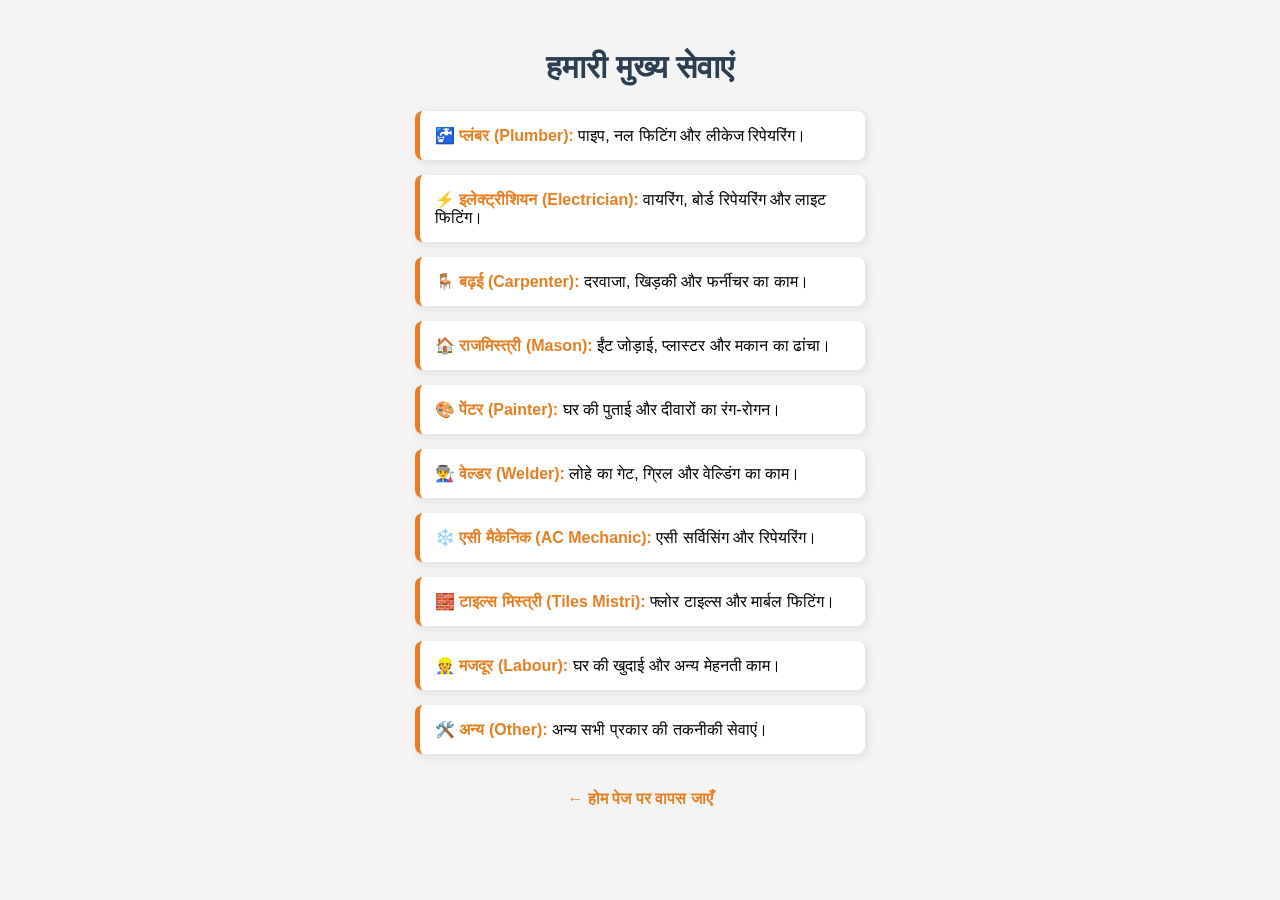
<file: services.html>
<!DOCTYPE html>
<html lang="hi">
<head>
    <meta charset="UTF-8">
    <title>हमारी सेवाएं - My Indian Workers</title>
    <style>
        body { font-family: sans-serif; padding: 20px; background: #f4f4f4; text-align: center; }
        .service-list { display: flex; flex-direction: column; gap: 15px; max-width: 450px; margin: auto; }
        .item { 
            background: white; 
            padding: 15px; 
            border-radius: 8px; 
            border-left: 5px solid #e67e22; 
            box-shadow: 2px 2px 10px rgba(0,0,0,0.1); 
            text-align: left; /* जानकारी पढ़ने में आसान बनाने के लिए */
        }
        h1 { color: #2c3e50; margin-bottom: 25px; }
        b { color: #e67e22; }
    </style>
</head>
<body>
    <h1>हमारी मुख्य सेवाएं</h1>
    
    <div class="service-list">
        <div class="item">🚰 <b>प्लंबर (Plumber):</b> पाइप, नल फिटिंग और लीकेज रिपेयरिंग।</div>
        <div class="item">⚡ <b>इलेक्ट्रीशियन (Electrician):</b> वायरिंग, बोर्ड रिपेयरिंग और लाइट फिटिंग।</div>
        <div class="item">🪑 <b>बढ़ई (Carpenter):</b> दरवाजा, खिड़की और फर्नीचर का काम।</div>
        <div class="item">🏠 <b>राजमिस्त्री (Mason):</b> ईंट जोड़ाई, प्लास्टर और मकान का ढांचा।</div>
        <div class="item">🎨 <b>पेंटर (Painter):</b> घर की पुताई और दीवारों का रंग-रोगन।</div>
        <div class="item">👨‍🏭 <b>वेल्डर (Welder):</b> लोहे का गेट, ग्रिल और वेल्डिंग का काम।</div>
        <div class="item">❄️ <b>एसी मैकेनिक (AC Mechanic):</b> एसी सर्विसिंग और रिपेयरिंग।</div>
        <div class="item">🧱 <b>टाइल्स मिस्त्री (Tiles Mistri):</b> फ्लोर टाइल्स और मार्बल फिटिंग।</div>
        <div class="item">👷 <b>मजदूर (Labour):</b> घर की खुदाई और अन्य मेहनती काम।</div>
        <div class="item">🛠️ <b>अन्य (Other):</b> अन्य सभी प्रकार की तकनीकी सेवाएं।</div>
    </div>

    <br><br>
    <a href="index.html" style="color: #e67e22; text-decoration: none; font-weight: bold;">
        ← होम पेज पर वापस जाएँ
    </a>
</body>
</html>
</file>
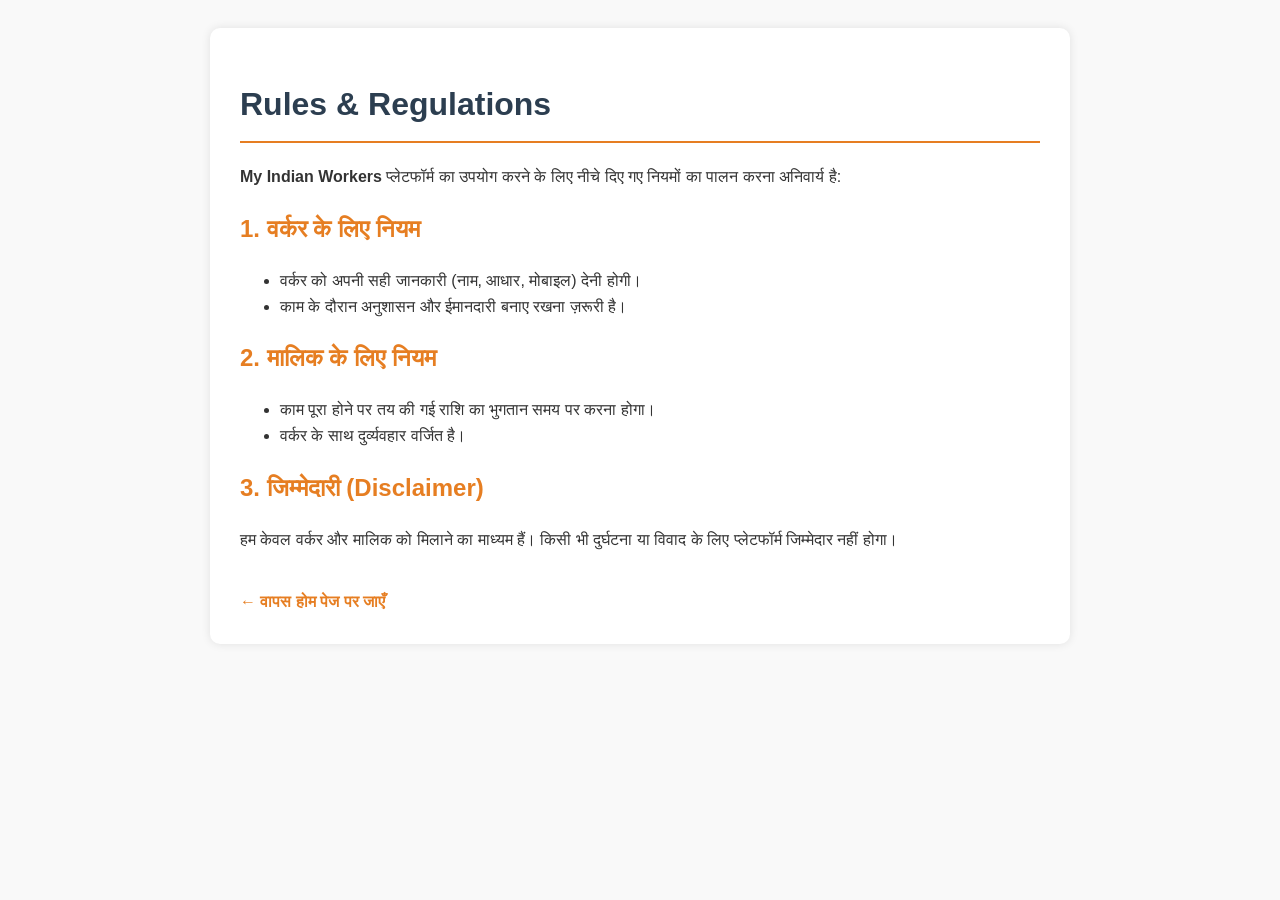
<file: terms.html>
<!DOCTYPE html>
<html lang="hi">
<head>
    <meta charset="UTF-8">
    <meta name="viewport" content="width=device-width, initial-scale=1.0">
    <title>नियम और शर्तें - My Indian Workers</title>
    <style>
        body { font-family: sans-serif; line-height: 1.6; padding: 20px; color: #333; background: #f9f9f9; }
        .container { max-width: 800px; margin: auto; background: white; padding: 30px; border-radius: 10px; box-shadow: 0 0 10px rgba(0,0,0,0.1); }
        h1 { color: #2c3e50; border-bottom: 2px solid #e67e22; padding-bottom: 10px; }
        h2 { color: #e67e22; margin-top: 20px; }
        ul { margin-bottom: 20px; }
        .back-btn { display: inline-block; margin-top: 20px; text-decoration: none; color: #e67e22; font-weight: bold; }
    </style>
</head>
<body>
    <div class="container">
        <h1>Rules & Regulations</h1>
        <p><strong>My Indian Workers</strong> प्लेटफॉर्म का उपयोग करने के लिए नीचे दिए गए नियमों का पालन करना अनिवार्य है:</p>

        <h2>1. वर्कर के लिए नियम</h2>
        <ul>
            <li>वर्कर को अपनी सही जानकारी (नाम, आधार, मोबाइल) देनी होगी।</li>
            <li>काम के दौरान अनुशासन और ईमानदारी बनाए रखना ज़रूरी है।</li>
        </ul>

        <h2>2. मालिक के लिए नियम</h2>
        <ul>
            <li>काम पूरा होने पर तय की गई राशि का भुगतान समय पर करना होगा।</li>
            <li>वर्कर के साथ दुर्व्यवहार वर्जित है।</li>
        </ul>

        <h2>3. जिम्मेदारी (Disclaimer)</h2>
        <p>हम केवल वर्कर और मालिक को मिलाने का माध्यम हैं। किसी भी दुर्घटना या विवाद के लिए प्लेटफॉर्म जिम्मेदार नहीं होगा।</p>

        <a href="index.html" class="back-btn">← वापस होम पेज पर जाएँ</a>
    </div>
</body>
</html>
</file>
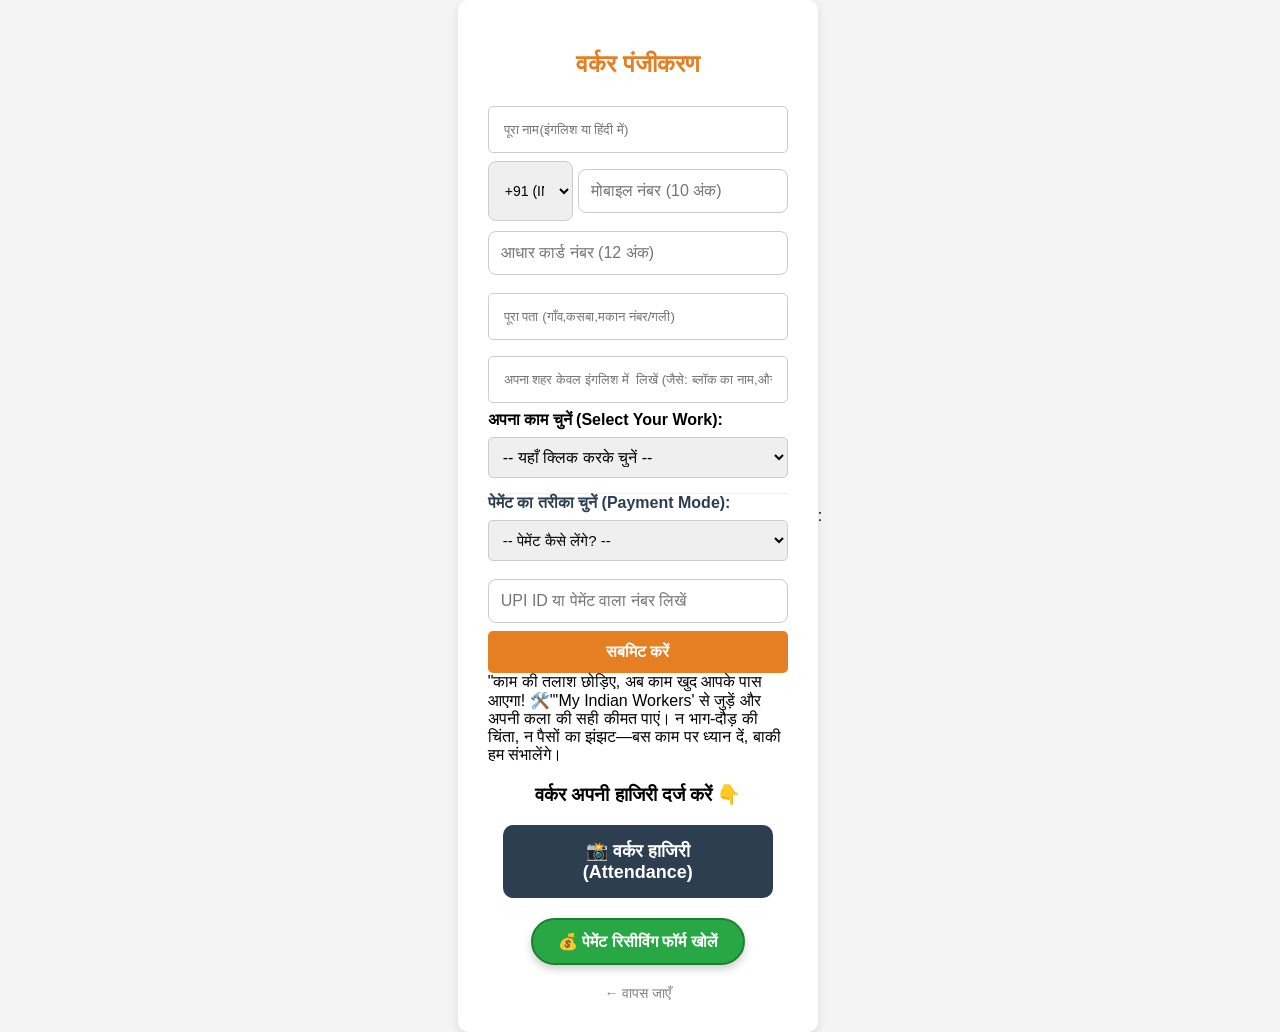
<file: worker-form.html>
<!DOCTYPE html>
<html lang="hi">
<head>
    <meta charset="UTF-8">
    <meta name="viewport" content="width=device-width, initial-scale=1.0">
    <title>वर्कर रजिस्ट्रेशन - My Indian Workers</title>
    <style>
        body { font-family: sans-serif; background: #f4f4f4; display: flex; justify-content: center; align-items: center; min-height: 100vh; margin: 0; }
        .form-container { background: white; padding: 30px; border-radius: 10px; box-shadow: 0 4px 10px rgba(0,0,0,0.1); width: 300px; }
        h2 { color: #e67e22; margin-bottom: 20px; text-align: center; }
        
        /* इनपुट बॉक्स स्टाइल */
        input { 
            width: 100%; 
            padding: 15px; 
            margin: 8px 0; 
            border: 1px solid #ccc; 
            border-radius: 5px; 
            box-sizing: border-box; /* इससे पैडिंग बाहर नहीं निकलती */
        }

        .submit-btn { 
            width: 100%; 
            padding: 12px; 
            background: #e67e22; 
            color: white; 
            border: none; 
            border-radius: 5px; 
            font-weight: bold; 
            cursor: pointer; 
            font-size: 16px;
        }
        
        .submit-btn:hover { background: #d35400; }
        .back { display: block; text-align: center; margin-top: 15px; color: gray; text-decoration: none; font-size: 14px; }

        /* Modal Styles - पॉप-अप के लिए */
        .modal-overlay {
            display: none;
            position: fixed;
            top: 0; left: 0; width: 100%; height: 100%;
            background: rgba(0,0,0,0.7);
            z-index: 1000;
            justify-content: center;
            align-items: center;
        }
        .modal-content {
            background: white;
            padding: 20px;
            border-radius: 10px;
            max-width: 350px;
            width: 90%;
            max-height: 85vh;
            overflow-y: auto;
        }
        .modal-header {
            font-size: 20px;
            font-weight: bold;
            color: #d35400;
            border-bottom: 2px solid #eee;
            padding-bottom: 10px;
            margin-bottom: 15px;
            text-align: center;
        }
        .agree-btn {
            width: 100%;
            padding: 12px;
            background: #27ae60;
            color: white;
            border: none;
            border-radius: 5px;
            font-weight: bold;
            cursor: pointer;
            margin-top: 15px;
        }
    </style>
</head>
<body>

<div id="workerModal" class="modal-overlay">
    <div class="modal-content">
        <div class="modal-header">⚠️ ज़रूरी सूचना - My Indian Workers</div>
        <div class="modal-body">
            <p><strong>रुकिए!</strong> यदि आप कंपनी के साथ लाइफटाइम तक काम करना चाहते हैं, तो ध्यान दें:</p>
            <ul>
                <li><strong>ईमानदारी:</strong> आप मालिक से मिलकर कंपनी को धोखा नहीं देंगे। काम का पैसा आप स्वयं नकद (Cash) नहीं लेंगे। मालिक से कहें कि पेमेंट सीधे कंपनी के खाते में जमा करें।</li>
                <li><strong>REPORTING:</strong> काम खत्म होने के बाद आपको 'Work Completed' फॉर्म सबमिट करना होगा।</li>
                <li><strong>काम की गारंटी:</strong> आप कंपनी को जितना फायदा पहुँचाएंगे, आपको उतना ही ज्यादा काम मिलेगा।</li>
                <li><strong>सावधान:</strong> यदि आप मालिक से सीधे डीलिंग करते हैं, तो कंपनी आपको हमेशा के लिए <b>ब्लॉक</b> कर देगी।</li>
            </ul>
            <p style="text-align:center;"><b>अब आप खुद सोचिए, आपको पूरी लाइफ काम करना है या सिर्फ एक दिन के लिए?</b></p>
        </div>
        <div class="modal-footer">
            <button class="agree-btn" id="confirmSubmit">मैं सहमत हूँ और ईमानदारी से काम करूँगा</button>
        </div>
    </div>
</div>

<div class="form-container">
    <h2>वर्कर पंजीकरण</h2>
    
   <form id="workerForm">
    <input type="text" id="regName" name="regName" placeholder="पूरा नाम(इंगलिश या हिंदी में)" required>
    <div style="display: flex; gap: 5px; margin-bottom: 10px;">
    <select name="countryCode" style="width: 85px; padding: 12px; border: 1px solid #ccc; border-radius: 8px; font-size: 14px;">
        <option value="+91">+91 (IN)</option>
        <option value="+966">+966 (SA)</option>
        <option value="+971">+971 (UAE)</option>
    </select>

    <input type="tel" 
           name="regMobile" 
           id="regMobile"
           placeholder="मोबाइल नंबर (10 अंक)" 
           pattern="[0-9]{10}" 
           title="कृपया 10 अंकों का सही मोबाइल नंबर डालें" 
           maxlength="10" 
           oninput="this.value = this.value.replace(/[^0-9]/g, '');"
           style="flex: 1; padding: 12px; border: 1px solid #ccc; border-radius: 8px; font-size: 16px; box-sizing: border-box;"
           required>
</div>
<div style="width: 100%; margin-bottom: 10px;">
    <input type="tel" 
           name="regAadhar" 
           id="regAadhar"
           placeholder="आधार कार्ड नंबर (12 अंक)" 
           pattern="[0-9]{12}" 
           title="आधार कार्ड 12 अंकों का होना चाहिए" 
           maxlength="12" 
           oninput="this.value = this.value.replace(/[^0-9]/g, '');"
           style="width: 100%; padding: 12px; border: 1px solid #ccc; border-radius: 8px; font-size: 16px; box-sizing: border-box; display: block;"
           required>
</div>

<input type="text" name="regAddress"
id="regAddress"
placeholder="पूरा पता (गाँव,कसबा,मकान नंबर/गली)" required>
    
<input type="text" name="regCity"
id="regCity"
placeholder="अपना शहर केवल इंगलिश में  लिखें (जैसे: ब्लॉक का नाम,और शहर, जिला)" required>

<div class="form-group">
    <label for="workInput" style="display: block; margin-bottom: 8px; font-weight: bold;">
        अपना काम चुनें (Select Your Work):
    </label>
    
    <select id="workInput" name="regWork" required 
        style="width: 100%; padding: 10px; border-radius: 5px; border: 1px solid #ccc; font-size: 16px;">
        <option value="">-- यहाँ क्लिक करके चुनें --</option>
        <option value="Plumber">प्लंबर (Plumber)</option>
        <option value="Electrician">इलेक्ट्रीशियन (Electrician)</option>
        <option value="Carpenter">बढ़ई (Carpenter)</option>
        <option value="Mason">राजमिस्त्री (Mason)</option>
        <option value="Painter">पेंटर (Painter)</option>
        <option value="Welder">वेल्डर (Welder)</option>
        <option value="AC Mechanic">एसी मैकेनिक (AC Mechanic)</option>
        <option value="Tiles Mistri">टाइल्स मिस्त्री (Tiles Mistri)</option>
        <option value="Labour">मजदूर (Labour)</option>
        <option value="Other">अन्य (Other)</option>
    </select>
</div>



<div style="margin-top: 15px; border-top: 1px solid #eee; pt-10">
    <label style="display: block; margin-bottom: 8px; font-weight: bold; color: #2c3e50;">
        पेमेंट का तरीका चुनें (Payment Mode):
    </label>
    
    <select name="regPaymentMethod" required 
        style="width: 100%; padding: 10px; border-radius: 5px; border: 1px solid #ccc; font-size: 15px; margin-bottom: 10px;">
        <option value="">-- पेमेंट कैसे लेंगे? --</option>
        <option value="UPI">UPI (PhonePe, Google Pay, Paytm)</option>
        <option value="Mobile Number">मोबाइल नंबर पर</option>
        <option value="Bank Account">बैंक खाता (Account Details)</option>
    </select>

    <input type="text" 
           name="regPaymentDetails" 
           placeholder="UPI ID या पेमेंट वाला नंबर लिखें" 
           style="width: 100%; padding: 12px; border: 1px solid #ccc; border-radius: 8px; font-size: 16px; box-sizing: border-box;"
           required>
</div>








     <input type="hidden" name="userType" value="worker">

    <button type="submit" class="submit-btn">सबमिट करें</button>
    
    ​"काम की तलाश छोड़िए, अब काम खुद आपके पास आएगा! 🛠️"
​'My Indian Workers' से जुड़ें और अपनी कला की सही कीमत पाएं।
न भाग-दौड़ की चिंता, न पैसों का झंझट—बस काम पर ध्यान दें, बाकी हम संभालेंगे।
    
</form>
<div style="text-align:center; margin-top:20px;">
        <h3>वर्कर अपनी हाजिरी दर्ज करें 👇</h3>
    <button onclick="window.location.href='attendance.html'" 
            style="background:#2c3e50; color:white; padding:15px 30px; border:none; border-radius:10px; font-weight:bold; cursor:pointer; width:90%; font-size:18px;">
        📸 वर्कर हाजिरी (Attendance)
    </button>
</div>







<div class="receiving-button-wrapper" style="text-align: center; margin: 20px;">
    
    <style>
        .worker-btn-green {
            display: inline-block;
            background-color: #28a745; /* गहरा हरा रंग */
            color: white !important;
            padding: 12px 25px;
            font-size: 16px;
            font-weight: bold;
            text-decoration: none;
            border-radius: 30px;
            box-shadow: 0 4px 8px rgba(0,0,0,0.2);
            transition: 0.3s;
            border: 2px solid #1e7e34; /* बॉर्डर थोड़ा और गहरा हरा */
            cursor: pointer;
            font-family: Arial, sans-serif;
        }

        .worker-btn-green:hover {
            background-color: #218838; /* माउस ले जाने पर थोड़ा और गहरा होगा */
            transform: scale(1.05);
            box-shadow: 0 6px 12px rgba(0,0,0,0.3);
        }

        .worker-btn-green:active {
            transform: scale(0.98);
        }
    </style>

    <a href="receiving.html" class="worker-btn-green">
        💰 पेमेंट रिसीविंग फॉर्म खोलें
    </a>
</div>








   <a href="login-choice.html" class="back">← वापस जाएँ</a>
</div>

<script>
    const SCRIPT_URL = "https://script.google.com/macros/s/AKfycbwHQhKVDdh4bDLJKALThmdPjQPQshQMcH1JAOW73WbFzfR5C_4m09qgfpoqjO7fjvg/exec"; 
    const form = document.getElementById('workerForm');
    const modal = document.getElementById('workerModal');
    const confirmBtn = document.getElementById('confirmSubmit');

    // फॉर्म सबमिट होने पर पहले पॉप-अप दिखाएं
    form.addEventListener('submit', function(e) {
        e.preventDefault();
        modal.style.display = 'flex'; // पॉप-अप खोलें
    });

    // जब यूजर पॉप-अप में "सहमत हूँ" बटन दबाए
    confirmBtn.addEventListener('click', function() {
        modal.style.display = 'none'; // पॉप-अप बंद करें
        
        const btn = form.querySelector('.submit-btn');
        btn.innerText = "⏳ प्रोसेसिंग...";
        btn.disabled = true;

        const formData = new FormData(form); 
        const data = {};

        formData.forEach((value, key) => { 
            data[key] = value; 
        });

        // मोबाइल नंबर एरर ठीक करने के लिए यहाँ बदलाव किया गया है
        // नंबर के आगे ' जोड़ने से Google Sheet में #ERROR! नहीं आएगा
        data.regMobile = "'" + (formData.get('countryCode') || "") + (formData.get('regMobile') || "");

        fetch(SCRIPT_URL, {
            method: 'POST',
            mode: 'no-cors',
            body: JSON.stringify(data)
        }).then(() => {
            alert("सफलतापूर्वक आपका रजिस्ट्रेशन हो गया!");
            location.reload();
        }).catch(() => {
            alert("कुछ गड़बड़ हुई, दोबारा प्रयास करें।");
            btn.innerText = "सबमिट करें";
            btn.disabled = false;
        });
    });
</script>




</body>
</html>

 : <input type="hidden" name="userType" value="worker">
</file>
<file: style.css>
/* 1. पूरी वेबसाइट के लिए सेटिंग */
* {
    margin: 0;
    padding: 0;
    box-sizing: border-box;
    font-family: 'Poppins', sans-serif;
}

html, body {
    width: 100%;
    overflow-x: hidden; /* साइड में खिसकना बंद होगा */
}

/* 2. नेविगेशन बार (Header) - इसे छोटा किया गया है */
.navbar {
    display: flex;
    justify-content: space-between;
    align-items: center;
    background: linear-gradient(135deg, #2c3e50, #34495e);
    padding: 10px 3%;
    position: sticky;
    top: 0;
    z-index: 1000;
}

.logo {
    color: #f39c12;
    font-size: 22px; /* अक्षर छोटे किए ताकि लॉगिन न कटे */
    font-weight: bold;
    text-decoration: none;
}

.nav-links {
    display: flex;
    gap: 15px;
}

.nav-links a {
    color: white;
    text-decoration: none;
    font-size: 13px; /* मोबाइल पर फिट आने के लिए */
}
/* मॉडर्न प्रीमियम हीरो सेक्शन */
.hero {
    /* नए जमाने का स्टाइलिश ग्रेडिएंट (गहरा नीला, बैंगनी और काला मिक्स) */
    background: radial-gradient(circle at top right, #2c3e50, transparent),
                radial-gradient(circle at bottom left, #000000, transparent),
                linear-gradient(135deg, #1a1e26 0%, #2c3e50 100%);
    
    padding: 60px 5% 40px; /* मोबाइल पर अच्छी ऊंचाई */
    text-align: center;
    color: white;
    position: relative;
    overflow: hidden;
    width: 100%;
    display: flex;
    flex-direction: column;
    justify-content: center;
    align-items: center;
}

/* हीरो सेक्शन - लंबाई बढ़ाई गई है ताकि बटन और टेक्स्ट साफ दिखें */
.hero-section {
    position: relative;
    width: 100%;
    
    /* लंबाई को 50vh से बढ़ाकर 70vh कर दिया गया है */
    min-height: 50vh; 
    
    background-image: url('https://i.postimg.cc/Njx4DmVm/1776339953562.png');
    background-size: cover; 
    background-position: center center; 
    background-repeat: no-repeat;
    display: flex;
    justify-content: center;
    align-items: center; 
    overflow: hidden;
    background-color: #2c3e50;
}

/* मोबाइल के लिए स्पेशल सेटिंग्स */
@media (max-width: 600px) {
    .hero-section {
        /* मोबाइल पर लंबाई को 60vh किया ताकि बटन नीचे न दबे */
        min-height: 47vh; 
        background-size: cover;
    }
    
    .hero-content h1 {
        font-size: 24px;
        margin-bottom: 15px;
        line-height: 1.2;
    }
    
    .hero-content p {
        font-size: 15px;
        margin-bottom: 20px;
    }

    /* सर्च बटन के लिए अतिरिक्त जगह */
    .search-btn {
        padding: 12px 25px !important;
        font-size: 16px !important;
    }
}

.hero-overlay {
    position: absolute;
    top: 0;
    left: 0;
    width: 100%;
    height: 100%;
    background-color: rgba(0, 0, 0, 0.5); /* हल्का सा और गहरा किया ताकि टेक्स्ट चमके */
    z-index: 1;
}

.hero-content {
    position: relative;
    z-index: 2;
    text-align: center;
    color: #ffffff;
    padding: 20px;
    width: 95%;
    /* ऊपर से थोड़ी जगह छोड़ी गई है */
    margin-top: 10px;
}



.hero-overlay {
    position: absolute;
    top: 0;
    left: 0;
    width: 100%;
    height: 100%;
    background-color: rgba(0, 0, 0, 0.3); /* कालापन थोड़ा कम किया ताकि फोटो साफ दिखे */
    z-index: 1;
}

.hero-content {
    position: relative;
    z-index: 2;
    text-align: center;
    color: #ffffff;
    padding: 10px;
    margin-top: 20px;
}


.hero-overlay {
    position: absolute;
    top: 0;
    left: 0;
    width: 100%;
    height: 100%;
    background-color: rgba(0, 0, 0, 0.3); /* कालापन थोड़ा कम किया ताकि फोटो साफ दिखे */
    z-index: 1;
}

.hero-content {
    position: relative;
    z-index: 2;
    text-align: center;
    color: #ffffff;
    padding: 10px;
    margin-top: 20px;
}



.hero-overlay {
    position: absolute;
    top: 0;
    left: 0;
    width: 100%;
    height: 100%;
    background-color: rgba(0, 0, 0, 0.4); 
    z-index: 1;
}

.hero-content {
    position: relative;
    z-index: 2;
    text-align: center;
    color: #ffffff;
    padding: 15px;
    margin-top: 30px; /* टेक्स्ट को थोड़ा ऊपर शिफ्ट किया */
}



/* स्क्रीन पर काला पर्दा (Overlay) - इसे थोड़ा हल्का कर दिया है */
.hero-overlay {
    position: absolute;
    top: 0;
    left: 0;
    width: 100%;
    height: 100%;
    background-color: rgba(0, 0, 0, 0.4); /* 40% कालापन */
    z-index: 1;
}

/* टेक्स्ट को पर्दे के ऊपर लाने के लिए z-index और मार्जिन */
.hero-content {
    position: relative;
    z-index: 2;
    text-align: center;
    color: #ffffff;
    padding: 20px;
    max-width: 90%;
    margin-top: 50px; /* टेक्स्ट को फोटो के ऊपरी हिस्से पर रखने के लिए */
}


/* स्क्रीन पर गहरा काला पर्दा ताकि टेक्स्ट साफ़ दिखे */
.hero-overlay {
    position: absolute;
    top: 0;
    left: 0;
    width: 100%;
    height: 100%;
    background-color: rgba(0, 0, 0, 0.5); /* इसे कम-ज्यादा कर सकते हैं */
    z-index: 1;
}

/* टेक्स्ट को पर्दे के ऊपर लाने के लिए z-index */
.hero-content {
    position: relative;
    z-index: 2;
    text-align: center;
    color: #ffffff;
    padding: 20px;
    max-width: 90%;
}


/* स्क्रीन पर हल्का काला पर्दा (ताकि टेक्स्ट साफ़ दिखे) */
.hero-overlay {
    position: absolute;
    top: 0;
    left: 0;
    width: 100%;
    height: 100%;
    background-color: rgba(0, 0, 0, 0.6); /* 60% कालापन, स्क्रीनशॉट जैसा */
    display: flex;
    justify-content: center;
    align-items: center;
}

/* 2. टेक्स्ट का स्टाइल (सफ़ेद और साफ़) */
.hero-content {
    text-align: center;
    color: #ffffff; /* शुद्ध सफ़ेद टेक्स्ट */
    padding: 20px;
    max-width: 90%;
}

.hero-content h1 {
    font-size: 32px; /* मोबाइल के लिए बड़ा हेडिंग */
    font-weight: bold;
    line-height: 1.3;
    margin-bottom: 20px;
}

.hero-content p {
    font-size: 16px;
    line-height: 1.6;
    margin-bottom: 30px;
}

/* 3. सर्च बार का डिजाइन (सफ़ेद और केसरी रंग) */
.search-bar {
    background-color: #ffffff;
    border-radius: 50px; /* बिल्कुल गोल किनारे */
    padding: 10px;
    display: flex;
    align-items: center;
    box-shadow: 0 4px 10px rgba(0,0,0,0.3); /* नीचे हल्का सा साया */
}

/* इनपुट बॉक्स */
.search-bar input {
    border: none;
    outline: none;
    padding: 10px 15px;
    flex: 1; /* पूरी जगह लेने के लिए */
    font-size: 14px;
    color: #333333;
    background: transparent;
}

/* केसरी रंग का 'खोजें' बटन */
.search-bar button {
    background-color: #e67e22; /* स्क्रीनशॉट जैसा केसरी रंग */
    color: #ffffff;
    border: none;
    outline: none;
    padding: 10px 25px;
    border-radius: 50px;
    cursor: pointer;
    font-size: 16px;
    font-weight: bold;
    transition: background-color 0.3s ease;
}

.search-bar button:hover {
    background-color: #d35400; /* दबाने पर गहरा रंग */
}

/* फूटर का नया प्रोफेशनल स्टाइल */
footer {
    background-color: #2c3e50; /* गहरा नीला/काला रंग (स्क्रीनशॉट जैसा) */
    color: #ffffff; /* मुख्य टेक्स्ट का रंग सफ़ेद */
    padding: 20px 15px;
    text-align: center;
    font-family: 'Arial', sans-serif;
    border-top: 4px solid #e67e22; /* ऊपर की तरफ पतली केसरी पट्टी */
}

/* कॉपीराइट वाली लाइन */
footer p {
    font-size: 14px;
    margin-bottom: 15px;
}

/* 'My Indian Workers' नाम का रंग */
footer p span.brand-name {
    color: #e67e22; /* केसरी रंग */
    font-weight: bold;
}

/* 'नियम और शर्तें' और एडमिन वाला हिस्सा */
.footer-links {
    margin-top: 10px;
    font-size: 13px;
}

.footer-links a {
    color: #e67e22; /* लिंक का रंग केसरी */
    text-decoration: none;
    margin: 0 5px;
}

.footer-links a:hover {
    text-decoration: underline;
}

/* एडमिन के नाम का स्टाइल */
.admin-info {
    margin-top: 15px;
    color: #bdc3c7; /* हल्का ग्रे रंग */
    font-size: 12px;
}

.admin-name {
    color: #e67e22;
    font-weight: bold;
}
/* संपर्क करें वाले डिब्बों का स्टाइल */
.contact-card {
    background-color: #ffffff;
    border-radius: 15px;
    padding: 20px;
    margin: 15px auto; /* 'auto' लिखने से डिब्बा बीच (Center) में आ जाएगा */
    
    width: 85%;      /* मोबाइल स्क्रीन की 85% चौड़ाई लेगा */
    max-width: 400px; /* बड़े फोन पर भी 400px से ज्यादा चौड़ा नहीं होगा */
    
    box-shadow: 0 4px 8px rgba(0,0,0,0.1);
    border: 1px solid #eee;
    text-align: center;
}

.hero-content h1 {
    word-wrap: break-word; /* लंबा शब्द होने पर अगली लाइन में आ जाएगा */
    padding: 0 10px;
}


/* जब बटन लॉक हो तो ऐसा दिखेगा */
.btn-disabled {
    background-color: #bdc3c7 !important;
    cursor: not-allowed !important;
    opacity: 0.6;
}


/* कंडीशन टेक्स्ट को लाल करने के लिए सुधार */
.condition-text {
    color: #ff0000 !important; /* शुद्ध लाल रंग और सबसे ज्यादा प्राथमिकता */
    font-weight: bold !important;
    font-size: 15px;
    margin: 20px 0;
    text-align: left;
    line-height: 1.6;
    display: block; /* यह पक्का करेगा कि यह सही से दिखे */
}


.payment-btn {
    width: 100%;
    background: linear-gradient(45deg, #f1c40f, #f39c12);
    color: #000;
    border: none;
    padding: 15px;
    border-radius: 10px;
    font-size: 18px;
    font-weight: bold;
    cursor: pointer;
    box-shadow: 0 4px 15px rgba(243, 156, 18, 0.4);
    margin-bottom: 20px;
    display: flex;
    align-items: center;
    justify-content: center;
    gap: 10px;
}

.payment-btn:hover {
    background: linear-gradient(45deg, #f39c12, #e67e22);
}

/* इसे CSS फ़ाइल में सबसे नीचे पेस्ट करें */
.condition-text { 
    background: #fff5f5; /* हल्का लाल बैकग्राउंड */
    color: #c0392b; /* गहरा लाल टेक्स्ट */
    padding: 12px; 
    border-radius: 8px; 
    font-size: 14px; 
    margin: 15px 0; 
    text-align: left; 
    border: 1px solid #f5c6cb; /* लाल बॉर्डर */
    border-left: 5px solid #e74c3c; /* बाईं ओर मोटी लाल लाइन */
    font-weight: 500;
}


/* यह हिस्सा अपने आप <h2> वाले टेक्स्ट यानी "वर्कर हाजिरी" को रंगीन कर देगा */

/* हमारी सेवाएं सेक्शन - नया कलर (Soft Orange/Gold) */
main {
    background: linear-gradient(135deg, #fff9f1 0%, #ffe0b2 100%); /* हल्का नारंगी और क्रीम शेड */
    padding: 60px 5% !important;
    text-align: center;
}

main h2 {
    color: #e67e22; /* गहरा केसरी */
    font-size: 32px;
    margin-bottom: 15px;
    font-weight: bold;
}

/* संपर्क करें सेक्शन - नया डार्क प्रीमियम कलर */
#contact {
    /* गहरा नीला-काले रंग का प्रीमियम ग्रेडिएंट */
    background: linear-gradient(180deg, #1a2a3a 0%, #0d151f 100%) !important; 
    color: white !important;
    padding: 80px 5% !important;
    border-top: 5px solid #f39c12; /* ऊपर एक पतली सुनहरी पट्टी */
    border-top-left-radius: 40px;
    border-top-right-radius: 40px;
}

#contact h2 {
    color: #ffffff !important;
    text-shadow: 2px 2px 4px rgba(0,0,0,0.5);
    font-size: 34px !important;
}

/* संपर्क कार्ड्स का नया ग्लास-लुक कलर */
.contact-card-new {
    /* हल्का सा सुनहरा सफेद पारदर्शी रंग */
    background: rgba(243, 156, 18, 0.1) !important; 
    backdrop-filter: blur(15px);
    padding: 30px;
    border-radius: 20px;
    width: 280px;
    border: 1px solid rgba(243, 156, 18, 0.3); /* केसरी बॉर्डर */
    transition: all 0.3s ease;
    box-shadow: 0 10px 20px rgba(0,0,0,0.2);
}

.contact-card-new:hover {
    transform: translateY(-10px);
    background: rgba(243, 156, 18, 0.2) !important;
    border: 1px solid #f39c12;
}

.contact-card-new h4 {
    color: #f39c12; /* केसरी टाइटल */
    font-size: 22px;
}

.contact-card-new p {
    color: #ffffff; /* शुद्ध सफेद टेक्स्ट */
    font-weight: 500;
}

/* हमारी सेवाएं सेक्शन का नया लुक */
</file>
